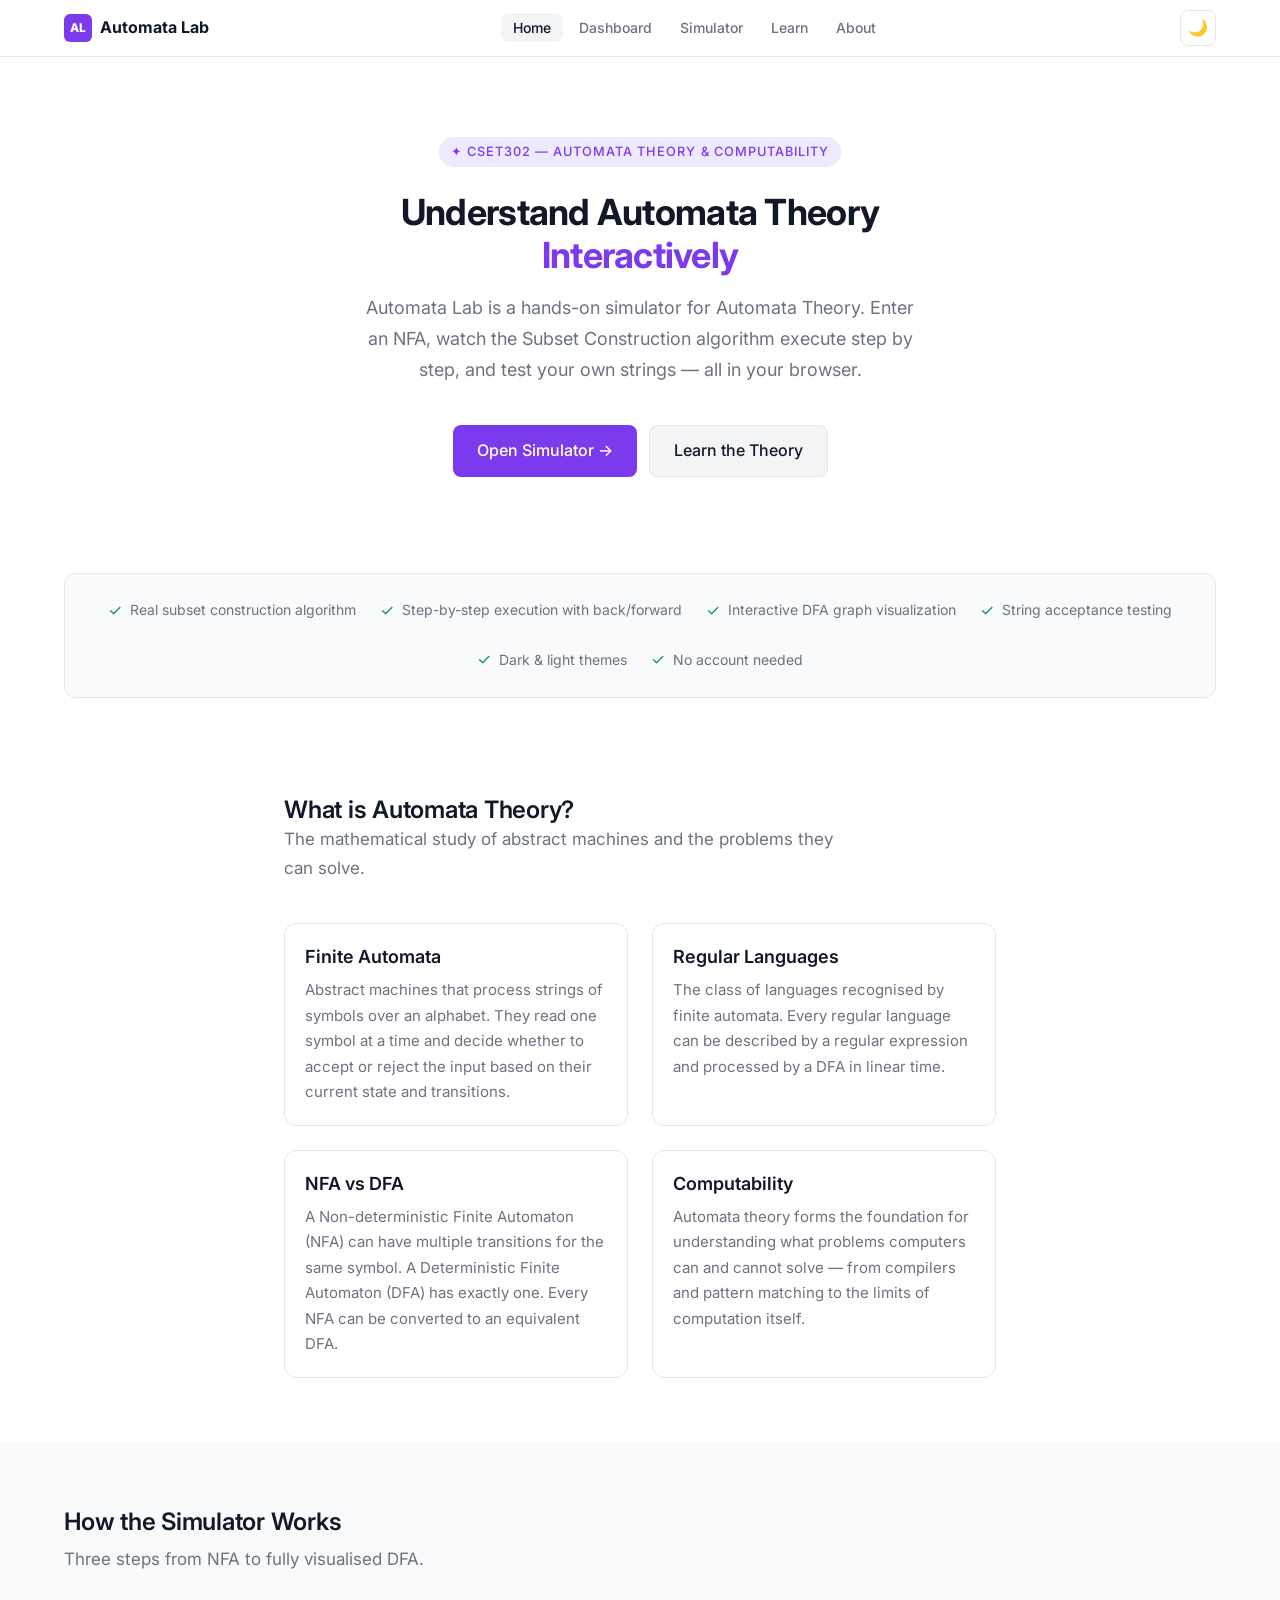
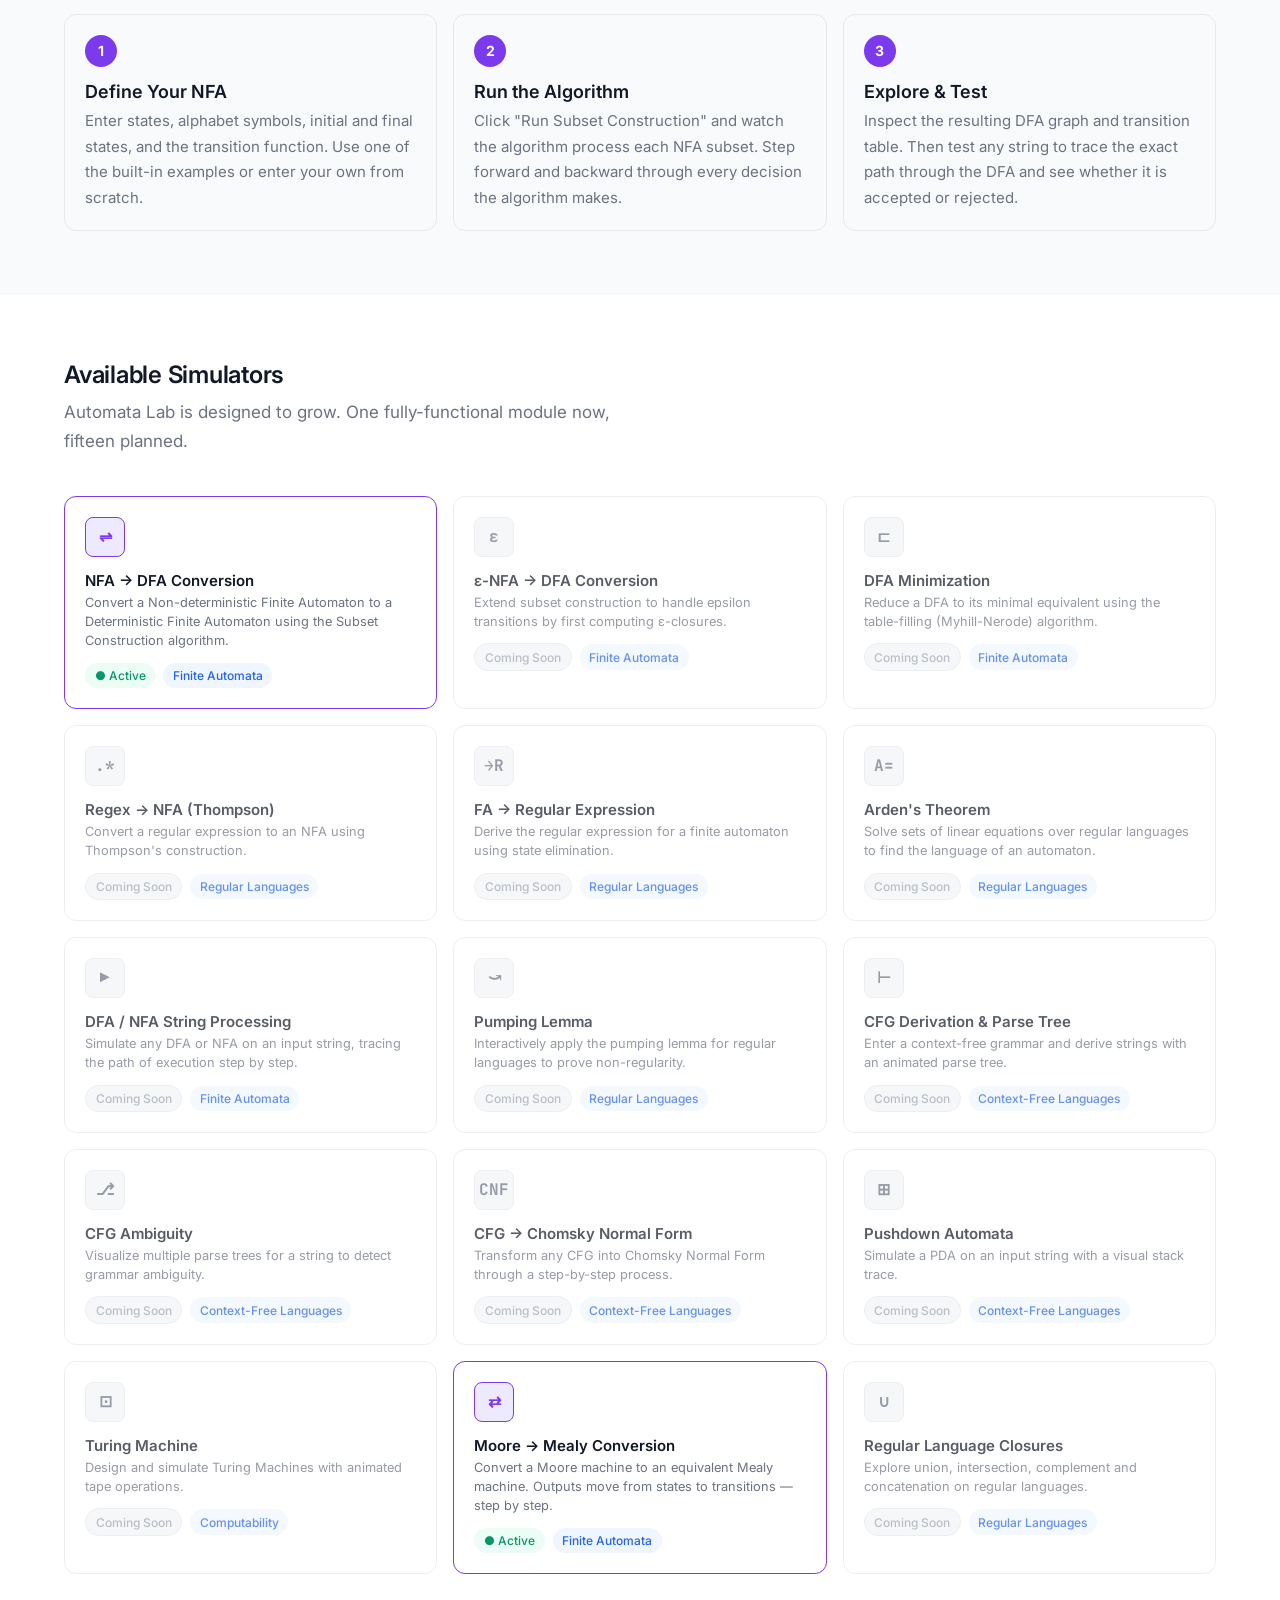
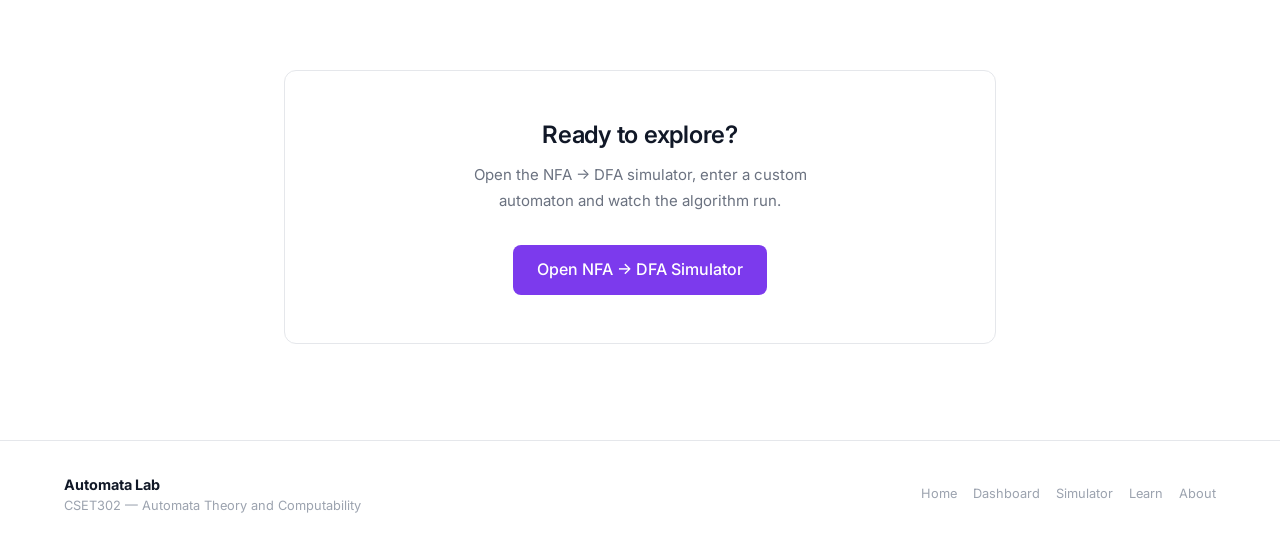
<file: index.html>
<!DOCTYPE html>
<html lang="en">
<head>
  <meta charset="UTF-8" />
  <meta name="viewport" content="width=device-width, initial-scale=1.0" />
  <title>Automata Lab — Interactive Automata Theory Simulator</title>
  <meta name="description" content="An interactive educational platform for learning Automata Theory. Convert NFAs to DFAs, visualize automata, and test strings — step by step." />
  <link rel="preconnect" href="https://fonts.googleapis.com" />
  <link rel="preconnect" href="https://fonts.gstatic.com" crossorigin />
  <link href="https://fonts.googleapis.com/css2?family=Inter:wght@400;500;600;700&family=JetBrains+Mono:wght@400;600&display=swap" rel="stylesheet" />
  <link rel="stylesheet" href="css/style.css" />
  <script src="js/components/layout.js" defer></script>
  <script src="js/data/simulatorRegistry.js"></script>
</head>
<body>

  <!-- Hero -->
  <main>
    <section class="hero">
      <div class="container">
        <div class="hero-kicker" aria-label="University Project">
          ✦ CSET302 — Automata Theory &amp; Computability
        </div>
        <h1>Understand Automata Theory<br/><span style="color:var(--accent)">Interactively</span></h1>
        <p>Automata Lab is a hands-on simulator for Automata Theory. Enter an NFA, watch the Subset Construction algorithm execute step by step, and test your own strings — all in your browser.</p>
        <div class="hero-actions">
          <a href="simulator.html" class="btn btn-primary btn-lg">
            Open Simulator →
          </a>
          <a href="learning.html" class="btn btn-secondary btn-lg">
            Learn the Theory
          </a>
        </div>
      </div>
    </section>

    <!-- Feature strip -->
    <section class="section-sm" aria-label="Key features">
      <div class="container">
        <div class="feature-strip">
          <div class="feature-item"><span class="fi-icon" aria-hidden="true">✓</span> Real subset construction algorithm</div>
          <div class="feature-item"><span class="fi-icon" aria-hidden="true">✓</span> Step-by-step execution with back/forward</div>
          <div class="feature-item"><span class="fi-icon" aria-hidden="true">✓</span> Interactive DFA graph visualization</div>
          <div class="feature-item"><span class="fi-icon" aria-hidden="true">✓</span> String acceptance testing</div>
          <div class="feature-item"><span class="fi-icon" aria-hidden="true">✓</span> Dark &amp; light themes</div>
          <div class="feature-item"><span class="fi-icon" aria-hidden="true">✓</span> No account needed</div>
        </div>
      </div>
    </section>

    <!-- What is Automata Theory -->
    <section class="section" aria-labelledby="what-is-heading">
      <div class="container-sm">
        <h2 id="what-is-heading">What is Automata Theory?</h2>
        <p class="section-subtitle">The mathematical study of abstract machines and the problems they can solve.</p>
        <div class="grid-2" style="gap:1.5rem">
          <div class="card">
            <h3 style="margin-bottom:.5rem">Finite Automata</h3>
            <p>Abstract machines that process strings of symbols over an alphabet. They read one symbol at a time and decide whether to accept or reject the input based on their current state and transitions.</p>
          </div>
          <div class="card">
            <h3 style="margin-bottom:.5rem">Regular Languages</h3>
            <p>The class of languages recognised by finite automata. Every regular language can be described by a regular expression and processed by a DFA in linear time.</p>
          </div>
          <div class="card">
            <h3 style="margin-bottom:.5rem">NFA vs DFA</h3>
            <p>A Non-deterministic Finite Automaton (NFA) can have multiple transitions for the same symbol. A Deterministic Finite Automaton (DFA) has exactly one. Every NFA can be converted to an equivalent DFA.</p>
          </div>
          <div class="card">
            <h3 style="margin-bottom:.5rem">Computability</h3>
            <p>Automata theory forms the foundation for understanding what problems computers can and cannot solve — from compilers and pattern matching to the limits of computation itself.</p>
          </div>
        </div>
      </div>
    </section>

    <!-- How it works -->
    <section class="section" style="background:var(--bg-elevated)" aria-labelledby="how-heading">
      <div class="container">
        <h2 id="how-heading" class="section-title">How the Simulator Works</h2>
        <p class="section-subtitle">Three steps from NFA to fully visualised DFA.</p>
        <div class="steps">
          <div class="step-card animate-in">
            <div class="step-num" aria-hidden="true">1</div>
            <h3>Define Your NFA</h3>
            <p>Enter states, alphabet symbols, initial and final states, and the transition function. Use one of the built-in examples or enter your own from scratch.</p>
          </div>
          <div class="step-card animate-in">
            <div class="step-num" aria-hidden="true">2</div>
            <h3>Run the Algorithm</h3>
            <p>Click "Run Subset Construction" and watch the algorithm process each NFA subset. Step forward and backward through every decision the algorithm makes.</p>
          </div>
          <div class="step-card animate-in">
            <div class="step-num" aria-hidden="true">3</div>
            <h3>Explore &amp; Test</h3>
            <p>Inspect the resulting DFA graph and transition table. Then test any string to trace the exact path through the DFA and see whether it is accepted or rejected.</p>
          </div>
        </div>
      </div>
    </section>

    <!-- Available modules -->
    <section class="section" aria-labelledby="modules-heading">
      <div class="container">
        <h2 id="modules-heading" class="section-title">Available Simulators</h2>
        <p class="section-subtitle">Automata Lab is designed to grow. One fully-functional module now, fifteen planned.</p>
        <div class="grid-auto" id="home-module-grid" role="list">
          <!-- Rendered by JS -->
        </div>
      </div>
    </section>

    <!-- CTA -->
    <section class="section-sm" aria-label="Call to action">
      <div class="container-sm" style="text-align:center">
        <div class="card" style="padding:3rem 2rem">
          <h2 style="margin-bottom:.75rem">Ready to explore?</h2>
          <p style="margin-bottom:2rem;max-width:400px;margin-left:auto;margin-right:auto">Open the NFA → DFA simulator, enter a custom automaton and watch the algorithm run.</p>
          <a href="simulator.html" class="btn btn-primary btn-lg">Open NFA → DFA Simulator</a>
        </div>
      </div>
    </section>
  </main>

  <script>
    // Render module preview grid
    document.addEventListener('DOMContentLoaded', function () {
      const grid = document.getElementById('home-module-grid');
      if (!grid || typeof SIMULATORS === 'undefined') return;

      SIMULATORS.forEach(function (mod) {
        const isActive = mod.status === 'active';
        const div = document.createElement(isActive ? 'a' : 'div');
        if (isActive) div.href = mod.page || 'simulator.html';
        div.className = 'module-card' + (isActive ? ' active-module' : ' coming-soon');
        div.setAttribute('role', 'listitem');
        div.innerHTML = `
          <div class="module-icon" aria-hidden="true">${mod.icon}</div>
          <div>
            <div class="module-title">${mod.title}</div>
            <div class="module-desc">${mod.description}</div>
          </div>
          <div class="module-meta">
            <span class="badge ${isActive ? 'badge-active' : 'badge-soon'}">
              ${isActive ? '● Active' : 'Coming Soon'}
            </span>
            <span class="badge badge-info">${mod.topic}</span>
          </div>
        `;
        grid.appendChild(div);
      });
    });
  </script>
</body>
</html>
</file>
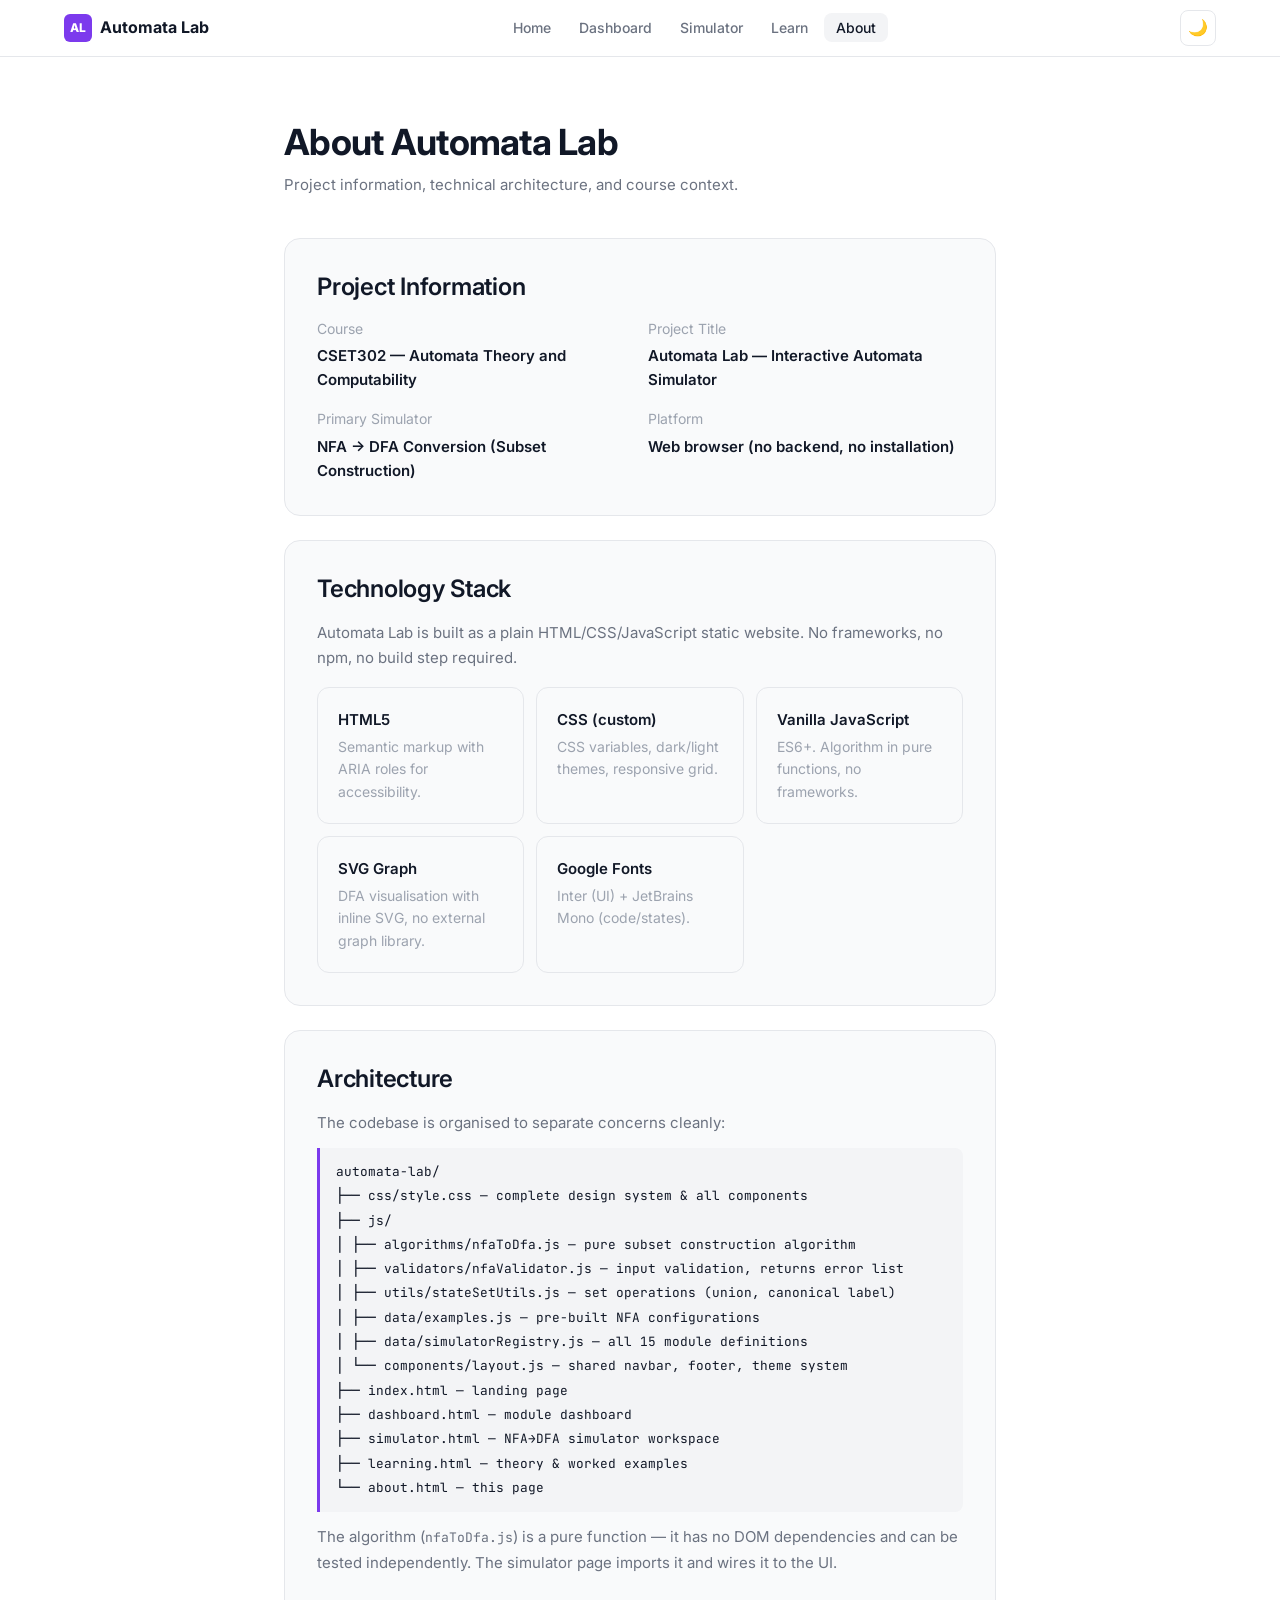
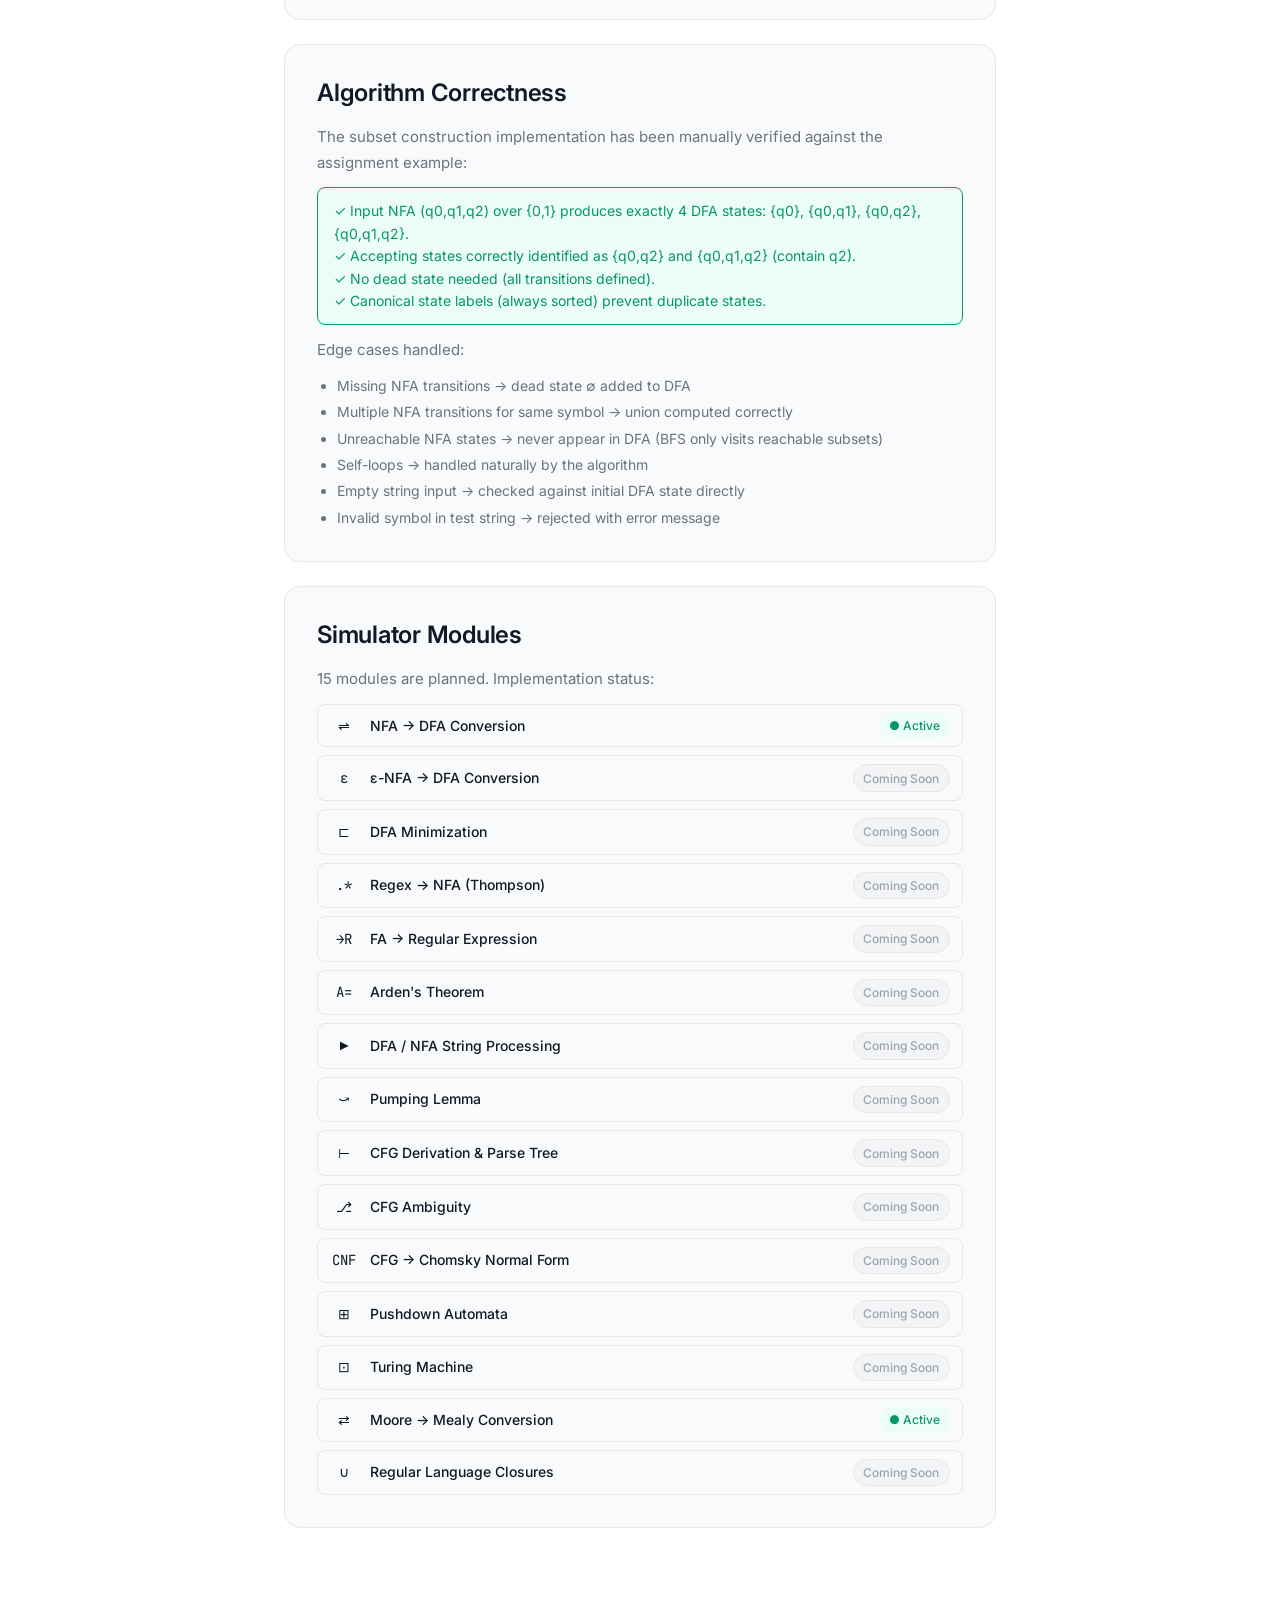
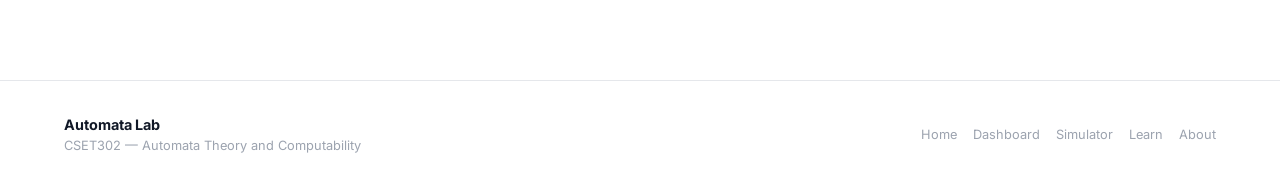
<file: about.html>
<!DOCTYPE html>
<html lang="en">
<head>
  <meta charset="UTF-8" />
  <meta name="viewport" content="width=device-width, initial-scale=1.0" />
  <title>About — Automata Lab</title>
  <link rel="preconnect" href="https://fonts.googleapis.com" />
  <link rel="preconnect" href="https://fonts.gstatic.com" crossorigin />
  <link href="https://fonts.googleapis.com/css2?family=Inter:wght@400;500;600;700&family=JetBrains+Mono:wght@400;600&display=swap" rel="stylesheet" />
  <link rel="stylesheet" href="css/style.css" />
  <script src="js/components/layout.js" defer></script>
  <script src="js/data/simulatorRegistry.js"></script>
</head>
<body>
<main>
<div class="section">
<div class="container-sm">

  <h1 style="margin-bottom:.5rem">About Automata Lab</h1>
  <p style="margin-bottom:2.5rem">Project information, technical architecture, and course context.</p>

  <!-- Project Info -->
  <div class="learn-section">
    <h2>Project Information</h2>
    <div class="grid-2" style="gap:1rem;margin-top:1rem">
      <div>
        <div class="text-muted text-sm" style="margin-bottom:.25rem">Course</div>
        <div style="font-weight:600">CSET302 — Automata Theory and Computability</div>
      </div>
      <div>
        <div class="text-muted text-sm" style="margin-bottom:.25rem">Project Title</div>
        <div style="font-weight:600">Automata Lab — Interactive Automata Simulator</div>
      </div>
      <div>
        <div class="text-muted text-sm" style="margin-bottom:.25rem">Primary Simulator</div>
        <div style="font-weight:600">NFA → DFA Conversion (Subset Construction)</div>
      </div>
      <div>
        <div class="text-muted text-sm" style="margin-bottom:.25rem">Platform</div>
        <div style="font-weight:600">Web browser (no backend, no installation)</div>
      </div>
    </div>
  </div>

  <!-- Technical Stack -->
  <div class="learn-section">
    <h2>Technology Stack</h2>
    <p>Automata Lab is built as a plain HTML/CSS/JavaScript static website. No frameworks, no npm, no build step required.</p>
    <div style="display:grid;grid-template-columns:repeat(auto-fill,minmax(200px,1fr));gap:.75rem;margin-top:1rem">
      <div class="card-elevated">
        <div style="font-weight:600;margin-bottom:.25rem">HTML5</div>
        <div class="text-muted text-sm">Semantic markup with ARIA roles for accessibility.</div>
      </div>
      <div class="card-elevated">
        <div style="font-weight:600;margin-bottom:.25rem">CSS (custom)</div>
        <div class="text-muted text-sm">CSS variables, dark/light themes, responsive grid.</div>
      </div>
      <div class="card-elevated">
        <div style="font-weight:600;margin-bottom:.25rem">Vanilla JavaScript</div>
        <div class="text-muted text-sm">ES6+. Algorithm in pure functions, no frameworks.</div>
      </div>
      <div class="card-elevated">
        <div style="font-weight:600;margin-bottom:.25rem">SVG Graph</div>
        <div class="text-muted text-sm">DFA visualisation with inline SVG, no external graph library.</div>
      </div>
      <div class="card-elevated">
        <div style="font-weight:600;margin-bottom:.25rem">Google Fonts</div>
        <div class="text-muted text-sm">Inter (UI) + JetBrains Mono (code/states).</div>
      </div>
    </div>
  </div>

  <!-- Architecture -->
  <div class="learn-section">
    <h2>Architecture</h2>
    <p>The codebase is organised to separate concerns cleanly:</p>
    <div class="math-def" style="font-size:.8rem;line-height:1.9">
      automata-lab/<br/>
      ├── css/style.css           — complete design system &amp; all components<br/>
      ├── js/<br/>
      │   ├── algorithms/nfaToDfa.js   — pure subset construction algorithm<br/>
      │   ├── validators/nfaValidator.js — input validation, returns error list<br/>
      │   ├── utils/stateSetUtils.js   — set operations (union, canonical label)<br/>
      │   ├── data/examples.js         — pre-built NFA configurations<br/>
      │   ├── data/simulatorRegistry.js — all 15 module definitions<br/>
      │   └── components/layout.js     — shared navbar, footer, theme system<br/>
      ├── index.html      — landing page<br/>
      ├── dashboard.html  — module dashboard<br/>
      ├── simulator.html  — NFA→DFA simulator workspace<br/>
      ├── learning.html   — theory &amp; worked examples<br/>
      └── about.html      — this page
    </div>
    <p style="margin-top:.75rem">The algorithm (<code>nfaToDfa.js</code>) is a pure function — it has no DOM dependencies and can be tested independently. The simulator page imports it and wires it to the UI.</p>
  </div>

  <!-- Algorithm correctness -->
  <div class="learn-section">
    <h2>Algorithm Correctness</h2>
    <p>The subset construction implementation has been manually verified against the assignment example:</p>
    <div class="alert alert-success" style="margin:.75rem 0">
      ✓ Input NFA (q0,q1,q2) over {0,1} produces exactly 4 DFA states: {q0}, {q0,q1}, {q0,q2}, {q0,q1,q2}.<br/>
      ✓ Accepting states correctly identified as {q0,q2} and {q0,q1,q2} (contain q2).<br/>
      ✓ No dead state needed (all transitions defined).<br/>
      ✓ Canonical state labels (always sorted) prevent duplicate states.
    </div>
    <p>Edge cases handled:</p>
    <ul style="margin-left:1.25rem;color:var(--text-secondary);font-size:.875rem;display:flex;flex-direction:column;gap:.25rem">
      <li>Missing NFA transitions → dead state ∅ added to DFA</li>
      <li>Multiple NFA transitions for same symbol → union computed correctly</li>
      <li>Unreachable NFA states → never appear in DFA (BFS only visits reachable subsets)</li>
      <li>Self-loops → handled naturally by the algorithm</li>
      <li>Empty string input → checked against initial DFA state directly</li>
      <li>Invalid symbol in test string → rejected with error message</li>
    </ul>
  </div>

  <!-- Module status -->
  <div class="learn-section">
    <h2>Simulator Modules</h2>
    <p>15 modules are planned. Implementation status:</p>
    <div id="about-modules" style="display:flex;flex-direction:column;gap:.5rem;margin-top:.75rem">
      <!-- rendered by JS -->
    </div>
  </div>

</div>
</div>
</main>

<script>
  document.addEventListener('DOMContentLoaded', function () {
    const container = document.getElementById('about-modules');
    if (!container || typeof SIMULATORS === 'undefined') return;
    SIMULATORS.forEach(function (mod) {
      const row = document.createElement('div');
      row.style.cssText = 'display:flex;align-items:center;gap:.75rem;padding:.5rem .75rem;border-radius:8px;border:1px solid var(--border);font-size:.875rem';
      row.innerHTML = `
        <span style="font-family:var(--font-mono);width:28px;text-align:center">${mod.icon}</span>
        <span style="flex:1;font-weight:500">${mod.title}</span>
        <span class="badge ${mod.status === 'active' ? 'badge-active' : 'badge-soon'}">${mod.status === 'active' ? '● Active' : 'Coming Soon'}</span>
      `;
      container.appendChild(row);
    });
  });
</script>
</body>
</html>
</file>
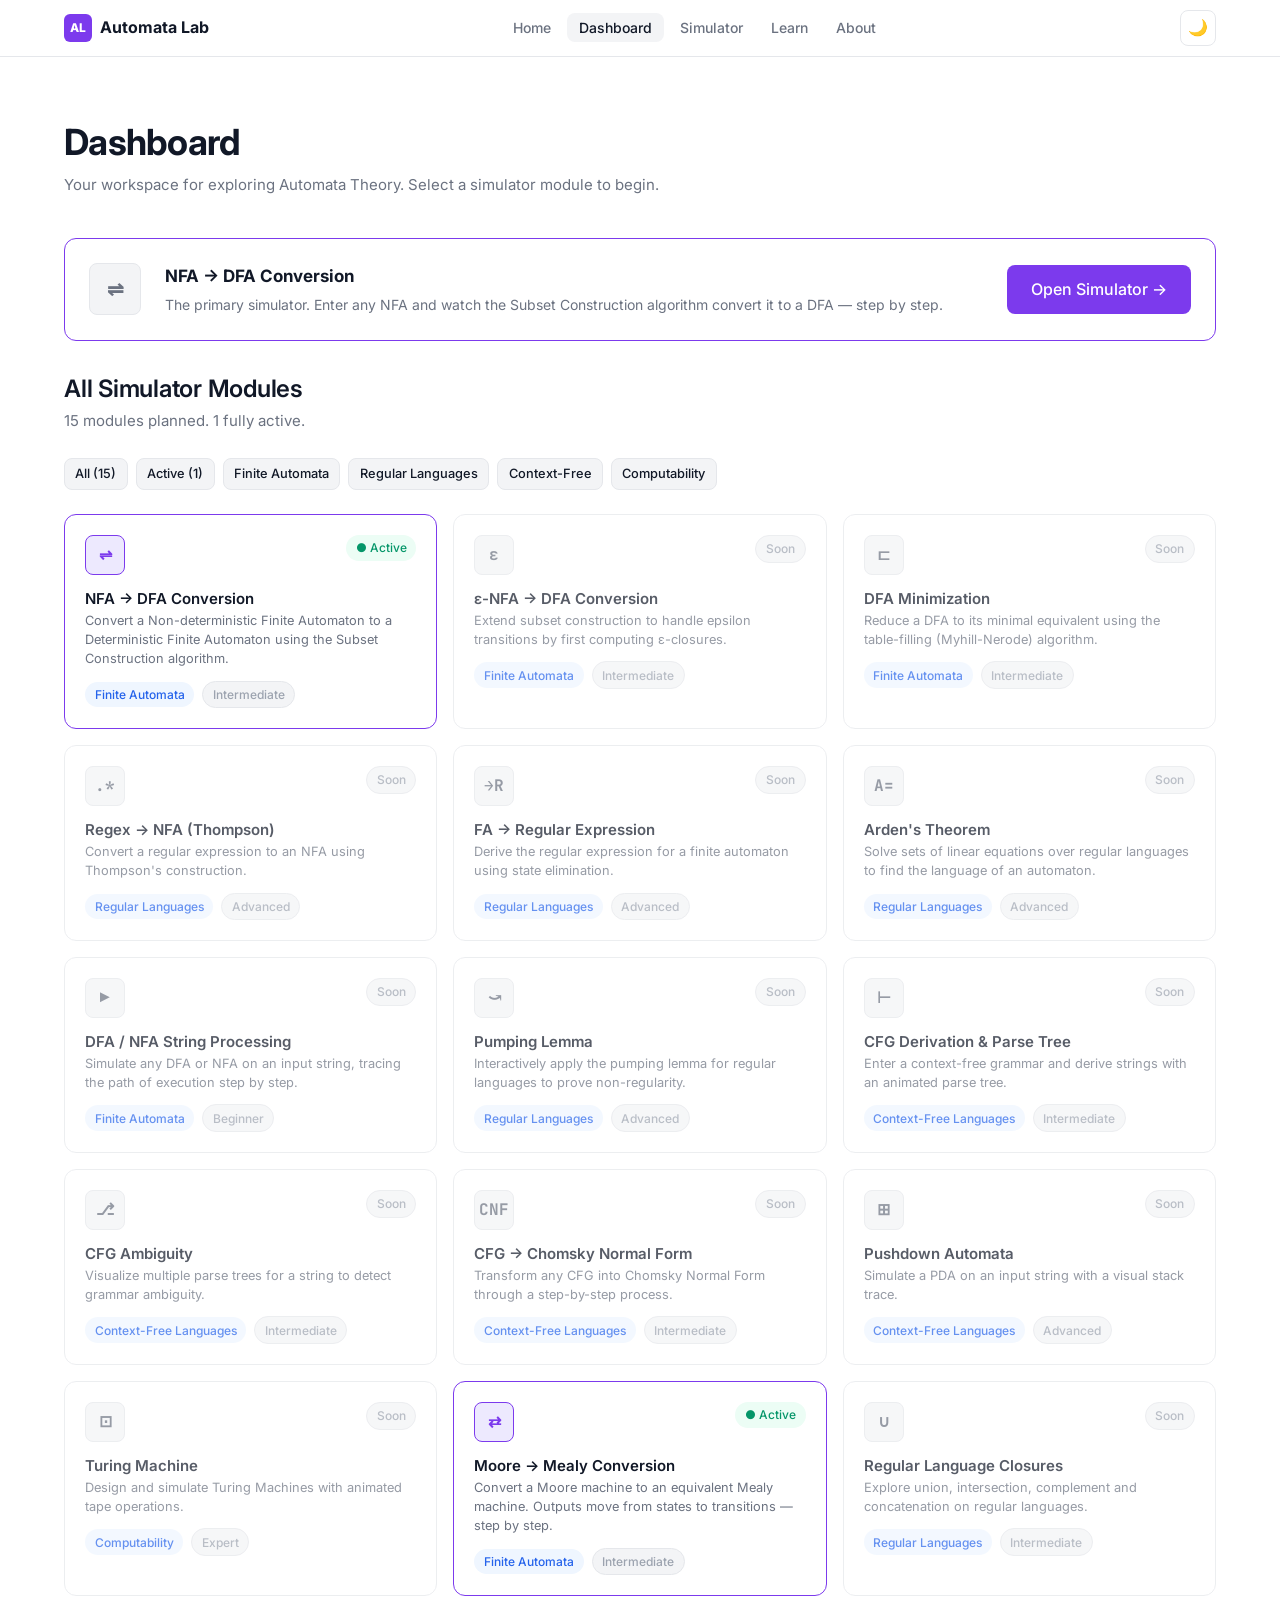
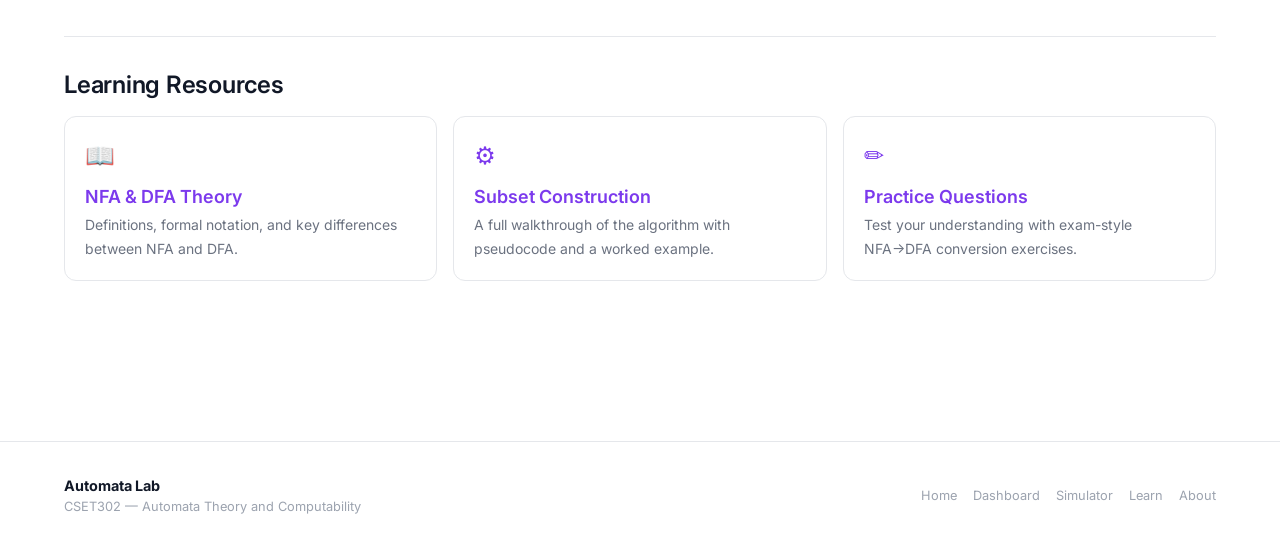
<file: dashboard.html>
<!DOCTYPE html>
<html lang="en">
<head>
  <meta charset="UTF-8" />
  <meta name="viewport" content="width=device-width, initial-scale=1.0" />
  <title>Dashboard — Automata Lab</title>
  <link rel="preconnect" href="https://fonts.googleapis.com" />
  <link rel="preconnect" href="https://fonts.gstatic.com" crossorigin />
  <link href="https://fonts.googleapis.com/css2?family=Inter:wght@400;500;600;700&family=JetBrains+Mono:wght@400;600&display=swap" rel="stylesheet" />
  <link rel="stylesheet" href="css/style.css" />
  <script src="js/components/layout.js" defer></script>
  <script src="js/data/simulatorRegistry.js"></script>
</head>
<body>
  <main>
    <div class="section">
      <div class="container">

        <!-- Welcome -->
        <div style="margin-bottom:2.5rem">
          <h1 style="margin-bottom:.5rem">Dashboard</h1>
          <p>Your workspace for exploring Automata Theory. Select a simulator module to begin.</p>
        </div>

        <!-- Quick access card -->
        <div class="card" style="border-color:var(--accent);padding:1.5rem;margin-bottom:2rem;display:flex;align-items:center;gap:1.5rem;flex-wrap:wrap">
          <div class="module-icon active-module" style="width:52px;height:52px;font-size:1.25rem" aria-hidden="true">⇌</div>
          <div style="flex:1;min-width:200px">
            <div style="font-weight:700;font-size:1.0625rem;margin-bottom:.25rem">NFA → DFA Conversion</div>
            <div style="font-size:.875rem;color:var(--text-secondary)">The primary simulator. Enter any NFA and watch the Subset Construction algorithm convert it to a DFA — step by step.</div>
          </div>
          <a href="simulator.html" class="btn btn-primary btn-lg" style="white-space:nowrap">Open Simulator →</a>
        </div>

        <!-- All modules -->
        <div style="margin-bottom:1rem">
          <h2>All Simulator Modules</h2>
          <p style="margin-top:.25rem;margin-bottom:1.5rem">15 modules planned. 1 fully active.</p>
        </div>

        <!-- Filter row -->
        <div style="display:flex;gap:.5rem;flex-wrap:wrap;margin-bottom:1.5rem">
          <button class="btn btn-secondary btn-sm filter-btn active" data-filter="all">All (15)</button>
          <button class="btn btn-secondary btn-sm filter-btn" data-filter="active">Active (1)</button>
          <button class="btn btn-secondary btn-sm filter-btn" data-filter="Finite Automata">Finite Automata</button>
          <button class="btn btn-secondary btn-sm filter-btn" data-filter="Regular Languages">Regular Languages</button>
          <button class="btn btn-secondary btn-sm filter-btn" data-filter="Context-Free Languages">Context-Free</button>
          <button class="btn btn-secondary btn-sm filter-btn" data-filter="Computability">Computability</button>
        </div>

        <div class="grid-auto" id="dashboard-grid" role="list">
          <!-- rendered by JS -->
        </div>

        <div class="divider" style="margin-top:2.5rem"></div>

        <!-- Learning Resources -->
        <div style="margin-bottom:1rem">
          <h2>Learning Resources</h2>
        </div>
        <div class="grid-3" style="margin-bottom:2rem">
          <a href="learning.html#nfa" class="card" style="text-decoration:none">
            <div style="font-size:1.5rem;margin-bottom:.5rem" aria-hidden="true">📖</div>
            <h3>NFA &amp; DFA Theory</h3>
            <p style="margin-top:.25rem;font-size:.875rem">Definitions, formal notation, and key differences between NFA and DFA.</p>
          </a>
          <a href="learning.html#algorithm" class="card" style="text-decoration:none">
            <div style="font-size:1.5rem;margin-bottom:.5rem" aria-hidden="true">⚙️</div>
            <h3>Subset Construction</h3>
            <p style="margin-top:.25rem;font-size:.875rem">A full walkthrough of the algorithm with pseudocode and a worked example.</p>
          </a>
          <a href="learning.html#practice" class="card" style="text-decoration:none">
            <div style="font-size:1.5rem;margin-bottom:.5rem" aria-hidden="true">✏️</div>
            <h3>Practice Questions</h3>
            <p style="margin-top:.25rem;font-size:.875rem">Test your understanding with exam-style NFA→DFA conversion exercises.</p>
          </a>
        </div>

      </div>
    </div>
  </main>

  <script>
    document.addEventListener('DOMContentLoaded', function () {
      const grid = document.getElementById('dashboard-grid');
      if (!grid || typeof SIMULATORS === 'undefined') return;

      let currentFilter = 'all';

      function renderGrid(filter) {
        grid.innerHTML = '';
        const list = SIMULATORS.filter(function (mod) {
          if (filter === 'all')    return true;
          if (filter === 'active') return mod.status === 'active';
          return mod.topic === filter;
        });
        list.forEach(function (mod) {
          const isActive = mod.status === 'active';
          const el = document.createElement(isActive ? 'a' : 'div');
          if (isActive) el.href = mod.page || 'simulator.html';
          el.className = 'module-card' + (isActive ? ' active-module' : ' coming-soon');
          el.setAttribute('role', 'listitem');
          el.innerHTML = `
            <div style="display:flex;align-items:flex-start;justify-content:space-between;gap:.5rem">
              <div class="module-icon ${isActive ? 'active-module' : ''}" aria-hidden="true">${mod.icon}</div>
              <span class="badge ${isActive ? 'badge-active' : 'badge-soon'}">${isActive ? '● Active' : 'Soon'}</span>
            </div>
            <div>
              <div class="module-title">${mod.title}</div>
              <div class="module-desc">${mod.description}</div>
            </div>
            <div class="module-meta">
              <span class="badge badge-info">${mod.topic}</span>
              <span class="badge badge-soon">${mod.difficulty}</span>
            </div>
          `;
          grid.appendChild(el);
        });
        if (list.length === 0) {
          grid.innerHTML = '<div class="empty-state"><div class="empty-icon">🔍</div><p>No modules match this filter.</p></div>';
        }
      }

      // Filter buttons
      document.querySelectorAll('.filter-btn').forEach(function (btn) {
        btn.addEventListener('click', function () {
          document.querySelectorAll('.filter-btn').forEach(b => b.classList.remove('active'));
          btn.classList.add('active');
          currentFilter = btn.dataset.filter;
          renderGrid(currentFilter);
        });
      });

      renderGrid('all');
    });
  </script>
</body>
</html>
</file>
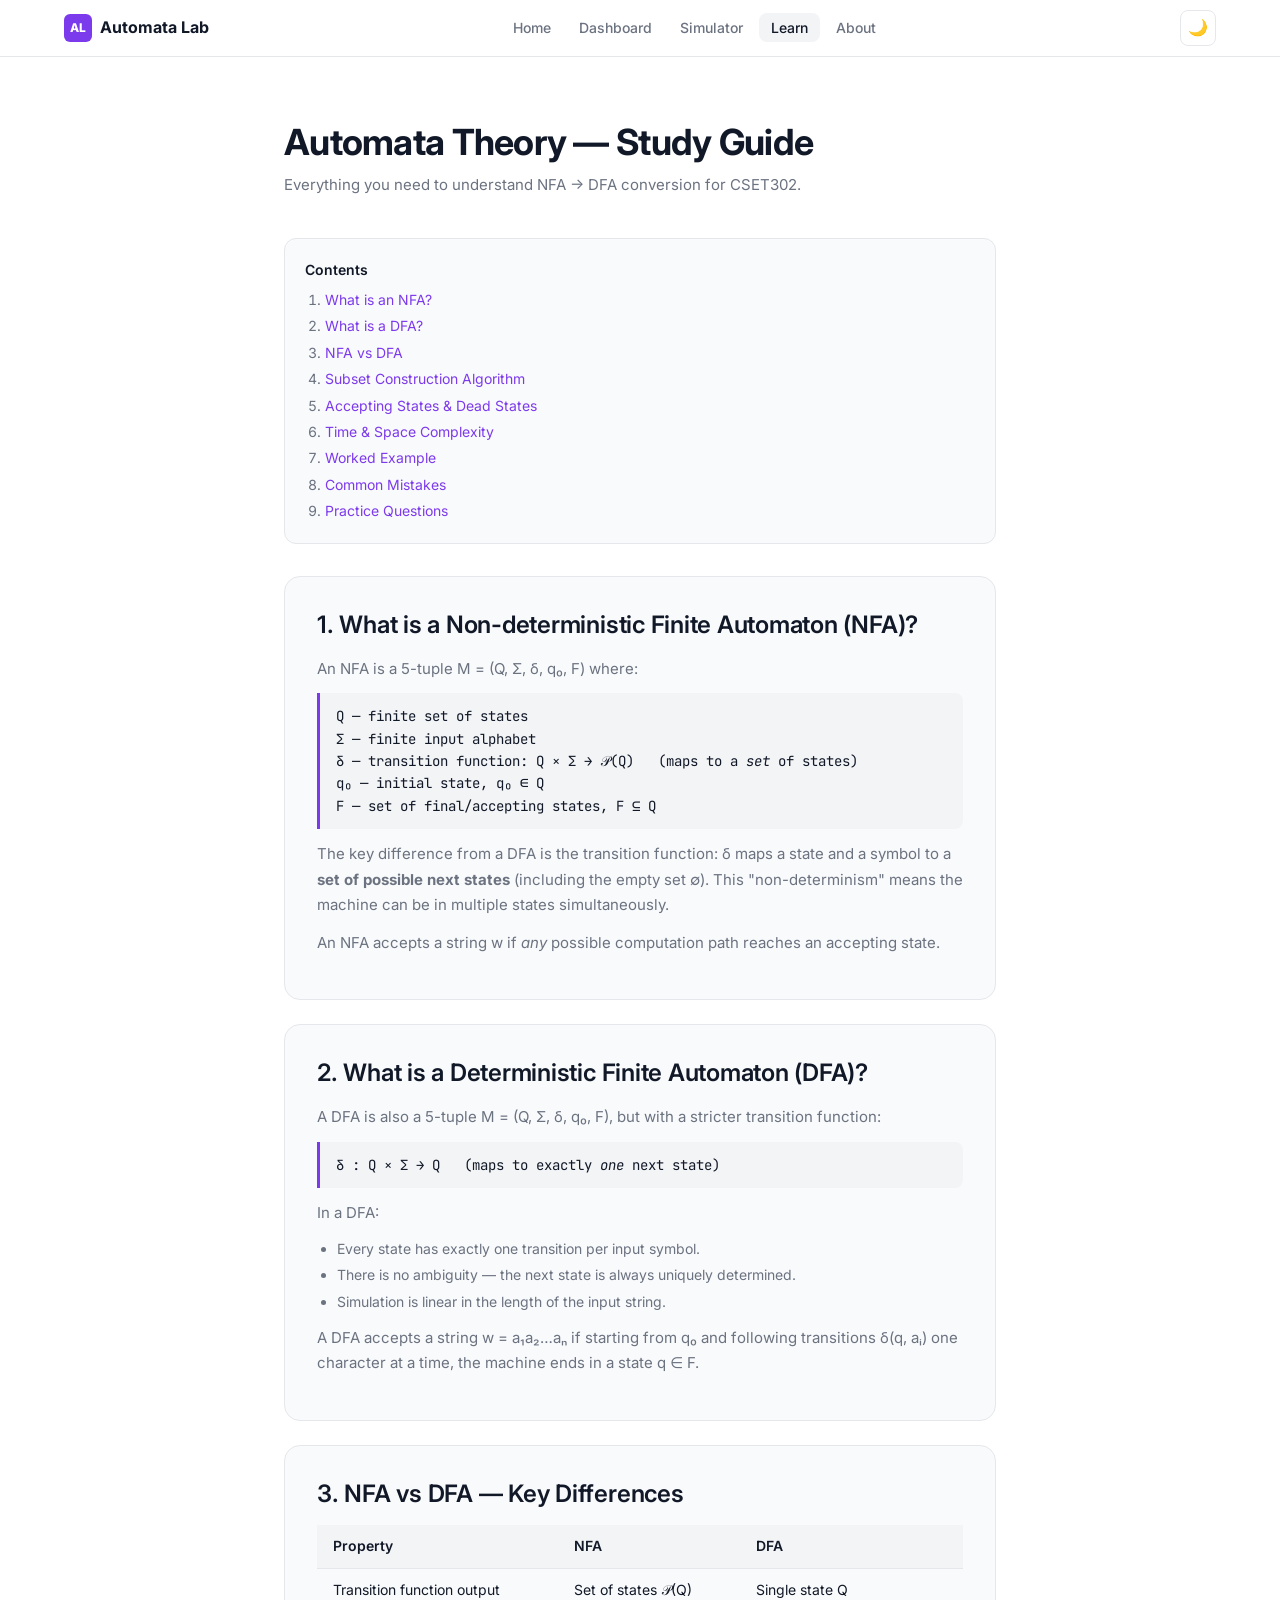
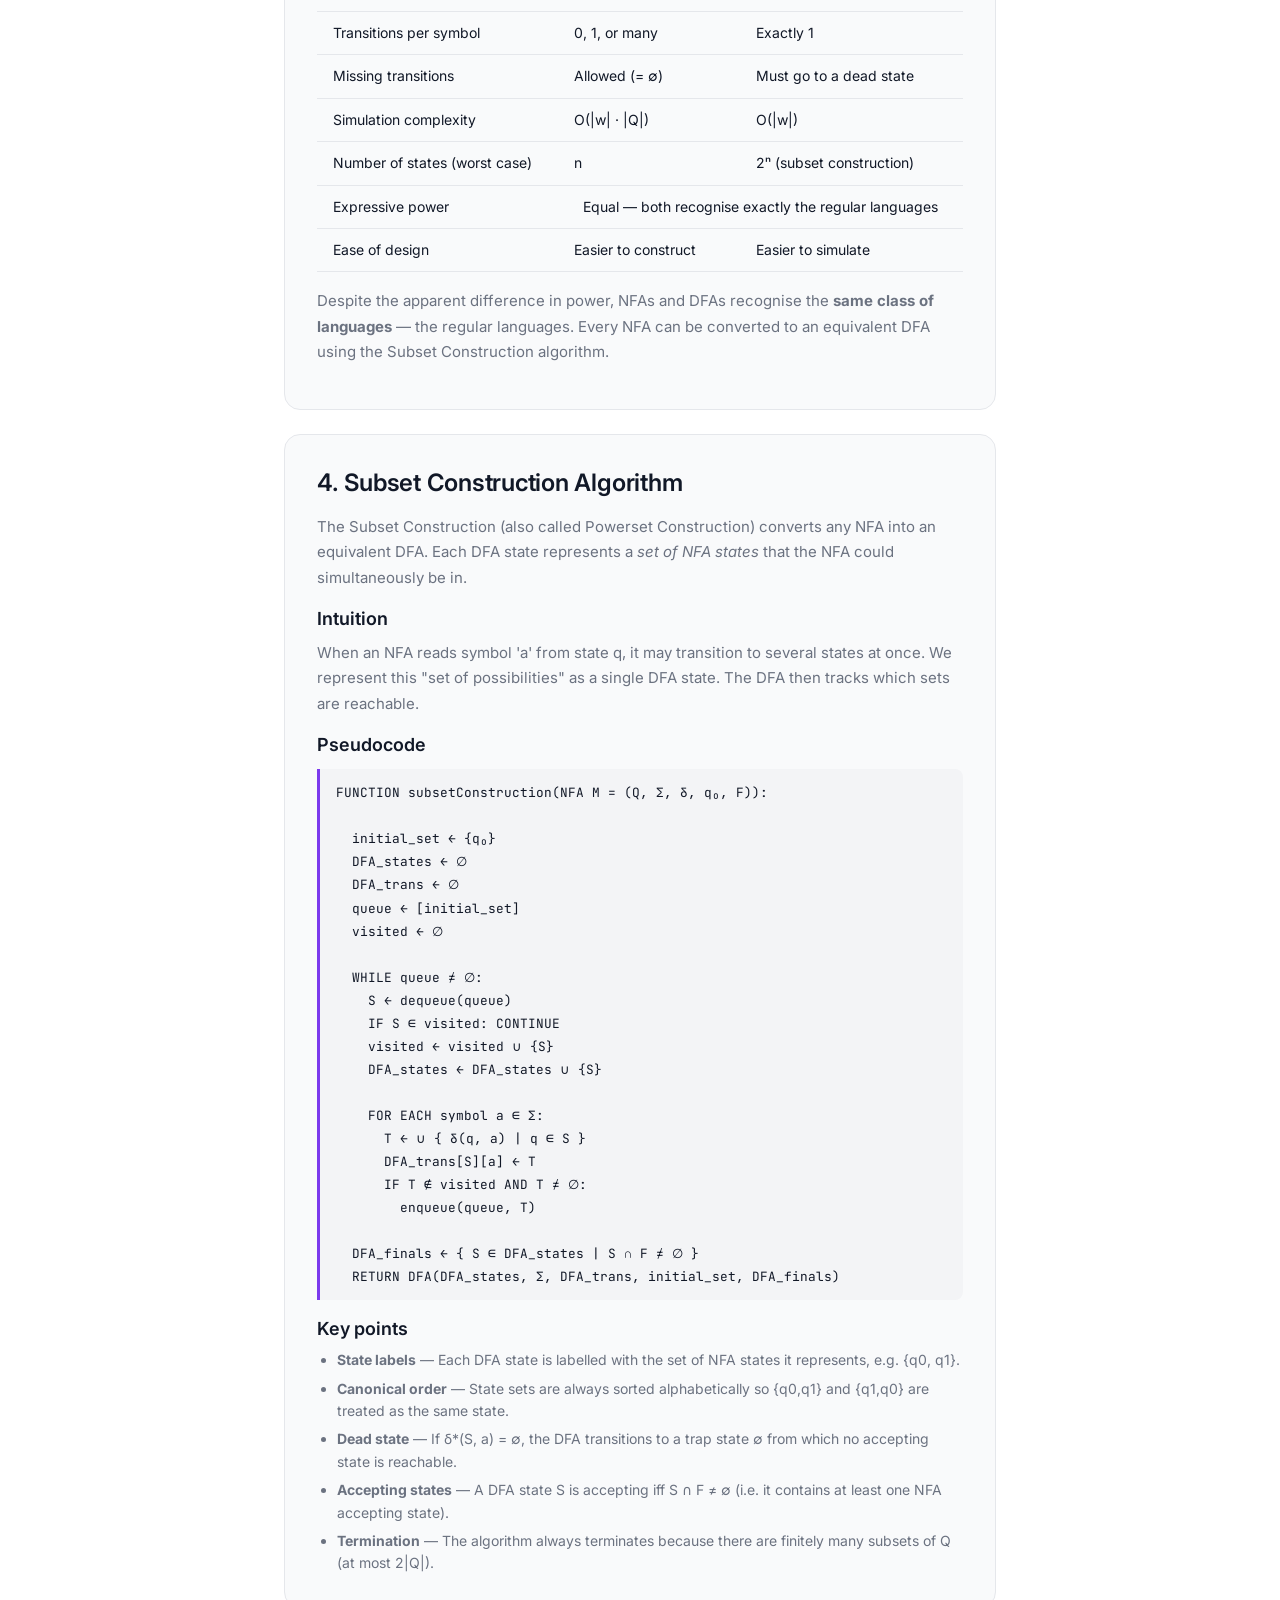
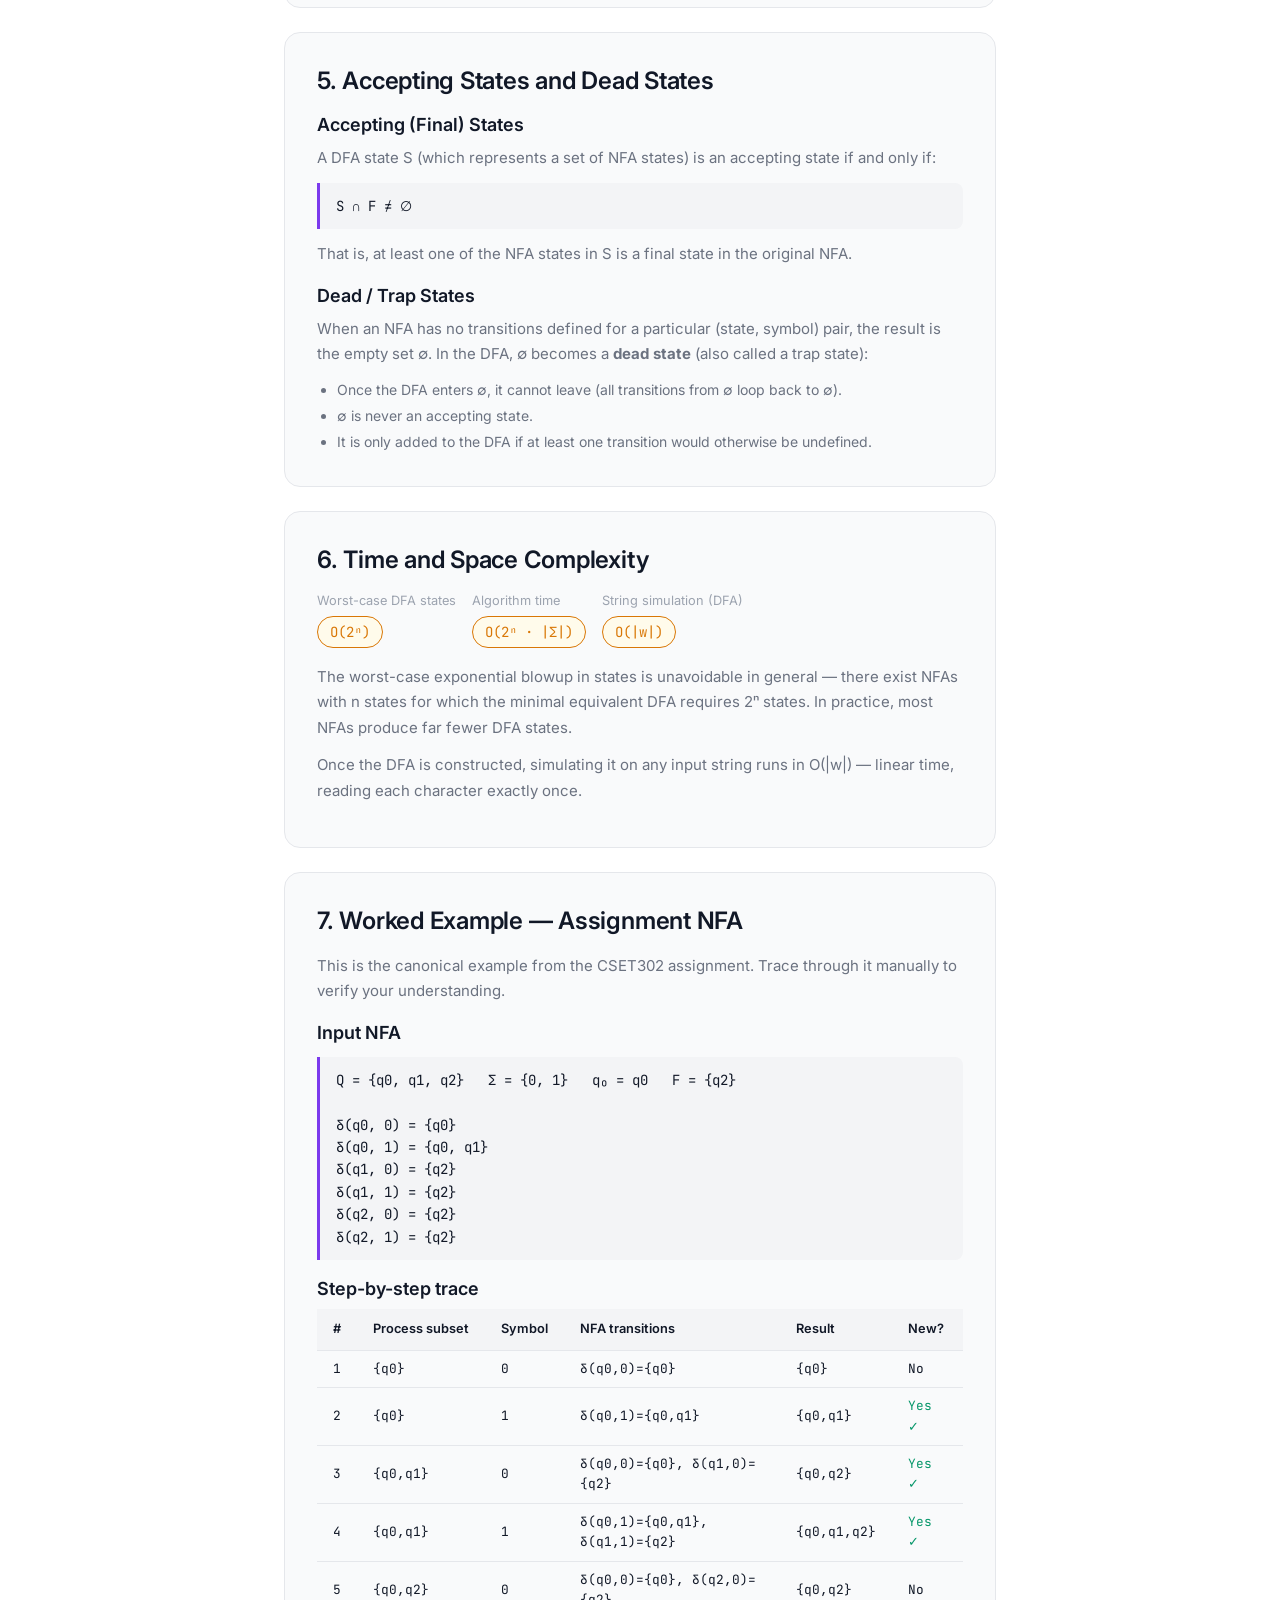
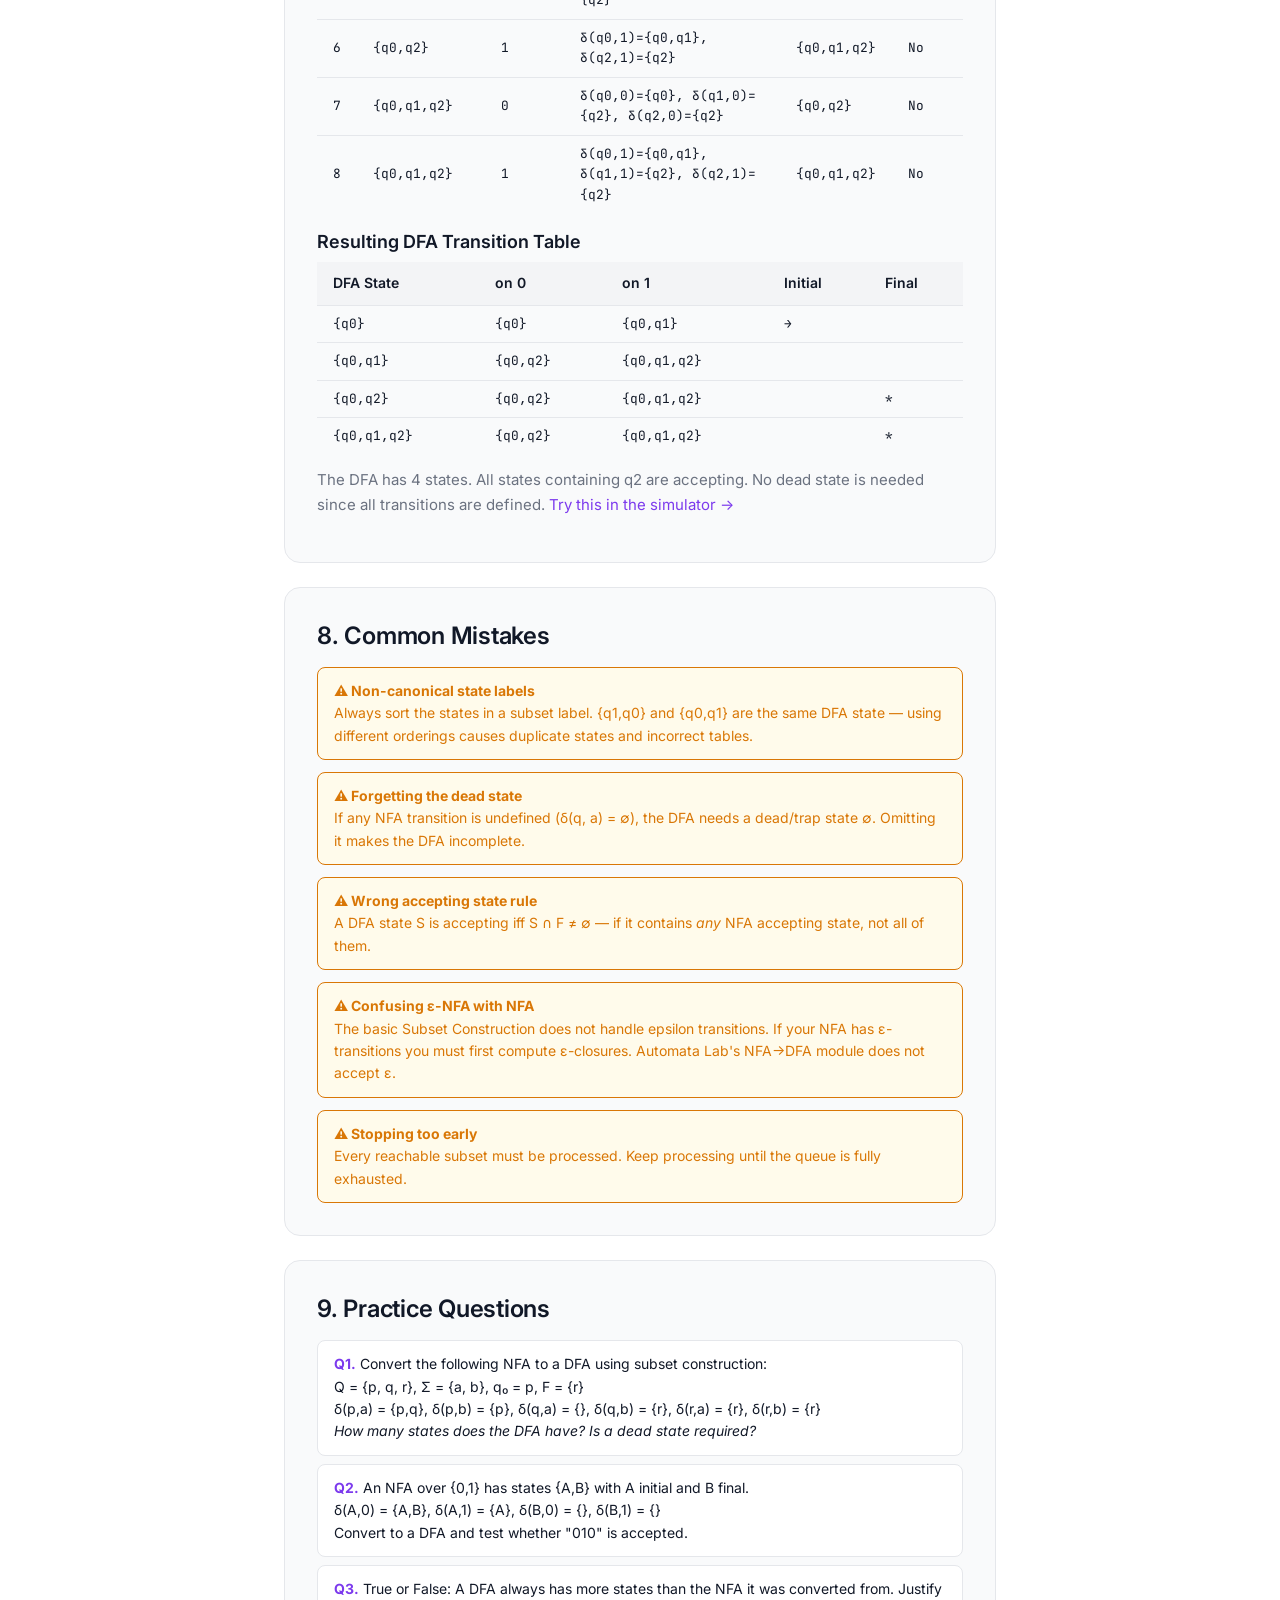
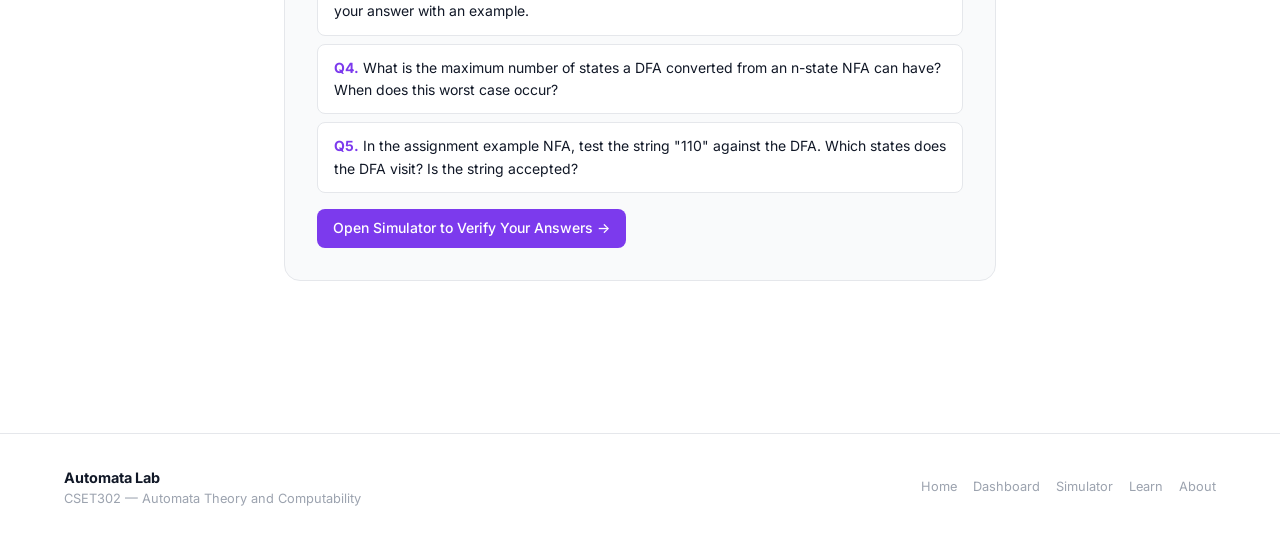
<file: learning.html>
<!DOCTYPE html>
<html lang="en">
<head>
  <meta charset="UTF-8" />
  <meta name="viewport" content="width=device-width, initial-scale=1.0" />
  <title>Learn — Automata Lab</title>
  <link rel="preconnect" href="https://fonts.googleapis.com" />
  <link rel="preconnect" href="https://fonts.gstatic.com" crossorigin />
  <link href="https://fonts.googleapis.com/css2?family=Inter:wght@400;500;600;700&family=JetBrains+Mono:wght@400;600&display=swap" rel="stylesheet" />
  <link rel="stylesheet" href="css/style.css" />
  <script src="js/components/layout.js" defer></script>
</head>
<body>
<main>
<div class="section">
<div class="container-sm">

  <h1 style="margin-bottom:.5rem">Automata Theory — Study Guide</h1>
  <p style="margin-bottom:2.5rem">Everything you need to understand NFA → DFA conversion for CSET302.</p>

  <!-- Table of contents -->
  <nav class="card-elevated" style="margin-bottom:2rem" aria-label="Table of contents">
    <div style="font-weight:600;margin-bottom:.5rem;font-size:.875rem">Contents</div>
    <ol style="margin-left:1.25rem;font-size:.875rem;color:var(--text-secondary);display:flex;flex-direction:column;gap:.25rem">
      <li><a href="#nfa">What is an NFA?</a></li>
      <li><a href="#dfa">What is a DFA?</a></li>
      <li><a href="#comparison">NFA vs DFA</a></li>
      <li><a href="#algorithm">Subset Construction Algorithm</a></li>
      <li><a href="#accepting">Accepting States &amp; Dead States</a></li>
      <li><a href="#complexity">Time &amp; Space Complexity</a></li>
      <li><a href="#worked">Worked Example</a></li>
      <li><a href="#mistakes">Common Mistakes</a></li>
      <li><a href="#practice">Practice Questions</a></li>
    </ol>
  </nav>

  <!-- NFA -->
  <div class="learn-section" id="nfa">
    <h2>1. What is a Non-deterministic Finite Automaton (NFA)?</h2>
    <p>An NFA is a 5-tuple M = (Q, Σ, δ, q₀, F) where:</p>
    <div class="math-def">
      Q  — finite set of states<br/>
      Σ  — finite input alphabet<br/>
      δ  — transition function: Q × Σ → 𝒫(Q) &nbsp; (maps to a <em>set</em> of states)<br/>
      q₀ — initial state, q₀ ∈ Q<br/>
      F  — set of final/accepting states, F ⊆ Q
    </div>
    <p>The key difference from a DFA is the transition function: δ maps a state and a symbol to a <strong>set of possible next states</strong> (including the empty set ∅). This "non-determinism" means the machine can be in multiple states simultaneously.</p>
    <p>An NFA accepts a string w if <em>any</em> possible computation path reaches an accepting state.</p>
  </div>

  <!-- DFA -->
  <div class="learn-section" id="dfa">
    <h2>2. What is a Deterministic Finite Automaton (DFA)?</h2>
    <p>A DFA is also a 5-tuple M = (Q, Σ, δ, q₀, F), but with a stricter transition function:</p>
    <div class="math-def">
      δ : Q × Σ → Q &nbsp; (maps to exactly <em>one</em> next state)
    </div>
    <p>In a DFA:</p>
    <ul style="margin-left:1.25rem;color:var(--text-secondary);font-size:.875rem;display:flex;flex-direction:column;gap:.25rem">
      <li>Every state has exactly one transition per input symbol.</li>
      <li>There is no ambiguity — the next state is always uniquely determined.</li>
      <li>Simulation is linear in the length of the input string.</li>
    </ul>
    <p style="margin-top:.75rem">A DFA accepts a string w = a₁a₂…aₙ if starting from q₀ and following transitions δ(q, aᵢ) one character at a time, the machine ends in a state q ∈ F.</p>
  </div>

  <!-- Comparison -->
  <div class="learn-section" id="comparison">
    <h2>3. NFA vs DFA — Key Differences</h2>
    <div style="overflow-x:auto;margin:1rem 0">
      <table class="comparison-table" aria-label="NFA vs DFA comparison">
        <thead>
          <tr><th>Property</th><th>NFA</th><th>DFA</th></tr>
        </thead>
        <tbody>
          <tr><td>Transition function output</td><td>Set of states 𝒫(Q)</td><td>Single state Q</td></tr>
          <tr><td>Transitions per symbol</td><td>0, 1, or many</td><td>Exactly 1</td></tr>
          <tr><td>Missing transitions</td><td>Allowed (= ∅)</td><td>Must go to a dead state</td></tr>
          <tr><td>Simulation complexity</td><td>O(|w| · |Q|)</td><td>O(|w|)</td></tr>
          <tr><td>Number of states (worst case)</td><td>n</td><td>2ⁿ (subset construction)</td></tr>
          <tr><td>Expressive power</td><td colspan="2" style="text-align:center">Equal — both recognise exactly the regular languages</td></tr>
          <tr><td>Ease of design</td><td>Easier to construct</td><td>Easier to simulate</td></tr>
        </tbody>
      </table>
    </div>
    <p>Despite the apparent difference in power, NFAs and DFAs recognise the <strong>same class of languages</strong> — the regular languages. Every NFA can be converted to an equivalent DFA using the Subset Construction algorithm.</p>
  </div>

  <!-- Algorithm -->
  <div class="learn-section" id="algorithm">
    <h2>4. Subset Construction Algorithm</h2>
    <p>The Subset Construction (also called Powerset Construction) converts any NFA into an equivalent DFA. Each DFA state represents a <em>set of NFA states</em> that the NFA could simultaneously be in.</p>

    <h3 style="margin:1rem 0 .5rem">Intuition</h3>
    <p>When an NFA reads symbol 'a' from state q, it may transition to several states at once. We represent this "set of possibilities" as a single DFA state. The DFA then tracks which sets are reachable.</p>

    <h3 style="margin:1rem 0 .5rem">Pseudocode</h3>
    <div class="math-def" style="font-size:.8rem;line-height:1.8">
      FUNCTION subsetConstruction(NFA M = (Q, Σ, δ, q₀, F)):<br/>
      <br/>
      &nbsp;&nbsp;initial_set ← {q₀}<br/>
      &nbsp;&nbsp;DFA_states  ← ∅<br/>
      &nbsp;&nbsp;DFA_trans   ← ∅<br/>
      &nbsp;&nbsp;queue       ← [initial_set]<br/>
      &nbsp;&nbsp;visited     ← ∅<br/>
      <br/>
      &nbsp;&nbsp;WHILE queue ≠ ∅:<br/>
      &nbsp;&nbsp;&nbsp;&nbsp;S ← dequeue(queue)<br/>
      &nbsp;&nbsp;&nbsp;&nbsp;IF S ∈ visited: CONTINUE<br/>
      &nbsp;&nbsp;&nbsp;&nbsp;visited ← visited ∪ {S}<br/>
      &nbsp;&nbsp;&nbsp;&nbsp;DFA_states ← DFA_states ∪ {S}<br/>
      <br/>
      &nbsp;&nbsp;&nbsp;&nbsp;FOR EACH symbol a ∈ Σ:<br/>
      &nbsp;&nbsp;&nbsp;&nbsp;&nbsp;&nbsp;T ← ∪ { δ(q, a) | q ∈ S }<br/>
      &nbsp;&nbsp;&nbsp;&nbsp;&nbsp;&nbsp;DFA_trans[S][a] ← T<br/>
      &nbsp;&nbsp;&nbsp;&nbsp;&nbsp;&nbsp;IF T ∉ visited AND T ≠ ∅:<br/>
      &nbsp;&nbsp;&nbsp;&nbsp;&nbsp;&nbsp;&nbsp;&nbsp;enqueue(queue, T)<br/>
      <br/>
      &nbsp;&nbsp;DFA_finals ← { S ∈ DFA_states | S ∩ F ≠ ∅ }<br/>
      &nbsp;&nbsp;RETURN DFA(DFA_states, Σ, DFA_trans, initial_set, DFA_finals)
    </div>

    <h3 style="margin:1rem 0 .5rem">Key points</h3>
    <ul style="margin-left:1.25rem;color:var(--text-secondary);font-size:.875rem;display:flex;flex-direction:column;gap:.375rem">
      <li><strong>State labels</strong> — Each DFA state is labelled with the set of NFA states it represents, e.g. {q0, q1}.</li>
      <li><strong>Canonical order</strong> — State sets are always sorted alphabetically so {q0,q1} and {q1,q0} are treated as the same state.</li>
      <li><strong>Dead state</strong> — If δ*(S, a) = ∅, the DFA transitions to a trap state ∅ from which no accepting state is reachable.</li>
      <li><strong>Accepting states</strong> — A DFA state S is accepting iff S ∩ F ≠ ∅ (i.e. it contains at least one NFA accepting state).</li>
      <li><strong>Termination</strong> — The algorithm always terminates because there are finitely many subsets of Q (at most 2|Q|).</li>
    </ul>
  </div>

  <!-- Accepting / dead states -->
  <div class="learn-section" id="accepting">
    <h2>5. Accepting States and Dead States</h2>

    <h3 style="margin-bottom:.5rem">Accepting (Final) States</h3>
    <p>A DFA state S (which represents a set of NFA states) is an accepting state if and only if:</p>
    <div class="math-def">S ∩ F ≠ ∅</div>
    <p>That is, at least one of the NFA states in S is a final state in the original NFA.</p>

    <h3 style="margin:1rem 0 .5rem">Dead / Trap States</h3>
    <p>When an NFA has no transitions defined for a particular (state, symbol) pair, the result is the empty set ∅. In the DFA, ∅ becomes a <strong>dead state</strong> (also called a trap state):</p>
    <ul style="margin-left:1.25rem;color:var(--text-secondary);font-size:.875rem;display:flex;flex-direction:column;gap:.25rem">
      <li>Once the DFA enters ∅, it cannot leave (all transitions from ∅ loop back to ∅).</li>
      <li>∅ is never an accepting state.</li>
      <li>It is only added to the DFA if at least one transition would otherwise be undefined.</li>
    </ul>
  </div>

  <!-- Complexity -->
  <div class="learn-section" id="complexity">
    <h2>6. Time and Space Complexity</h2>
    <div style="display:flex;gap:1rem;flex-wrap:wrap;margin-bottom:1rem">
      <div>
        <div style="font-size:.8rem;color:var(--text-muted);margin-bottom:.25rem">Worst-case DFA states</div>
        <span class="complexity-badge">O(2ⁿ)</span>
      </div>
      <div>
        <div style="font-size:.8rem;color:var(--text-muted);margin-bottom:.25rem">Algorithm time</div>
        <span class="complexity-badge">O(2ⁿ · |Σ|)</span>
      </div>
      <div>
        <div style="font-size:.8rem;color:var(--text-muted);margin-bottom:.25rem">String simulation (DFA)</div>
        <span class="complexity-badge">O(|w|)</span>
      </div>
    </div>
    <p>The worst-case exponential blowup in states is unavoidable in general — there exist NFAs with n states for which the minimal equivalent DFA requires 2ⁿ states. In practice, most NFAs produce far fewer DFA states.</p>
    <p>Once the DFA is constructed, simulating it on any input string runs in O(|w|) — linear time, reading each character exactly once.</p>
  </div>

  <!-- Worked example -->
  <div class="learn-section" id="worked">
    <h2>7. Worked Example — Assignment NFA</h2>
    <p>This is the canonical example from the CSET302 assignment. Trace through it manually to verify your understanding.</p>

    <h3 style="margin:1rem 0 .5rem">Input NFA</h3>
    <div class="math-def">
      Q = {q0, q1, q2} &nbsp; Σ = {0, 1} &nbsp; q₀ = q0 &nbsp; F = {q2}<br/><br/>
      δ(q0, 0) = {q0}<br/>
      δ(q0, 1) = {q0, q1}<br/>
      δ(q1, 0) = {q2}<br/>
      δ(q1, 1) = {q2}<br/>
      δ(q2, 0) = {q2}<br/>
      δ(q2, 1) = {q2}
    </div>

    <h3 style="margin:1rem 0 .5rem">Step-by-step trace</h3>
    <div style="overflow-x:auto">
      <table class="trans-table" style="font-size:.8rem" aria-label="Worked example step trace">
        <thead>
          <tr><th>#</th><th>Process subset</th><th>Symbol</th><th>NFA transitions</th><th>Result</th><th>New?</th></tr>
        </thead>
        <tbody>
          <tr><td>1</td><td class="font-mono">{q0}</td><td class="font-mono">0</td><td class="font-mono">δ(q0,0)={q0}</td><td class="font-mono">{q0}</td><td>No</td></tr>
          <tr><td>2</td><td class="font-mono">{q0}</td><td class="font-mono">1</td><td class="font-mono">δ(q0,1)={q0,q1}</td><td class="font-mono">{q0,q1}</td><td class="text-success">Yes ✓</td></tr>
          <tr><td>3</td><td class="font-mono">{q0,q1}</td><td class="font-mono">0</td><td class="font-mono">δ(q0,0)={q0}, δ(q1,0)={q2}</td><td class="font-mono">{q0,q2}</td><td class="text-success">Yes ✓</td></tr>
          <tr><td>4</td><td class="font-mono">{q0,q1}</td><td class="font-mono">1</td><td class="font-mono">δ(q0,1)={q0,q1}, δ(q1,1)={q2}</td><td class="font-mono">{q0,q1,q2}</td><td class="text-success">Yes ✓</td></tr>
          <tr><td>5</td><td class="font-mono">{q0,q2}</td><td class="font-mono">0</td><td class="font-mono">δ(q0,0)={q0}, δ(q2,0)={q2}</td><td class="font-mono">{q0,q2}</td><td>No</td></tr>
          <tr><td>6</td><td class="font-mono">{q0,q2}</td><td class="font-mono">1</td><td class="font-mono">δ(q0,1)={q0,q1}, δ(q2,1)={q2}</td><td class="font-mono">{q0,q1,q2}</td><td>No</td></tr>
          <tr><td>7</td><td class="font-mono">{q0,q1,q2}</td><td class="font-mono">0</td><td class="font-mono">δ(q0,0)={q0}, δ(q1,0)={q2}, δ(q2,0)={q2}</td><td class="font-mono">{q0,q2}</td><td>No</td></tr>
          <tr><td>8</td><td class="font-mono">{q0,q1,q2}</td><td class="font-mono">1</td><td class="font-mono">δ(q0,1)={q0,q1}, δ(q1,1)={q2}, δ(q2,1)={q2}</td><td class="font-mono">{q0,q1,q2}</td><td>No</td></tr>
        </tbody>
      </table>
    </div>

    <h3 style="margin:1rem 0 .5rem">Resulting DFA Transition Table</h3>
    <div style="overflow-x:auto">
      <table class="trans-table" aria-label="Resulting DFA transition table">
        <thead><tr><th>DFA State</th><th>on 0</th><th>on 1</th><th>Initial</th><th>Final</th></tr></thead>
        <tbody>
          <tr><td class="font-mono">{q0}</td><td class="font-mono">{q0}</td><td class="font-mono">{q0,q1}</td><td>→</td><td></td></tr>
          <tr><td class="font-mono">{q0,q1}</td><td class="font-mono">{q0,q2}</td><td class="font-mono">{q0,q1,q2}</td><td></td><td></td></tr>
          <tr><td class="font-mono">{q0,q2}</td><td class="font-mono">{q0,q2}</td><td class="font-mono">{q0,q1,q2}</td><td></td><td>*</td></tr>
          <tr><td class="font-mono">{q0,q1,q2}</td><td class="font-mono">{q0,q2}</td><td class="font-mono">{q0,q1,q2}</td><td></td><td>*</td></tr>
        </tbody>
      </table>
    </div>
    <p style="margin-top:.75rem">The DFA has 4 states. All states containing q2 are accepting. No dead state is needed since all transitions are defined. <a href="simulator.html">Try this in the simulator →</a></p>
  </div>

  <!-- Common mistakes -->
  <div class="learn-section" id="mistakes">
    <h2>8. Common Mistakes</h2>
    <div style="display:flex;flex-direction:column;gap:.75rem">
      <div class="alert alert-warning">
        <strong>⚠ Non-canonical state labels</strong><br/>
        Always sort the states in a subset label. {q1,q0} and {q0,q1} are the same DFA state — using different orderings causes duplicate states and incorrect tables.
      </div>
      <div class="alert alert-warning">
        <strong>⚠ Forgetting the dead state</strong><br/>
        If any NFA transition is undefined (δ(q, a) = ∅), the DFA needs a dead/trap state ∅. Omitting it makes the DFA incomplete.
      </div>
      <div class="alert alert-warning">
        <strong>⚠ Wrong accepting state rule</strong><br/>
        A DFA state S is accepting iff S ∩ F ≠ ∅ — if it contains <em>any</em> NFA accepting state, not all of them.
      </div>
      <div class="alert alert-warning">
        <strong>⚠ Confusing ε-NFA with NFA</strong><br/>
        The basic Subset Construction does not handle epsilon transitions. If your NFA has ε-transitions you must first compute ε-closures. Automata Lab's NFA→DFA module does not accept ε.
      </div>
      <div class="alert alert-warning">
        <strong>⚠ Stopping too early</strong><br/>
        Every reachable subset must be processed. Keep processing until the queue is fully exhausted.
      </div>
    </div>
  </div>

  <!-- Practice -->
  <div class="learn-section" id="practice">
    <h2>9. Practice Questions</h2>
    <div class="practice-q">
      <strong>Q1.</strong> Convert the following NFA to a DFA using subset construction:<br/>
      Q = {p, q, r}, Σ = {a, b}, q₀ = p, F = {r}<br/>
      δ(p,a) = {p,q}, δ(p,b) = {p}, δ(q,a) = {}, δ(q,b) = {r}, δ(r,a) = {r}, δ(r,b) = {r}<br/>
      <em>How many states does the DFA have? Is a dead state required?</em>
    </div>
    <div class="practice-q">
      <strong>Q2.</strong> An NFA over {0,1} has states {A,B} with A initial and B final.<br/>
      δ(A,0) = {A,B}, δ(A,1) = {A}, δ(B,0) = {}, δ(B,1) = {}<br/>
      Convert to a DFA and test whether "010" is accepted.
    </div>
    <div class="practice-q">
      <strong>Q3.</strong> True or False: A DFA always has more states than the NFA it was converted from. Justify your answer with an example.
    </div>
    <div class="practice-q">
      <strong>Q4.</strong> What is the maximum number of states a DFA converted from an n-state NFA can have? When does this worst case occur?
    </div>
    <div class="practice-q">
      <strong>Q5.</strong> In the assignment example NFA, test the string "110" against the DFA. Which states does the DFA visit? Is the string accepted?
    </div>
    <div style="margin-top:1rem">
      <a href="simulator.html" class="btn btn-primary">Open Simulator to Verify Your Answers →</a>
    </div>
  </div>

</div>
</div>
</main>
</body>
</html>
</file>
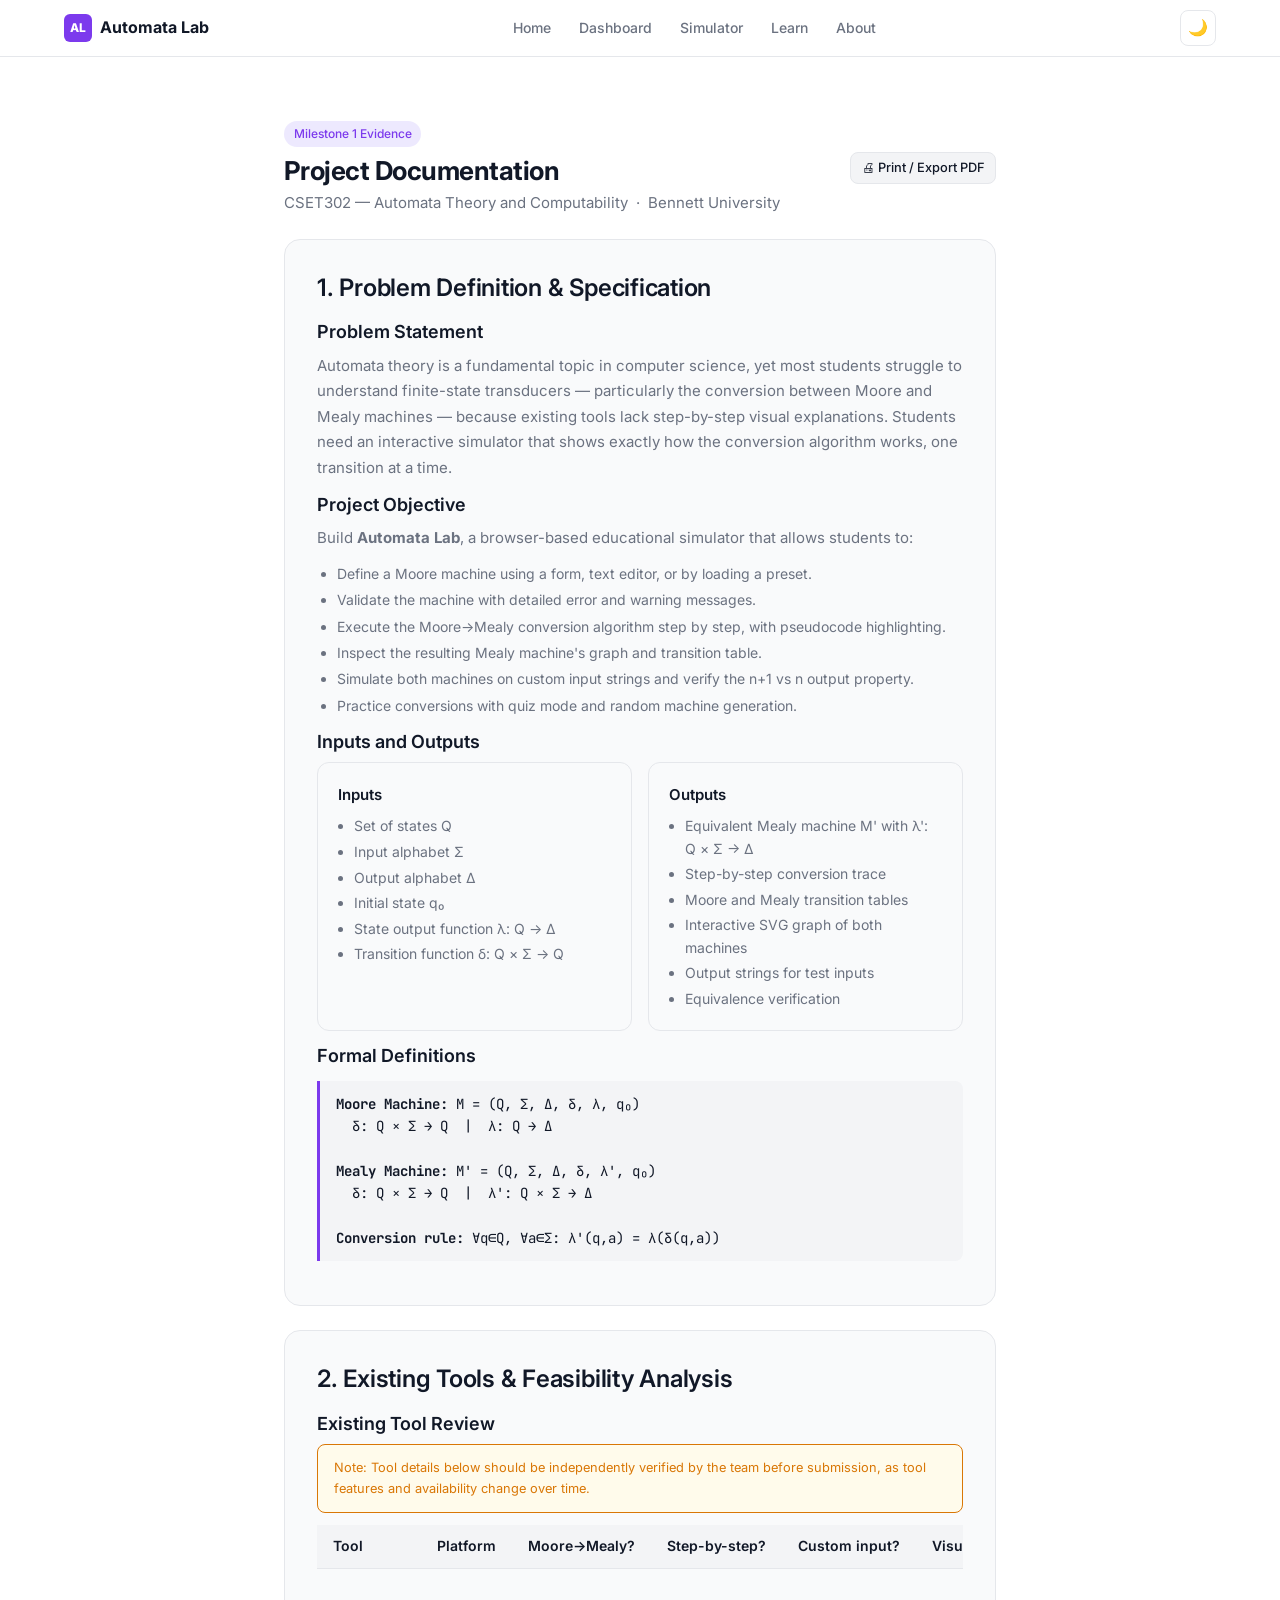
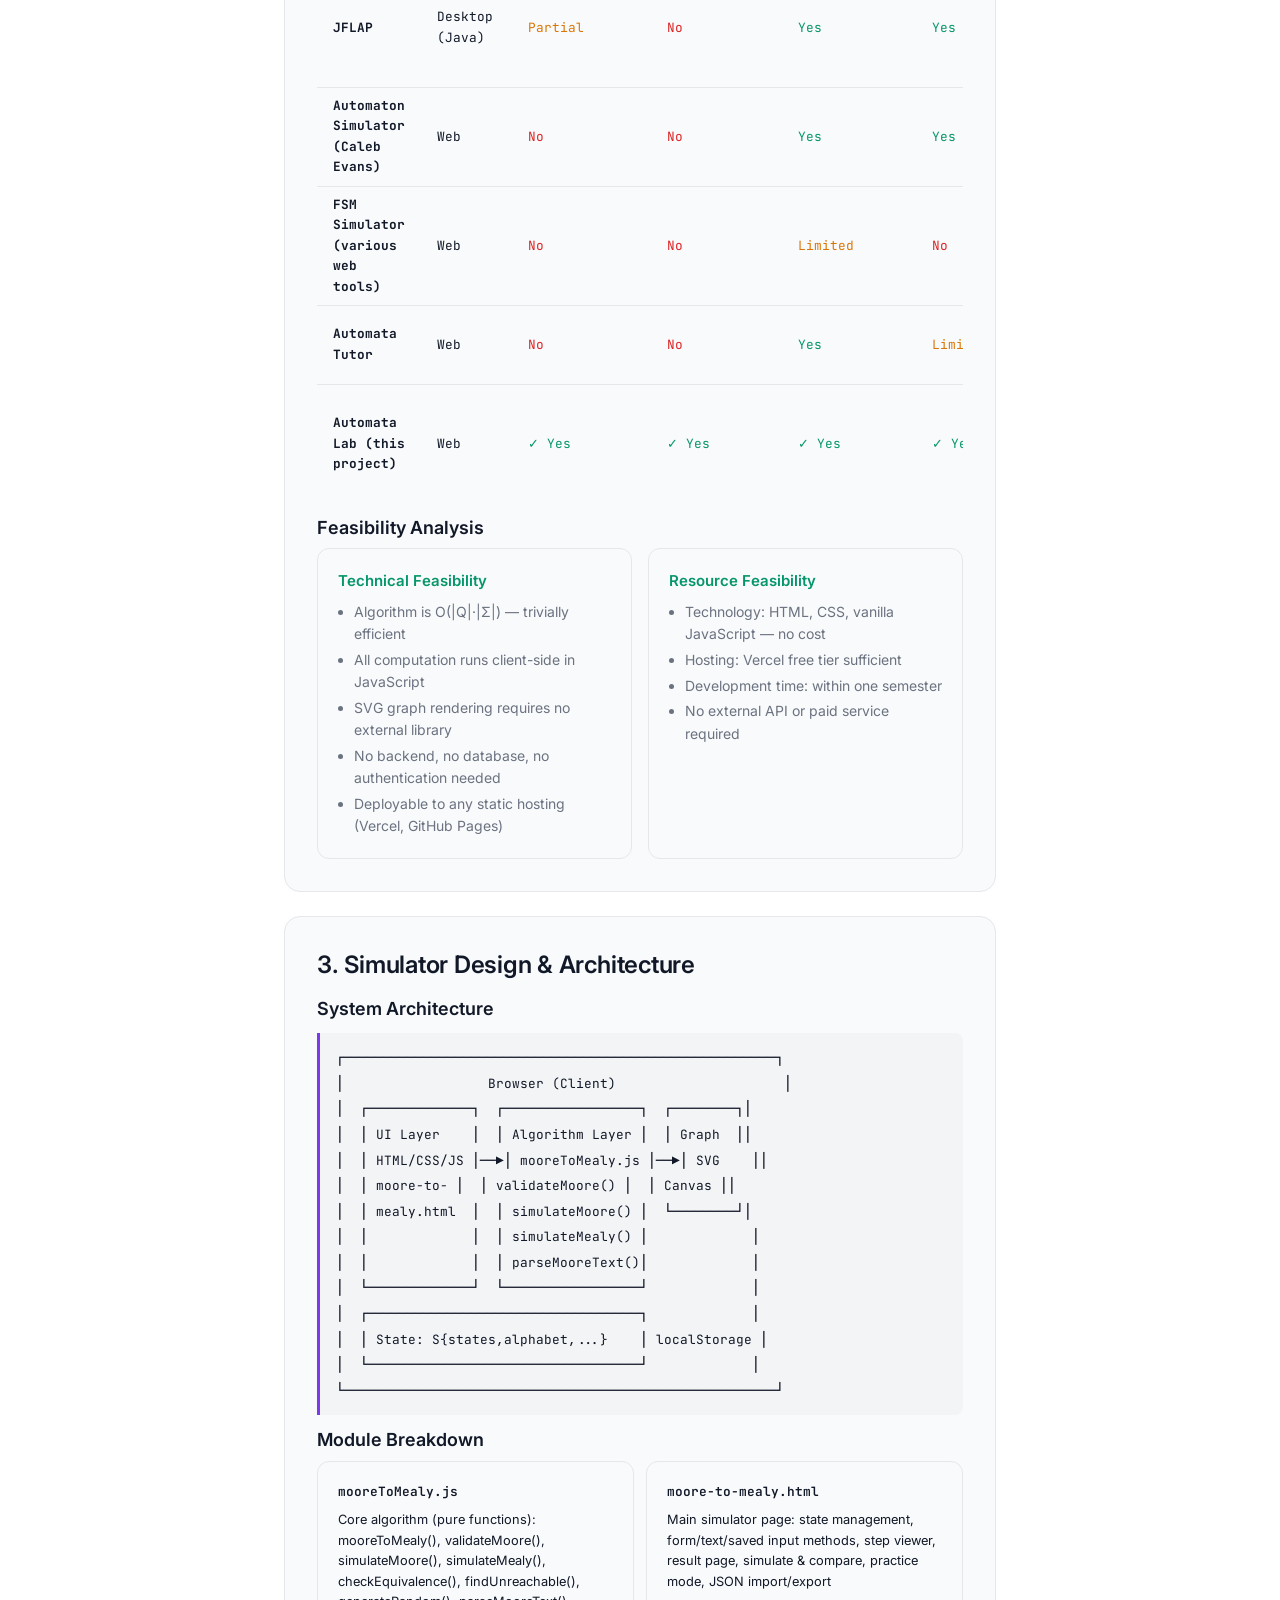
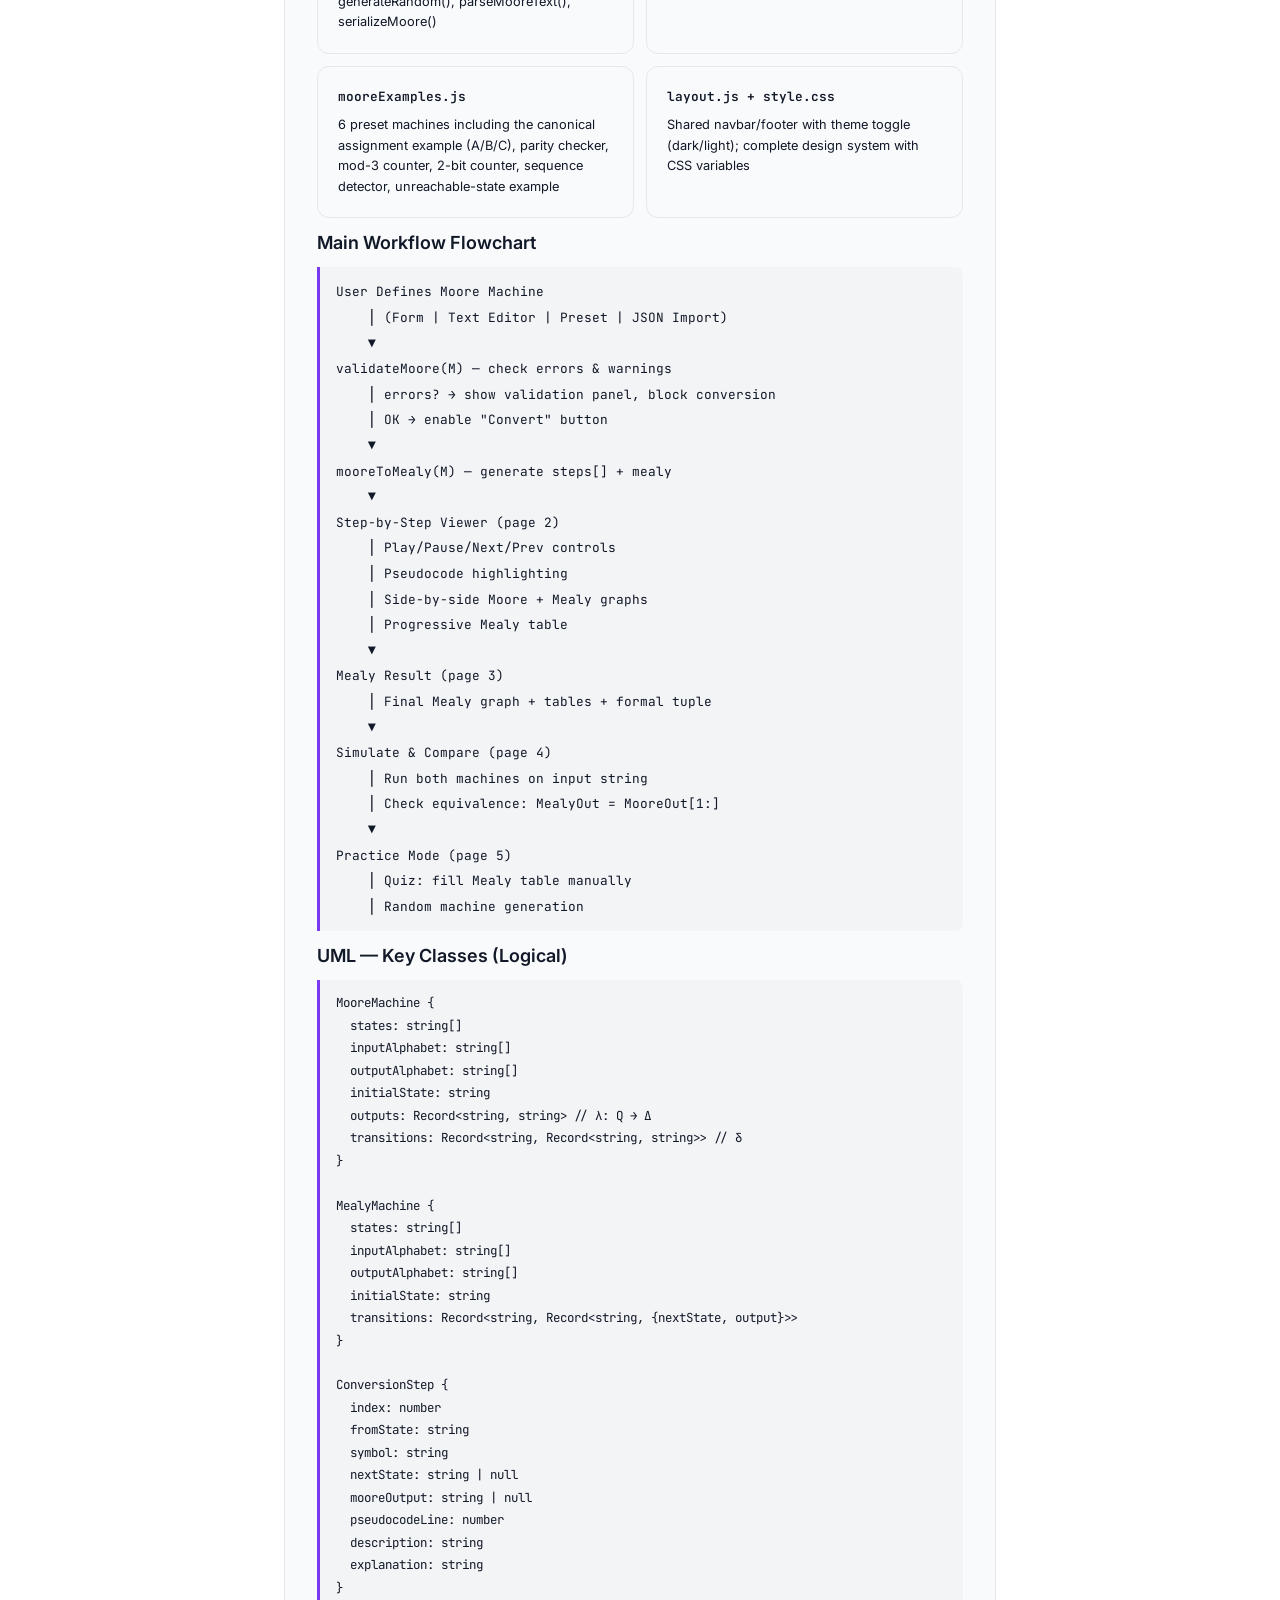
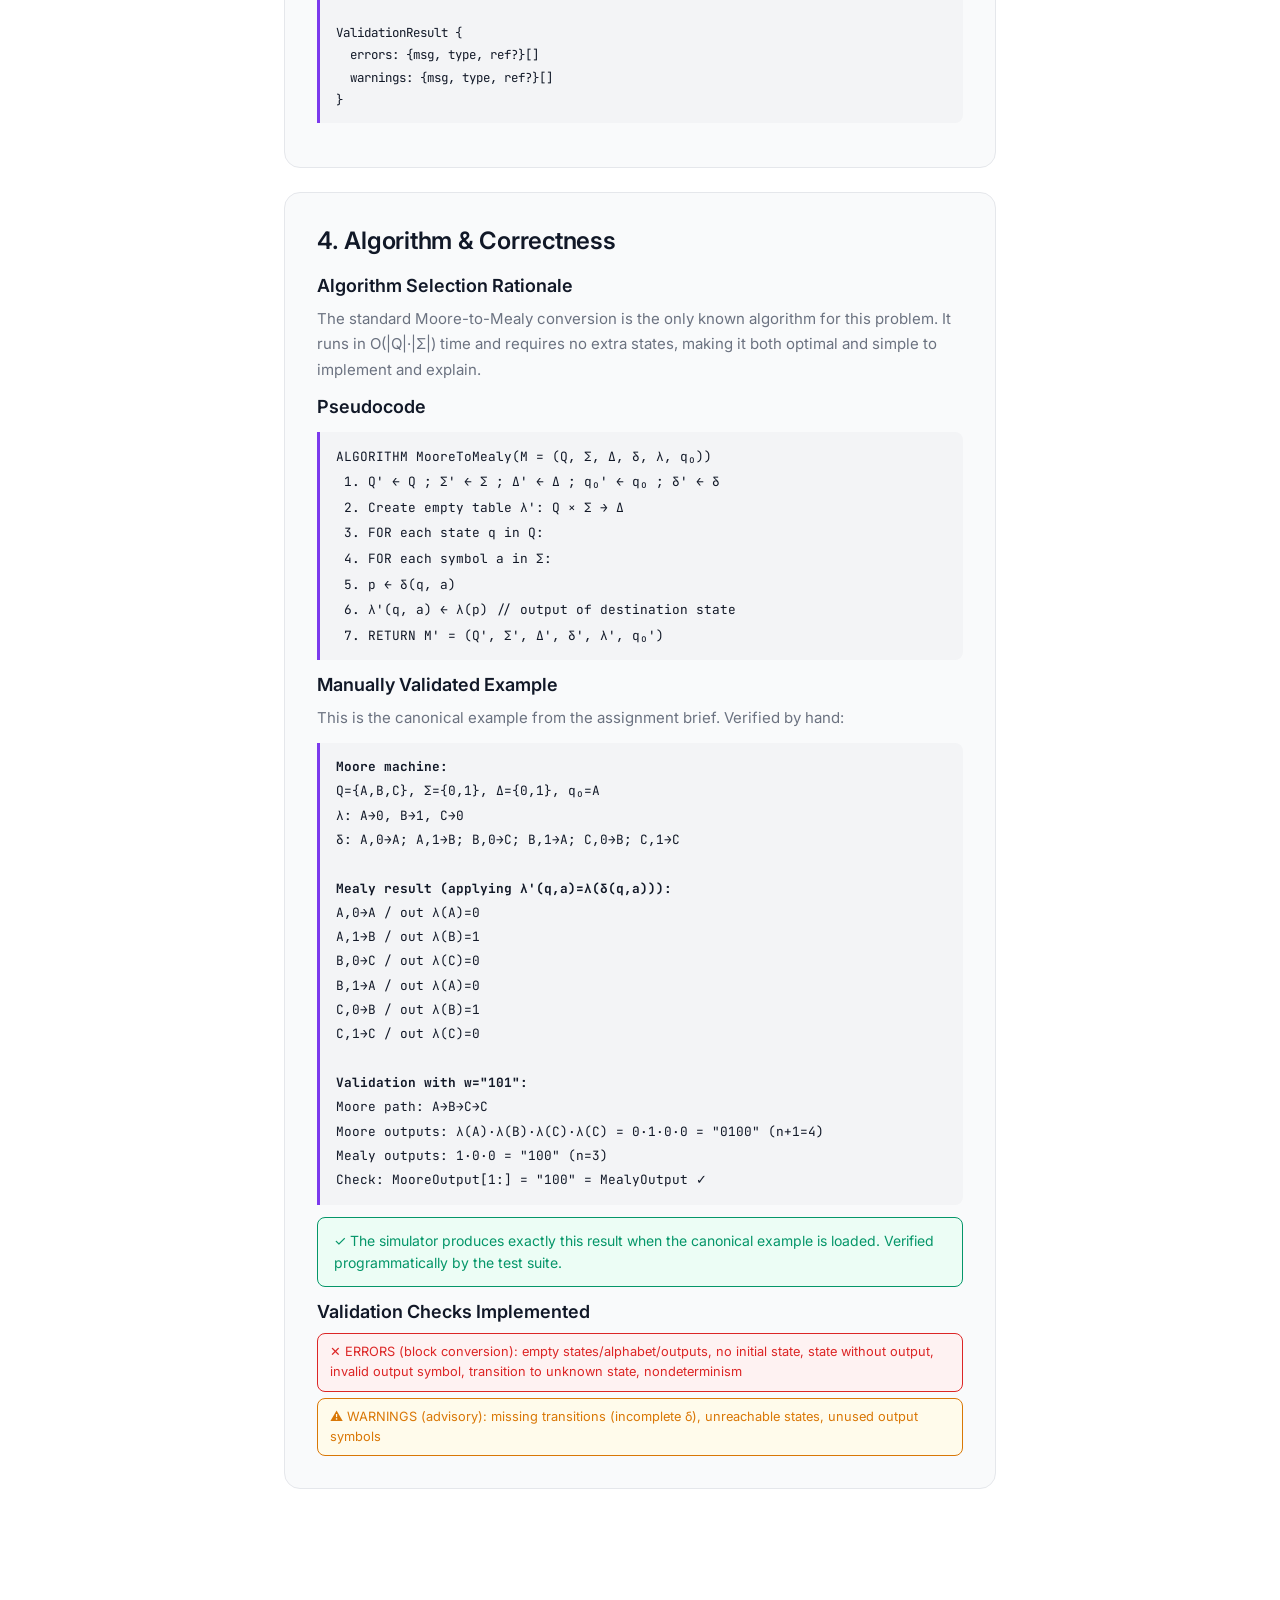
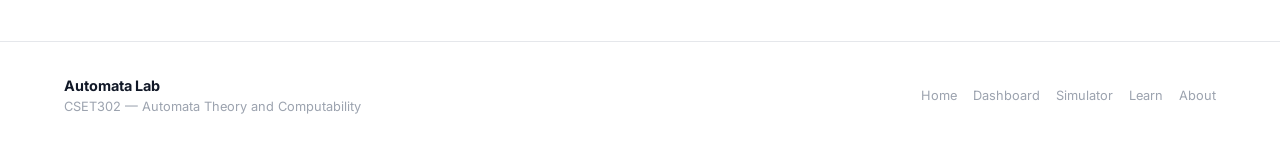
<file: moore-docs.html>
<!DOCTYPE html>
<html lang="en">
<head>
  <meta charset="UTF-8" />
  <meta name="viewport" content="width=device-width, initial-scale=1.0" />
  <title>Milestone 1 Documentation — Automata Lab</title>
  <link rel="preconnect" href="https://fonts.googleapis.com" />
  <link rel="preconnect" href="https://fonts.gstatic.com" crossorigin />
  <link href="https://fonts.googleapis.com/css2?family=Inter:wght@400;500;600;700&family=JetBrains+Mono:wght@400;600&display=swap" rel="stylesheet" />
  <link rel="stylesheet" href="css/style.css" />
  <script src="js/components/layout.js" defer></script>
</head>
<body>
<main>
<div class="section">
<div class="container-sm">

  <div style="display:flex;align-items:center;justify-content:space-between;flex-wrap:wrap;gap:.75rem;margin-bottom:1.5rem">
    <div>
      <span class="badge badge-accent" style="margin-bottom:.5rem">Milestone 1 Evidence</span>
      <h1 style="font-size:1.625rem;margin-bottom:.25rem">Project Documentation</h1>
      <p>CSET302 — Automata Theory and Computability &nbsp;·&nbsp; Bennett University</p>
    </div>
    <button class="btn btn-secondary btn-sm" onclick="window.print()">🖨 Print / Export PDF</button>
  </div>

  <!-- ── 1. Problem Definition ─────────────────────────────── -->
  <div class="learn-section" id="problem">
    <h2>1. Problem Definition &amp; Specification</h2>

    <h3 style="margin-bottom:.5rem">Problem Statement</h3>
    <p>Automata theory is a fundamental topic in computer science, yet most students struggle to understand finite-state transducers — particularly the conversion between Moore and Mealy machines — because existing tools lack step-by-step visual explanations. Students need an interactive simulator that shows exactly how the conversion algorithm works, one transition at a time.</p>

    <h3 style="margin:.75rem 0 .5rem">Project Objective</h3>
    <p>Build <strong>Automata Lab</strong>, a browser-based educational simulator that allows students to:</p>
    <ul style="margin-left:1.25rem;font-size:.875rem;color:var(--text-secondary);display:flex;flex-direction:column;gap:.25rem">
      <li>Define a Moore machine using a form, text editor, or by loading a preset.</li>
      <li>Validate the machine with detailed error and warning messages.</li>
      <li>Execute the Moore→Mealy conversion algorithm step by step, with pseudocode highlighting.</li>
      <li>Inspect the resulting Mealy machine's graph and transition table.</li>
      <li>Simulate both machines on custom input strings and verify the n+1 vs n output property.</li>
      <li>Practice conversions with quiz mode and random machine generation.</li>
    </ul>

    <h3 style="margin:.75rem 0 .5rem">Inputs and Outputs</h3>
    <div class="grid-2" style="gap:1rem">
      <div class="card-elevated">
        <div style="font-weight:600;margin-bottom:.5rem">Inputs</div>
        <ul style="margin-left:1rem;font-size:.875rem;color:var(--text-secondary);display:flex;flex-direction:column;gap:.2rem">
          <li>Set of states Q</li>
          <li>Input alphabet Σ</li>
          <li>Output alphabet Δ</li>
          <li>Initial state q₀</li>
          <li>State output function λ: Q → Δ</li>
          <li>Transition function δ: Q × Σ → Q</li>
        </ul>
      </div>
      <div class="card-elevated">
        <div style="font-weight:600;margin-bottom:.5rem">Outputs</div>
        <ul style="margin-left:1rem;font-size:.875rem;color:var(--text-secondary);display:flex;flex-direction:column;gap:.2rem">
          <li>Equivalent Mealy machine M' with λ': Q × Σ → Δ</li>
          <li>Step-by-step conversion trace</li>
          <li>Moore and Mealy transition tables</li>
          <li>Interactive SVG graph of both machines</li>
          <li>Output strings for test inputs</li>
          <li>Equivalence verification</li>
        </ul>
      </div>
    </div>

    <h3 style="margin:.75rem 0 .5rem">Formal Definitions</h3>
    <div class="math-def">
      <strong>Moore Machine:</strong> M = (Q, Σ, Δ, δ, λ, q₀)<br/>
      &nbsp;&nbsp;δ: Q × Σ → Q &nbsp;|&nbsp; λ: Q → Δ<br/><br/>
      <strong>Mealy Machine:</strong> M' = (Q, Σ, Δ, δ, λ', q₀)<br/>
      &nbsp;&nbsp;δ: Q × Σ → Q &nbsp;|&nbsp; λ': Q × Σ → Δ<br/><br/>
      <strong>Conversion rule:</strong> ∀q∈Q, ∀a∈Σ: λ'(q,a) = λ(δ(q,a))
    </div>
  </div>

  <!-- ── 2. Existing Tools ──────────────────────────────────── -->
  <div class="learn-section" id="existing-tools">
    <h2>2. Existing Tools &amp; Feasibility Analysis</h2>

    <h3 style="margin-bottom:.5rem">Existing Tool Review</h3>
    <p class="alert alert-warning" style="margin-bottom:.75rem;font-size:.8rem">
      Note: Tool details below should be independently verified by the team before submission, as tool features and availability change over time.
    </p>
    <div style="overflow-x:auto">
      <table class="trans-table" aria-label="Existing tools comparison">
        <thead><tr>
          <th>Tool</th><th>Platform</th><th>Moore→Mealy?</th><th>Step-by-step?</th><th>Custom input?</th><th>Visual editor?</th><th>Limitations</th>
        </tr></thead>
        <tbody>
          <tr>
            <td><strong>JFLAP</strong></td><td>Desktop (Java)</td>
            <td style="color:var(--warning)">Partial</td><td style="color:var(--danger)">No</td>
            <td style="color:var(--success)">Yes</td><td style="color:var(--success)">Yes</td>
            <td style="font-size:.8rem">Requires Java; no web access; no step explanation</td>
          </tr>
          <tr>
            <td><strong>Automaton Simulator (Caleb Evans)</strong></td><td>Web</td>
            <td style="color:var(--danger)">No</td><td style="color:var(--danger)">No</td>
            <td style="color:var(--success)">Yes</td><td style="color:var(--success)">Yes</td>
            <td style="font-size:.8rem">Focuses on DFA/NFA; no transducer support</td>
          </tr>
          <tr>
            <td><strong>FSM Simulator (various web tools)</strong></td><td>Web</td>
            <td style="color:var(--danger)">No</td><td style="color:var(--danger)">No</td>
            <td style="color:var(--warning)">Limited</td><td style="color:var(--danger)">No</td>
            <td style="font-size:.8rem">Typically only DFA simulation; no conversion</td>
          </tr>
          <tr>
            <td><strong>Automata Tutor</strong></td><td>Web</td>
            <td style="color:var(--danger)">No</td><td style="color:var(--danger)">No</td>
            <td style="color:var(--success)">Yes</td><td style="color:var(--warning)">Limited</td>
            <td style="font-size:.8rem">Grading tool; no conversion visualization</td>
          </tr>
          <tr>
            <td><strong>Automata Lab (this project)</strong></td><td>Web</td>
            <td style="color:var(--success)">✓ Yes</td><td style="color:var(--success)">✓ Yes</td>
            <td style="color:var(--success)">✓ Yes</td><td style="color:var(--success)">✓ Yes</td>
            <td style="font-size:.8rem;color:var(--success)">Purpose-built for this conversion; no Java needed</td>
          </tr>
        </tbody>
      </table>
    </div>

    <h3 style="margin:.75rem 0 .5rem">Feasibility Analysis</h3>
    <div class="grid-2" style="gap:1rem">
      <div class="card-elevated">
        <div style="font-weight:600;color:var(--success);margin-bottom:.5rem">Technical Feasibility</div>
        <ul style="margin-left:1rem;font-size:.875rem;color:var(--text-secondary);display:flex;flex-direction:column;gap:.2rem">
          <li>Algorithm is O(|Q|·|Σ|) — trivially efficient</li>
          <li>All computation runs client-side in JavaScript</li>
          <li>SVG graph rendering requires no external library</li>
          <li>No backend, no database, no authentication needed</li>
          <li>Deployable to any static hosting (Vercel, GitHub Pages)</li>
        </ul>
      </div>
      <div class="card-elevated">
        <div style="font-weight:600;color:var(--success);margin-bottom:.5rem">Resource Feasibility</div>
        <ul style="margin-left:1rem;font-size:.875rem;color:var(--text-secondary);display:flex;flex-direction:column;gap:.2rem">
          <li>Technology: HTML, CSS, vanilla JavaScript — no cost</li>
          <li>Hosting: Vercel free tier sufficient</li>
          <li>Development time: within one semester</li>
          <li>No external API or paid service required</li>
        </ul>
      </div>
    </div>
  </div>

  <!-- ── 3. Architecture & Design ─────────────────────────── -->
  <div class="learn-section" id="architecture">
    <h2>3. Simulator Design &amp; Architecture</h2>

    <h3 style="margin-bottom:.5rem">System Architecture</h3>
    <div class="math-def" style="font-size:.8rem;line-height:2">
      ┌──────────────────────────────────────────────────────┐<br/>
      │ &nbsp;&nbsp;&nbsp;&nbsp;&nbsp;&nbsp;&nbsp;&nbsp;&nbsp;&nbsp;&nbsp;&nbsp;&nbsp;&nbsp;&nbsp;&nbsp;&nbsp;Browser (Client)&nbsp;&nbsp;&nbsp;&nbsp;&nbsp;&nbsp;&nbsp;&nbsp;&nbsp;&nbsp;&nbsp;&nbsp;&nbsp;&nbsp;&nbsp;&nbsp;&nbsp;&nbsp;&nbsp;&nbsp; │<br/>
      │ &nbsp;┌─────────────┐ &nbsp;┌─────────────────┐ &nbsp;┌────────┐│<br/>
      │ &nbsp;│ UI Layer&nbsp;&nbsp;&nbsp;&nbsp;│ &nbsp;│ Algorithm Layer │ &nbsp;│ Graph&nbsp;&nbsp;││<br/>
      │ &nbsp;│ HTML/CSS/JS │──▶│ mooreToMealy.js │──▶│ SVG&nbsp;&nbsp;&nbsp;&nbsp;││<br/>
      │ &nbsp;│ moore-to-   │ &nbsp;│ validateMoore() │ &nbsp;│ Canvas ││<br/>
      │ &nbsp;│ mealy.html&nbsp;&nbsp;│ &nbsp;│ simulateMoore() │ &nbsp;└────────┘│<br/>
      │ &nbsp;│ &nbsp;&nbsp;&nbsp;&nbsp;&nbsp;&nbsp;&nbsp;&nbsp;&nbsp;&nbsp;&nbsp;&nbsp;│ &nbsp;│ simulateMealy() │&nbsp;&nbsp;&nbsp;&nbsp;&nbsp;&nbsp;&nbsp;&nbsp;&nbsp;&nbsp;&nbsp;&nbsp; │<br/>
      │ &nbsp;│ &nbsp;&nbsp;&nbsp;&nbsp;&nbsp;&nbsp;&nbsp;&nbsp;&nbsp;&nbsp;&nbsp;&nbsp;│ &nbsp;│ parseMooreText()│&nbsp;&nbsp;&nbsp;&nbsp;&nbsp;&nbsp;&nbsp;&nbsp;&nbsp;&nbsp;&nbsp;&nbsp; │<br/>
      │ &nbsp;└─────────────┘ &nbsp;└─────────────────┘&nbsp;&nbsp;&nbsp;&nbsp;&nbsp;&nbsp;&nbsp;&nbsp;&nbsp;&nbsp;&nbsp;&nbsp; │<br/>
      │ &nbsp;┌──────────────────────────────────┐&nbsp;&nbsp;&nbsp;&nbsp;&nbsp;&nbsp;&nbsp;&nbsp;&nbsp;&nbsp;&nbsp;&nbsp; │<br/>
      │ &nbsp;│ State: S{states,alphabet,...}&nbsp;&nbsp;&nbsp;&nbsp;│ localStorage&nbsp;│<br/>
      │ &nbsp;└──────────────────────────────────┘&nbsp;&nbsp;&nbsp;&nbsp;&nbsp;&nbsp;&nbsp;&nbsp;&nbsp;&nbsp;&nbsp;&nbsp; │<br/>
      └──────────────────────────────────────────────────────┘
    </div>

    <h3 style="margin:.75rem 0 .5rem">Module Breakdown</h3>
    <div class="grid-2" style="gap:.75rem">
      <div class="card-elevated" style="font-size:.8rem">
        <div style="font-weight:600;margin-bottom:.5rem;font-family:var(--font-mono)">mooreToMealy.js</div>
        Core algorithm (pure functions): mooreToMealy(), validateMoore(), simulateMoore(), simulateMealy(), checkEquivalence(), findUnreachable(), generateRandom(), parseMooreText(), serializeMoore()
      </div>
      <div class="card-elevated" style="font-size:.8rem">
        <div style="font-weight:600;margin-bottom:.5rem;font-family:var(--font-mono)">moore-to-mealy.html</div>
        Main simulator page: state management, form/text/saved input methods, step viewer, result page, simulate &amp; compare, practice mode, JSON import/export
      </div>
      <div class="card-elevated" style="font-size:.8rem">
        <div style="font-weight:600;margin-bottom:.5rem;font-family:var(--font-mono)">mooreExamples.js</div>
        6 preset machines including the canonical assignment example (A/B/C), parity checker, mod-3 counter, 2-bit counter, sequence detector, unreachable-state example
      </div>
      <div class="card-elevated" style="font-size:.8rem">
        <div style="font-weight:600;margin-bottom:.5rem;font-family:var(--font-mono)">layout.js + style.css</div>
        Shared navbar/footer with theme toggle (dark/light); complete design system with CSS variables
      </div>
    </div>

    <h3 style="margin:.75rem 0 .5rem">Main Workflow Flowchart</h3>
    <div class="math-def" style="font-size:.8rem;line-height:2">
      User Defines Moore Machine<br/>
      &nbsp;&nbsp;&nbsp;&nbsp;│ (Form | Text Editor | Preset | JSON Import)<br/>
      &nbsp;&nbsp;&nbsp;&nbsp;▼<br/>
      validateMoore(M) — check errors &amp; warnings<br/>
      &nbsp;&nbsp;&nbsp;&nbsp;│ errors? → show validation panel, block conversion<br/>
      &nbsp;&nbsp;&nbsp;&nbsp;│ OK → enable "Convert" button<br/>
      &nbsp;&nbsp;&nbsp;&nbsp;▼<br/>
      mooreToMealy(M) — generate steps[] + mealy<br/>
      &nbsp;&nbsp;&nbsp;&nbsp;▼<br/>
      Step-by-Step Viewer (page 2)<br/>
      &nbsp;&nbsp;&nbsp;&nbsp;│ Play/Pause/Next/Prev controls<br/>
      &nbsp;&nbsp;&nbsp;&nbsp;│ Pseudocode highlighting<br/>
      &nbsp;&nbsp;&nbsp;&nbsp;│ Side-by-side Moore + Mealy graphs<br/>
      &nbsp;&nbsp;&nbsp;&nbsp;│ Progressive Mealy table<br/>
      &nbsp;&nbsp;&nbsp;&nbsp;▼<br/>
      Mealy Result (page 3)<br/>
      &nbsp;&nbsp;&nbsp;&nbsp;│ Final Mealy graph + tables + formal tuple<br/>
      &nbsp;&nbsp;&nbsp;&nbsp;▼<br/>
      Simulate &amp; Compare (page 4)<br/>
      &nbsp;&nbsp;&nbsp;&nbsp;│ Run both machines on input string<br/>
      &nbsp;&nbsp;&nbsp;&nbsp;│ Check equivalence: MealyOut = MooreOut[1:]<br/>
      &nbsp;&nbsp;&nbsp;&nbsp;▼<br/>
      Practice Mode (page 5)<br/>
      &nbsp;&nbsp;&nbsp;&nbsp;│ Quiz: fill Mealy table manually<br/>
      &nbsp;&nbsp;&nbsp;&nbsp;│ Random machine generation
    </div>

    <h3 style="margin:.75rem 0 .5rem">UML — Key Classes (Logical)</h3>
    <div class="math-def" style="font-size:.78rem;line-height:1.8">
      MooreMachine {<br/>
      &nbsp;&nbsp;states: string[]<br/>
      &nbsp;&nbsp;inputAlphabet: string[]<br/>
      &nbsp;&nbsp;outputAlphabet: string[]<br/>
      &nbsp;&nbsp;initialState: string<br/>
      &nbsp;&nbsp;outputs: Record&lt;string, string&gt;   // λ: Q → Δ<br/>
      &nbsp;&nbsp;transitions: Record&lt;string, Record&lt;string, string&gt;&gt;  // δ<br/>
      }<br/><br/>
      MealyMachine {<br/>
      &nbsp;&nbsp;states: string[]<br/>
      &nbsp;&nbsp;inputAlphabet: string[]<br/>
      &nbsp;&nbsp;outputAlphabet: string[]<br/>
      &nbsp;&nbsp;initialState: string<br/>
      &nbsp;&nbsp;transitions: Record&lt;string, Record&lt;string, {nextState, output}&gt;&gt;<br/>
      }<br/><br/>
      ConversionStep {<br/>
      &nbsp;&nbsp;index: number<br/>
      &nbsp;&nbsp;fromState: string<br/>
      &nbsp;&nbsp;symbol: string<br/>
      &nbsp;&nbsp;nextState: string | null<br/>
      &nbsp;&nbsp;mooreOutput: string | null<br/>
      &nbsp;&nbsp;pseudocodeLine: number<br/>
      &nbsp;&nbsp;description: string<br/>
      &nbsp;&nbsp;explanation: string<br/>
      }<br/><br/>
      ValidationResult {<br/>
      &nbsp;&nbsp;errors: {msg, type, ref?}[]<br/>
      &nbsp;&nbsp;warnings: {msg, type, ref?}[]<br/>
      }
    </div>
  </div>

  <!-- ── 4. Algorithm & Correctness ─────────────────────────── -->
  <div class="learn-section" id="algorithm-docs">
    <h2>4. Algorithm &amp; Correctness</h2>

    <h3 style="margin-bottom:.5rem">Algorithm Selection Rationale</h3>
    <p>The standard Moore-to-Mealy conversion is the only known algorithm for this problem. It runs in O(|Q|·|Σ|) time and requires no extra states, making it both optimal and simple to implement and explain.</p>

    <h3 style="margin:.75rem 0 .5rem">Pseudocode</h3>
    <div class="math-def" style="font-size:.8rem;line-height:2">
      ALGORITHM MooreToMealy(M = (Q, Σ, Δ, δ, λ, q₀))<br/>
      &nbsp;1. Q' ← Q ;  Σ' ← Σ ;  Δ' ← Δ ;  q₀' ← q₀ ;  δ' ← δ<br/>
      &nbsp;2. Create empty table λ': Q × Σ → Δ<br/>
      &nbsp;3. FOR each state q in Q:<br/>
      &nbsp;4.   FOR each symbol a in Σ:<br/>
      &nbsp;5.     p ← δ(q, a)<br/>
      &nbsp;6.     λ'(q, a) ← λ(p)    // output of destination state<br/>
      &nbsp;7. RETURN M' = (Q', Σ', Δ', δ', λ', q₀')
    </div>

    <h3 style="margin:.75rem 0 .5rem">Manually Validated Example</h3>
    <p>This is the canonical example from the assignment brief. Verified by hand:</p>
    <div class="math-def" style="font-size:.8rem;line-height:1.9">
      <strong>Moore machine:</strong><br/>
      Q={A,B,C}, Σ={0,1}, Δ={0,1}, q₀=A<br/>
      λ: A→0, B→1, C→0<br/>
      δ: A,0→A; A,1→B; B,0→C; B,1→A; C,0→B; C,1→C<br/><br/>
      <strong>Mealy result (applying λ'(q,a)=λ(δ(q,a))):</strong><br/>
      A,0→A / out λ(A)=0<br/>
      A,1→B / out λ(B)=1<br/>
      B,0→C / out λ(C)=0<br/>
      B,1→A / out λ(A)=0<br/>
      C,0→B / out λ(B)=1<br/>
      C,1→C / out λ(C)=0<br/><br/>
      <strong>Validation with w="101":</strong><br/>
      Moore path: A→B→C→C<br/>
      Moore outputs: λ(A)·λ(B)·λ(C)·λ(C) = 0·1·0·0 = "0100" (n+1=4)<br/>
      Mealy outputs: 1·0·0 = "100" (n=3)<br/>
      Check: MooreOutput[1:] = "100" = MealyOutput ✓
    </div>
    <div class="alert alert-success" style="margin-top:.75rem">
      ✓ The simulator produces exactly this result when the canonical example is loaded. Verified programmatically by the test suite.
    </div>

    <h3 style="margin:.75rem 0 .5rem">Validation Checks Implemented</h3>
    <div style="display:flex;flex-direction:column;gap:.375rem">
      <div class="val-item" style="background:var(--danger-bg);border-color:var(--danger);color:var(--danger)">✕ ERRORS (block conversion): empty states/alphabet/outputs, no initial state, state without output, invalid output symbol, transition to unknown state, nondeterminism</div>
      <div class="val-item" style="background:var(--warning-bg);border-color:var(--warning);color:var(--warning)">⚠ WARNINGS (advisory): missing transitions (incomplete δ), unreachable states, unused output symbols</div>
    </div>
  </div>

</div>
</div>
</main>
<style>
  .val-item { display:flex;align-items:flex-start;gap:.5rem;padding:.5rem .75rem;border-radius:var(--radius);font-size:.8rem;border:1px solid; }
  @media print {
    .navbar, footer, .btn { display:none !important; }
    .learn-section { break-inside:avoid; }
  }
</style>
</body>
</html>
</file>
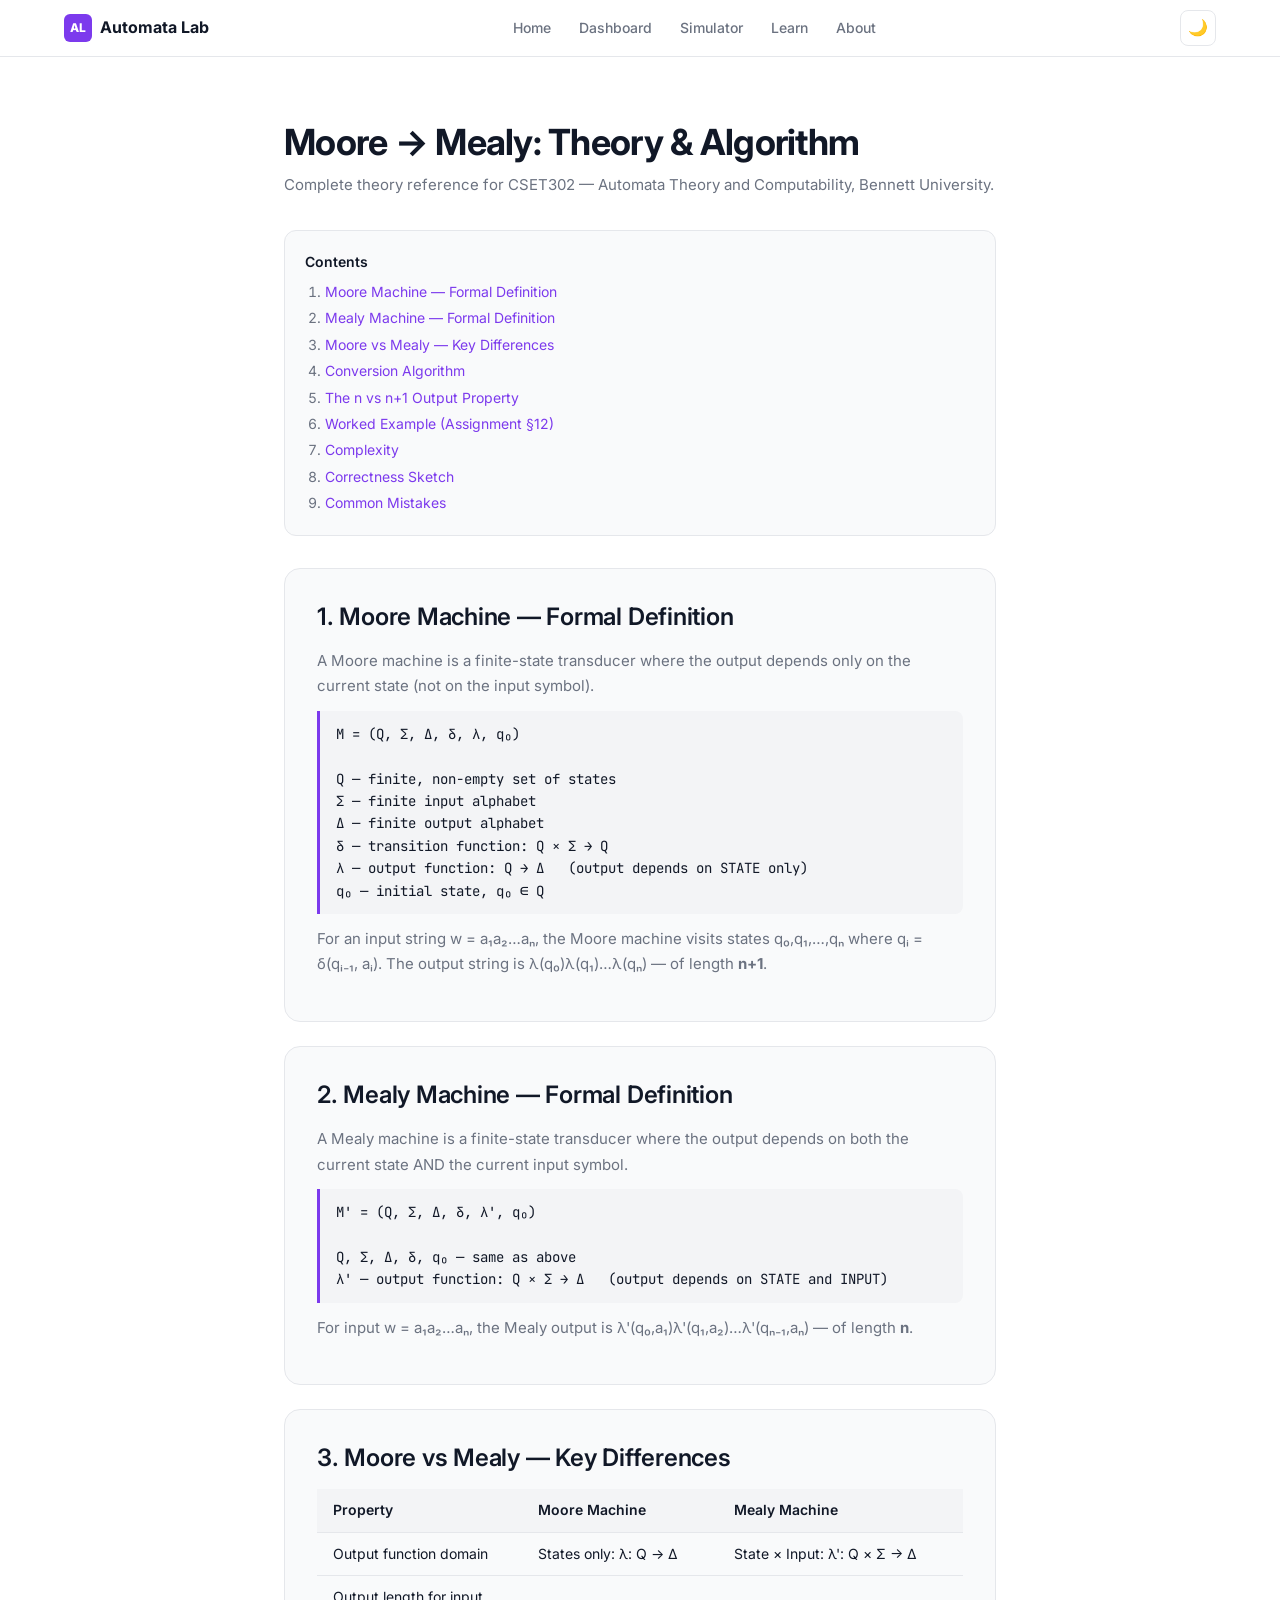
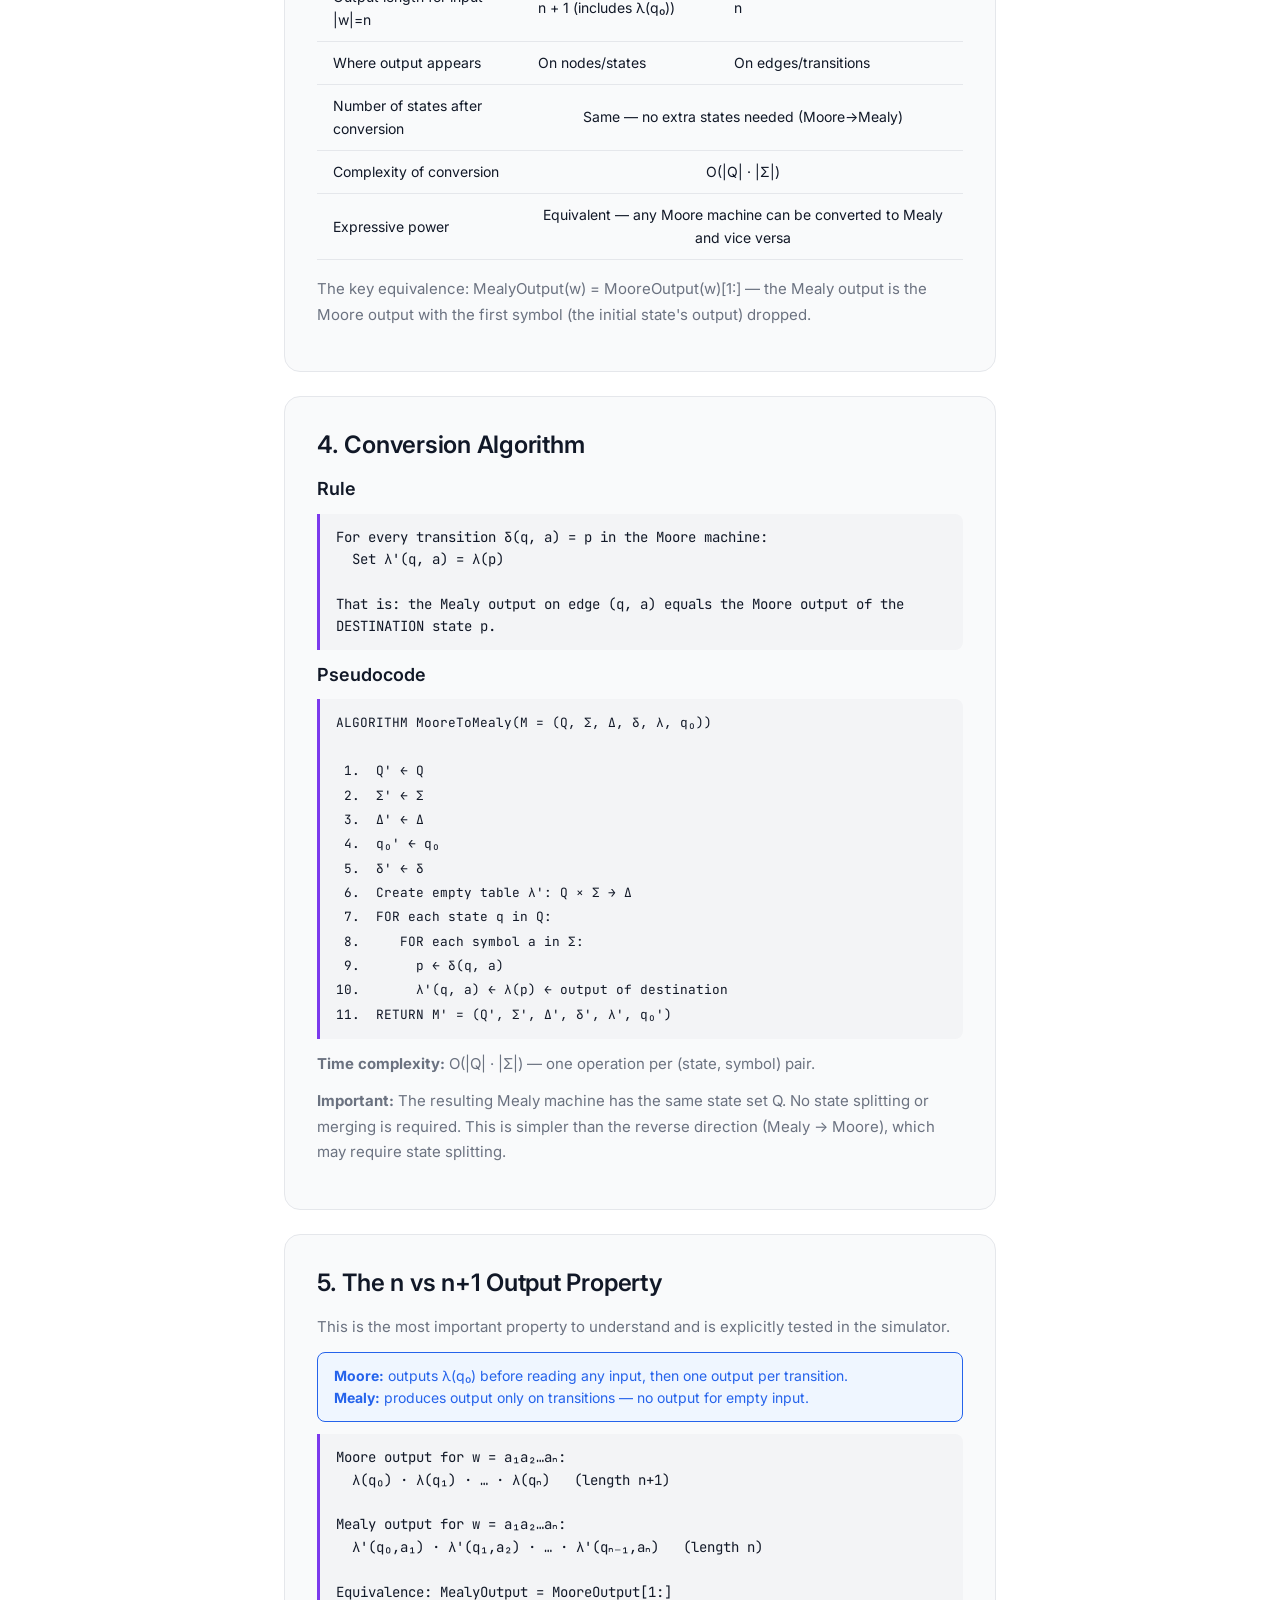
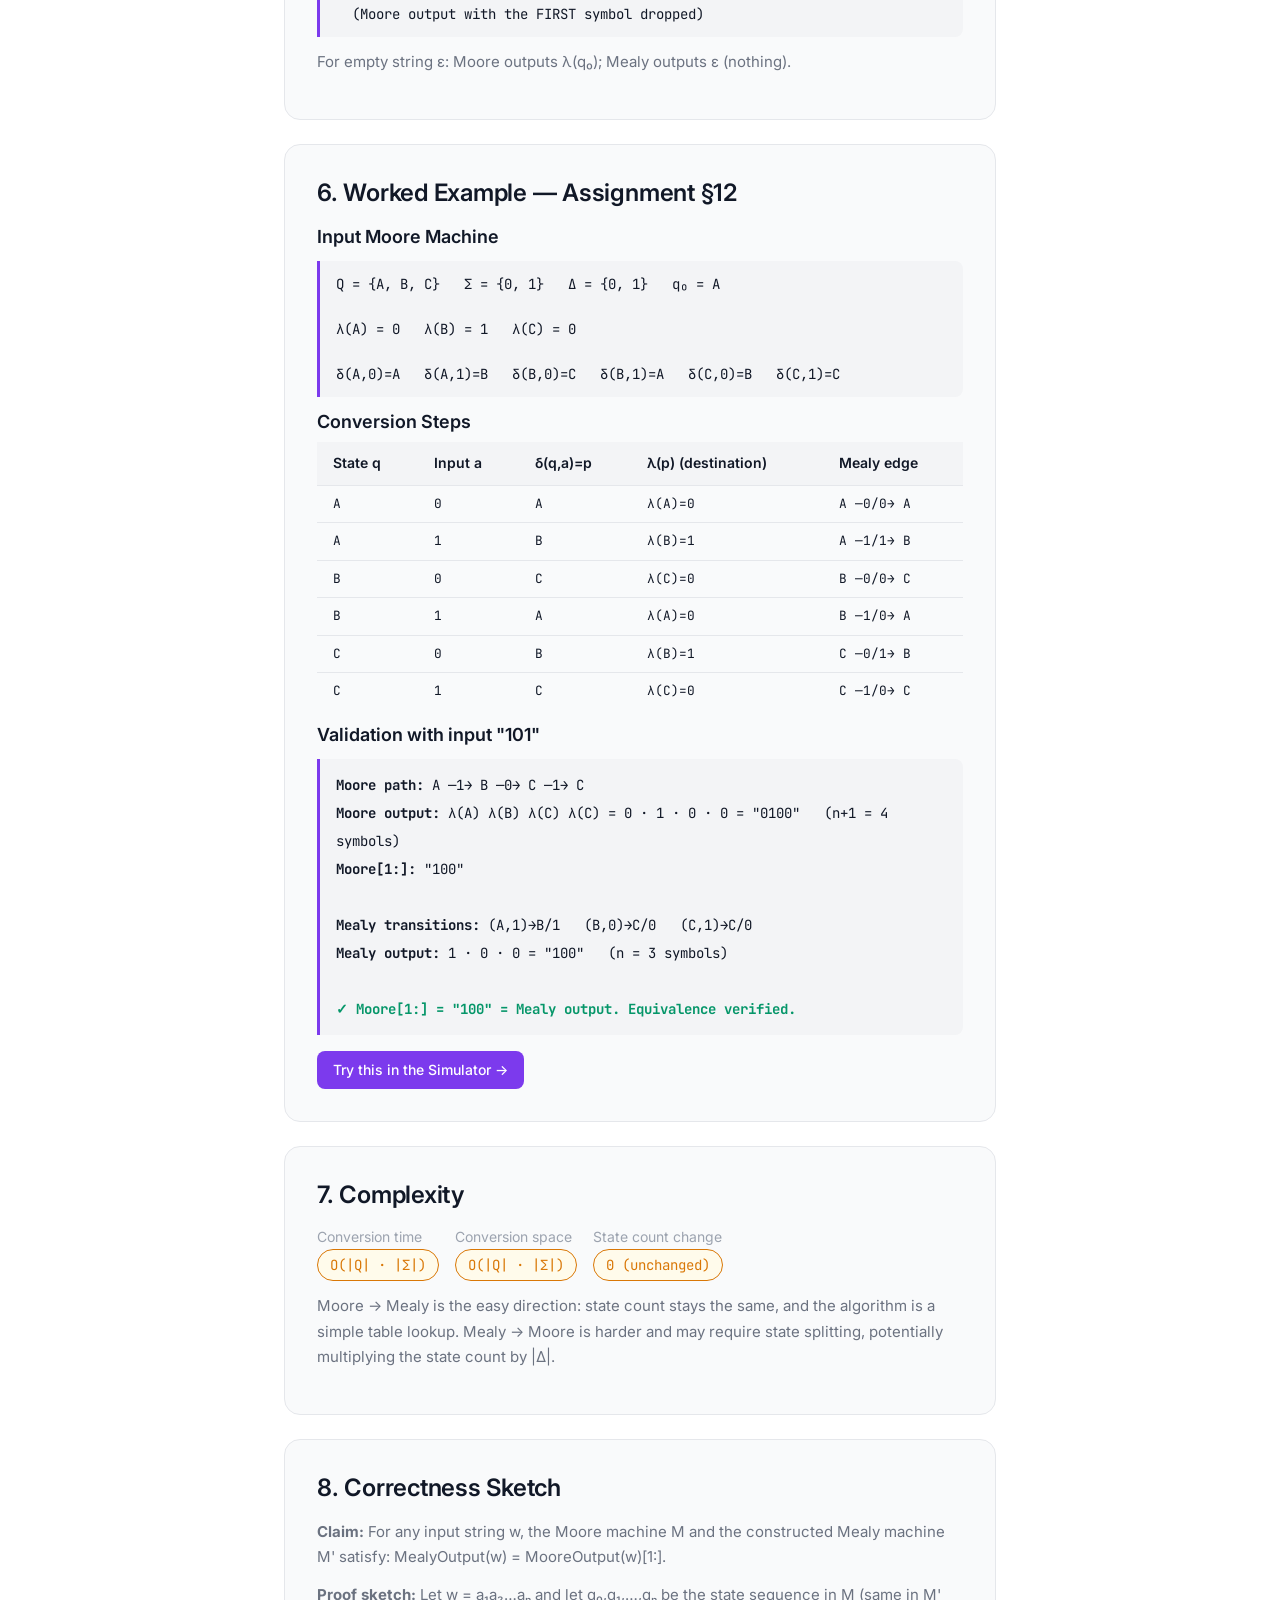
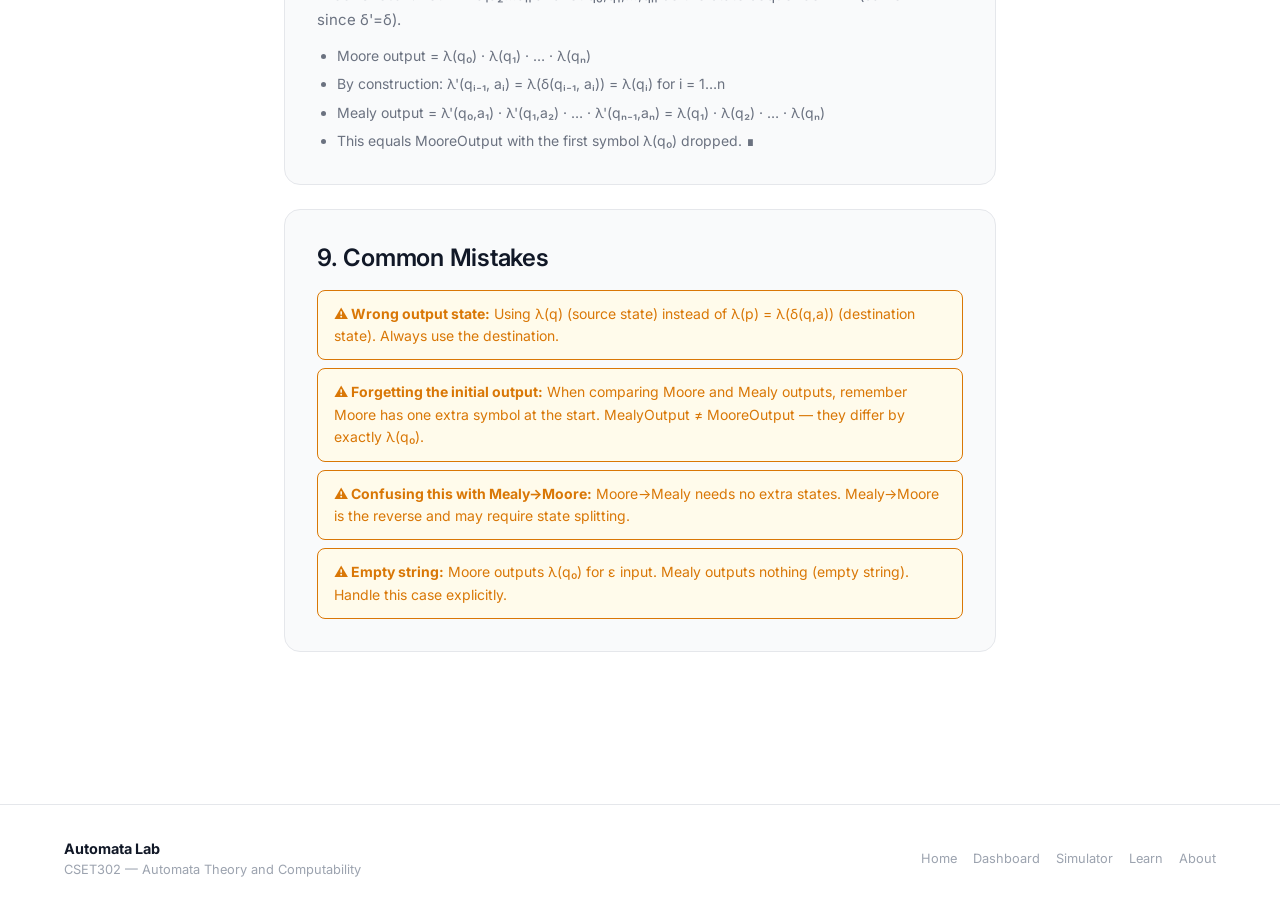
<file: moore-theory.html>
<!DOCTYPE html>
<html lang="en">
<head>
  <meta charset="UTF-8" />
  <meta name="viewport" content="width=device-width, initial-scale=1.0" />
  <title>Moore → Mealy Theory — Automata Lab</title>
  <link rel="preconnect" href="https://fonts.googleapis.com" />
  <link rel="preconnect" href="https://fonts.gstatic.com" crossorigin />
  <link href="https://fonts.googleapis.com/css2?family=Inter:wght@400;500;600;700&family=JetBrains+Mono:wght@400;600&display=swap" rel="stylesheet" />
  <link rel="stylesheet" href="css/style.css" />
  <script src="js/components/layout.js" defer></script>
</head>
<body>
<main>
<div class="section">
<div class="container-sm">

  <h1 style="margin-bottom:.5rem">Moore → Mealy: Theory &amp; Algorithm</h1>
  <p style="margin-bottom:2rem">Complete theory reference for CSET302 — Automata Theory and Computability, Bennett University.</p>

  <!-- TOC -->
  <nav class="card-elevated" style="margin-bottom:2rem" aria-label="Table of contents">
    <div style="font-weight:600;margin-bottom:.5rem;font-size:.875rem">Contents</div>
    <ol style="margin-left:1.25rem;font-size:.875rem;color:var(--text-secondary);display:flex;flex-direction:column;gap:.25rem">
      <li><a href="#moore-def">Moore Machine — Formal Definition</a></li>
      <li><a href="#mealy-def">Mealy Machine — Formal Definition</a></li>
      <li><a href="#comparison">Moore vs Mealy — Key Differences</a></li>
      <li><a href="#conversion">Conversion Algorithm</a></li>
      <li><a href="#output-difference">The n vs n+1 Output Property</a></li>
      <li><a href="#worked">Worked Example (Assignment §12)</a></li>
      <li><a href="#complexity">Complexity</a></li>
      <li><a href="#correctness">Correctness Sketch</a></li>
      <li><a href="#mistakes">Common Mistakes</a></li>
    </ol>
  </nav>

  <!-- Moore definition -->
  <div class="learn-section" id="moore-def">
    <h2>1. Moore Machine — Formal Definition</h2>
    <p>A Moore machine is a finite-state transducer where the output depends only on the current state (not on the input symbol).</p>
    <div class="math-def">
      M = (Q, Σ, Δ, δ, λ, q₀)<br/><br/>
      Q   — finite, non-empty set of states<br/>
      Σ   — finite input alphabet<br/>
      Δ   — finite output alphabet<br/>
      δ   — transition function: Q × Σ → Q<br/>
      λ   — output function: Q → Δ &nbsp; (output depends on STATE only)<br/>
      q₀  — initial state, q₀ ∈ Q
    </div>
    <p>For an input string w = a₁a₂…aₙ, the Moore machine visits states q₀,q₁,…,qₙ where qᵢ = δ(qᵢ₋₁, aᵢ). The output string is λ(q₀)λ(q₁)…λ(qₙ) — of length <strong>n+1</strong>.</p>
  </div>

  <!-- Mealy definition -->
  <div class="learn-section" id="mealy-def">
    <h2>2. Mealy Machine — Formal Definition</h2>
    <p>A Mealy machine is a finite-state transducer where the output depends on both the current state AND the current input symbol.</p>
    <div class="math-def">
      M' = (Q, Σ, Δ, δ, λ', q₀)<br/><br/>
      Q, Σ, Δ, δ, q₀ — same as above<br/>
      λ'  — output function: Q × Σ → Δ &nbsp; (output depends on STATE and INPUT)
    </div>
    <p>For input w = a₁a₂…aₙ, the Mealy output is λ'(q₀,a₁)λ'(q₁,a₂)…λ'(qₙ₋₁,aₙ) — of length <strong>n</strong>.</p>
  </div>

  <!-- Comparison -->
  <div class="learn-section" id="comparison">
    <h2>3. Moore vs Mealy — Key Differences</h2>
    <div style="overflow-x:auto;margin:1rem 0">
      <table class="comparison-table" aria-label="Moore vs Mealy comparison">
        <thead><tr><th>Property</th><th>Moore Machine</th><th>Mealy Machine</th></tr></thead>
        <tbody>
          <tr><td>Output function domain</td><td>States only: λ: Q → Δ</td><td>State × Input: λ': Q × Σ → Δ</td></tr>
          <tr><td>Output length for input |w|=n</td><td>n + 1 (includes λ(q₀))</td><td>n</td></tr>
          <tr><td>Where output appears</td><td>On nodes/states</td><td>On edges/transitions</td></tr>
          <tr><td>Number of states after conversion</td><td colspan="2" style="text-align:center">Same — no extra states needed (Moore→Mealy)</td></tr>
          <tr><td>Complexity of conversion</td><td colspan="2" style="text-align:center">O(|Q| · |Σ|)</td></tr>
          <tr><td>Expressive power</td><td colspan="2" style="text-align:center">Equivalent — any Moore machine can be converted to Mealy and vice versa</td></tr>
        </tbody>
      </table>
    </div>
    <p>The key equivalence: MealyOutput(w) = MooreOutput(w)[1:] — the Mealy output is the Moore output with the first symbol (the initial state's output) dropped.</p>
  </div>

  <!-- Algorithm -->
  <div class="learn-section" id="conversion">
    <h2>4. Conversion Algorithm</h2>
    <h3 style="margin:.75rem 0 .5rem">Rule</h3>
    <div class="math-def">
      For every transition δ(q, a) = p in the Moore machine:<br/>
      &nbsp;&nbsp;Set λ'(q, a) = λ(p)<br/><br/>
      That is: the Mealy output on edge (q, a) equals the Moore output of the DESTINATION state p.
    </div>
    <h3 style="margin:.75rem 0 .5rem">Pseudocode</h3>
    <div class="math-def" style="line-height:1.9;font-size:.8rem">
      ALGORITHM MooreToMealy(M = (Q, Σ, Δ, δ, λ, q₀))<br/><br/>
      &nbsp;1.&nbsp; Q' ← Q<br/>
      &nbsp;2.&nbsp; Σ' ← Σ<br/>
      &nbsp;3.&nbsp; Δ' ← Δ<br/>
      &nbsp;4.&nbsp; q₀' ← q₀<br/>
      &nbsp;5.&nbsp; δ' ← δ<br/>
      &nbsp;6.&nbsp; Create empty table λ': Q × Σ → Δ<br/>
      &nbsp;7.&nbsp; FOR each state q in Q:<br/>
      &nbsp;8.&nbsp;&nbsp;&nbsp;&nbsp; FOR each symbol a in Σ:<br/>
      &nbsp;9.&nbsp;&nbsp;&nbsp;&nbsp;&nbsp;&nbsp; p ← δ(q, a)<br/>
      10.&nbsp;&nbsp;&nbsp;&nbsp;&nbsp;&nbsp; λ'(q, a) ← λ(p)     ← output of destination<br/>
      11.&nbsp; RETURN M' = (Q', Σ', Δ', δ', λ', q₀')
    </div>
    <p style="margin-top:.75rem"><strong>Time complexity:</strong> O(|Q| · |Σ|) — one operation per (state, symbol) pair.</p>
    <p><strong>Important:</strong> The resulting Mealy machine has the same state set Q. No state splitting or merging is required. This is simpler than the reverse direction (Mealy → Moore), which may require state splitting.</p>
  </div>

  <!-- n vs n+1 -->
  <div class="learn-section" id="output-difference">
    <h2>5. The n vs n+1 Output Property</h2>
    <p>This is the most important property to understand and is explicitly tested in the simulator.</p>
    <div class="alert alert-info" style="margin:.75rem 0">
      <strong>Moore:</strong> outputs λ(q₀) before reading any input, then one output per transition.<br/>
      <strong>Mealy:</strong> produces output only on transitions — no output for empty input.
    </div>
    <div class="math-def">
      Moore output for w = a₁a₂…aₙ:<br/>
      &nbsp;&nbsp;λ(q₀) · λ(q₁) · … · λ(qₙ)  &nbsp; (length n+1)<br/><br/>
      Mealy output for w = a₁a₂…aₙ:<br/>
      &nbsp;&nbsp;λ'(q₀,a₁) · λ'(q₁,a₂) · … · λ'(qₙ₋₁,aₙ)  &nbsp; (length n)<br/><br/>
      Equivalence: MealyOutput = MooreOutput[1:]<br/>
      &nbsp;&nbsp;(Moore output with the FIRST symbol dropped)
    </div>
    <p>For empty string ε: Moore outputs λ(q₀); Mealy outputs ε (nothing).</p>
  </div>

  <!-- Worked example -->
  <div class="learn-section" id="worked">
    <h2>6. Worked Example — Assignment §12</h2>
    <h3 style="margin-bottom:.5rem">Input Moore Machine</h3>
    <div class="math-def">
      Q = {A, B, C} &nbsp; Σ = {0, 1} &nbsp; Δ = {0, 1} &nbsp; q₀ = A<br/><br/>
      λ(A) = 0 &nbsp; λ(B) = 1 &nbsp; λ(C) = 0<br/><br/>
      δ(A,0)=A &nbsp; δ(A,1)=B &nbsp; δ(B,0)=C &nbsp; δ(B,1)=A &nbsp; δ(C,0)=B &nbsp; δ(C,1)=C
    </div>

    <h3 style="margin:.75rem 0 .5rem">Conversion Steps</h3>
    <div style="overflow-x:auto">
      <table class="trans-table" aria-label="Conversion steps">
        <thead><tr><th>State q</th><th>Input a</th><th>δ(q,a)=p</th><th>λ(p) (destination)</th><th>Mealy edge</th></tr></thead>
        <tbody>
          <tr><td class="font-mono">A</td><td class="font-mono">0</td><td class="font-mono">A</td><td class="font-mono">λ(A)=0</td><td class="font-mono">A —0/0→ A</td></tr>
          <tr><td class="font-mono">A</td><td class="font-mono">1</td><td class="font-mono">B</td><td class="font-mono">λ(B)=1</td><td class="font-mono">A —1/1→ B</td></tr>
          <tr><td class="font-mono">B</td><td class="font-mono">0</td><td class="font-mono">C</td><td class="font-mono">λ(C)=0</td><td class="font-mono">B —0/0→ C</td></tr>
          <tr><td class="font-mono">B</td><td class="font-mono">1</td><td class="font-mono">A</td><td class="font-mono">λ(A)=0</td><td class="font-mono">B —1/0→ A</td></tr>
          <tr><td class="font-mono">C</td><td class="font-mono">0</td><td class="font-mono">B</td><td class="font-mono">λ(B)=1</td><td class="font-mono">C —0/1→ B</td></tr>
          <tr><td class="font-mono">C</td><td class="font-mono">1</td><td class="font-mono">C</td><td class="font-mono">λ(C)=0</td><td class="font-mono">C —1/0→ C</td></tr>
        </tbody>
      </table>
    </div>

    <h3 style="margin:.75rem 0 .5rem">Validation with input "101"</h3>
    <div class="math-def" style="line-height:2">
      <strong>Moore path:</strong> A —1→ B —0→ C —1→ C<br/>
      <strong>Moore output:</strong> λ(A) λ(B) λ(C) λ(C) = 0 · 1 · 0 · 0 = "0100" &nbsp; (n+1 = 4 symbols)<br/>
      <strong>Moore[1:]:</strong> "100"<br/><br/>
      <strong>Mealy transitions:</strong> (A,1)→B/1  &nbsp;  (B,0)→C/0  &nbsp;  (C,1)→C/0<br/>
      <strong>Mealy output:</strong> 1 · 0 · 0 = "100" &nbsp; (n = 3 symbols)<br/><br/>
      <span style="color:var(--success);font-weight:700">✓ Moore[1:] = "100" = Mealy output. Equivalence verified.</span>
    </div>
    <div style="margin-top:1rem">
      <a href="moore-to-mealy.html" class="btn btn-primary">Try this in the Simulator →</a>
    </div>
  </div>

  <!-- Complexity -->
  <div class="learn-section" id="complexity">
    <h2>7. Complexity</h2>
    <div style="display:flex;gap:1rem;flex-wrap:wrap;margin-bottom:.75rem">
      <div><div class="text-muted text-sm">Conversion time</div><span class="complexity-badge">O(|Q| · |Σ|)</span></div>
      <div><div class="text-muted text-sm">Conversion space</div><span class="complexity-badge">O(|Q| · |Σ|)</span></div>
      <div><div class="text-muted text-sm">State count change</div><span class="complexity-badge">0 (unchanged)</span></div>
    </div>
    <p>Moore → Mealy is the easy direction: state count stays the same, and the algorithm is a simple table lookup. Mealy → Moore is harder and may require state splitting, potentially multiplying the state count by |Δ|.</p>
  </div>

  <!-- Correctness -->
  <div class="learn-section" id="correctness">
    <h2>8. Correctness Sketch</h2>
    <p><strong>Claim:</strong> For any input string w, the Moore machine M and the constructed Mealy machine M' satisfy: MealyOutput(w) = MooreOutput(w)[1:].</p>
    <p><strong>Proof sketch:</strong> Let w = a₁a₂…aₙ and let q₀,q₁,…,qₙ be the state sequence in M (same in M' since δ'=δ).</p>
    <ul style="margin-left:1.25rem;color:var(--text-secondary);font-size:.875rem;display:flex;flex-direction:column;gap:.375rem">
      <li>Moore output = λ(q₀) · λ(q₁) · … · λ(qₙ)</li>
      <li>By construction: λ'(qᵢ₋₁, aᵢ) = λ(δ(qᵢ₋₁, aᵢ)) = λ(qᵢ) for i = 1…n</li>
      <li>Mealy output = λ'(q₀,a₁) · λ'(q₁,a₂) · … · λ'(qₙ₋₁,aₙ) = λ(q₁) · λ(q₂) · … · λ(qₙ)</li>
      <li>This equals MooreOutput with the first symbol λ(q₀) dropped. ∎</li>
    </ul>
  </div>

  <!-- Common mistakes -->
  <div class="learn-section" id="mistakes">
    <h2>9. Common Mistakes</h2>
    <div class="alert alert-warning" style="margin-bottom:.5rem"><strong>⚠ Wrong output state:</strong> Using λ(q) (source state) instead of λ(p) = λ(δ(q,a)) (destination state). Always use the destination.</div>
    <div class="alert alert-warning" style="margin-bottom:.5rem"><strong>⚠ Forgetting the initial output:</strong> When comparing Moore and Mealy outputs, remember Moore has one extra symbol at the start. MealyOutput ≠ MooreOutput — they differ by exactly λ(q₀).</div>
    <div class="alert alert-warning" style="margin-bottom:.5rem"><strong>⚠ Confusing this with Mealy→Moore:</strong> Moore→Mealy needs no extra states. Mealy→Moore is the reverse and may require state splitting.</div>
    <div class="alert alert-warning"><strong>⚠ Empty string:</strong> Moore outputs λ(q₀) for ε input. Mealy outputs nothing (empty string). Handle this case explicitly.</div>
  </div>

</div>
</div>
</main>
</body>
</html>
</file>
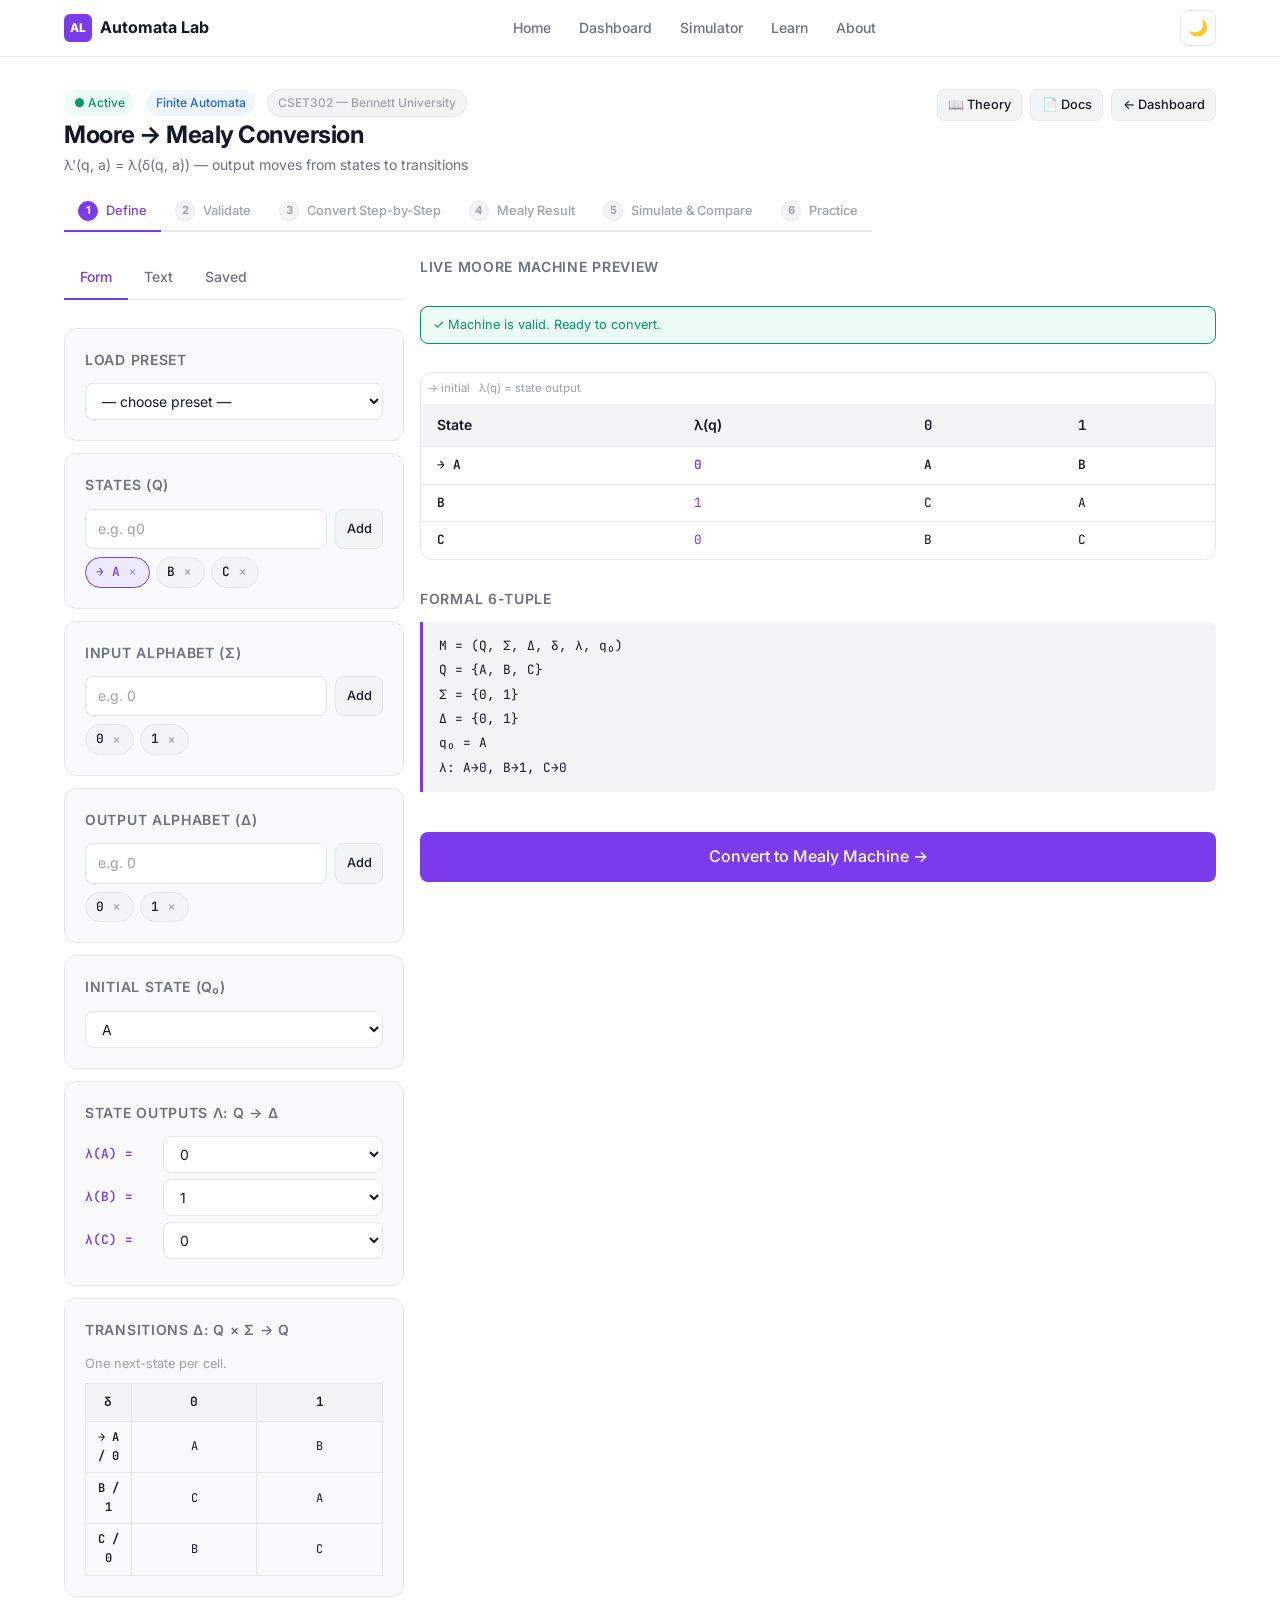
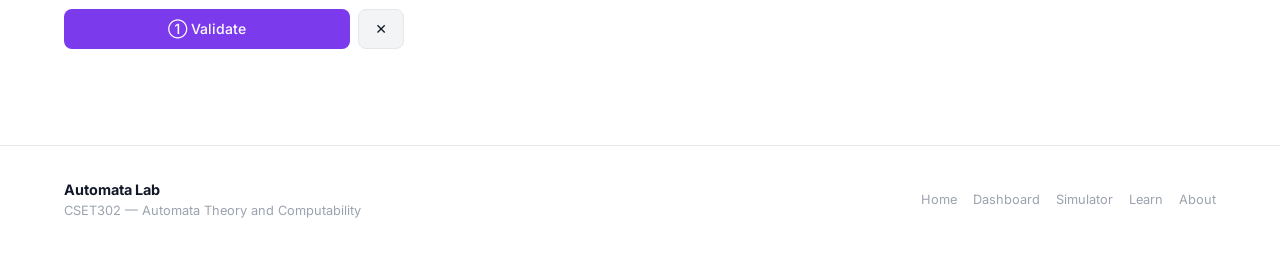
<file: moore-to-mealy.html>
<!DOCTYPE html>
<html lang="en">
<head>
  <meta charset="UTF-8" />
  <meta name="viewport" content="width=device-width, initial-scale=1.0" />
  <title>Moore → Mealy Simulator — Automata Lab</title>
  <link rel="preconnect" href="https://fonts.googleapis.com" />
  <link rel="preconnect" href="https://fonts.gstatic.com" crossorigin />
  <link href="https://fonts.googleapis.com/css2?family=Inter:wght@400;500;600;700&family=JetBrains+Mono:wght@400;600&display=swap" rel="stylesheet" />
  <link rel="stylesheet" href="css/style.css" />
  <style>
    .stepper{display:flex;align-items:center;gap:0;margin-bottom:1.5rem;overflow-x:auto}
    .stepper-step{display:flex;align-items:center;gap:.5rem;padding:.5rem .875rem;font-size:.8rem;font-weight:500;color:var(--text-muted);white-space:nowrap;border-bottom:2px solid var(--border);cursor:pointer;transition:all .15s}
    .stepper-step:hover{color:var(--text);border-color:var(--border-strong)}
    .stepper-step.active{color:var(--accent);border-color:var(--accent)}
    .stepper-step.done{color:var(--success);border-color:var(--success)}
    .stepper-num{width:20px;height:20px;border-radius:50%;font-size:.7rem;font-weight:700;display:flex;align-items:center;justify-content:center;background:var(--bg-subtle);border:1px solid var(--border)}
    .stepper-step.active .stepper-num{background:var(--accent);color:white;border-color:var(--accent)}
    .stepper-step.done .stepper-num{background:var(--success);color:white;border-color:var(--success)}
    .pseudocode{background:var(--bg-subtle);border:1px solid var(--border);border-radius:var(--radius);padding:.75rem 1rem;font-family:var(--font-mono);font-size:.78rem;line-height:1.8}
    .pc-line{padding:.1rem .5rem;border-radius:3px;display:block}
    .pc-line.highlighted{background:var(--node-active);color:var(--text);font-weight:600}
    .dual-graph{display:grid;grid-template-columns:1fr 1fr;gap:1rem}
    @media(max-width:700px){.dual-graph{grid-template-columns:1fr}}
    .graph-panel-title{font-size:.75rem;font-weight:600;text-transform:uppercase;letter-spacing:.05em;color:var(--text-secondary);margin-bottom:.5rem}
    .val-item{display:flex;align-items:flex-start;gap:.5rem;padding:.5rem .75rem;border-radius:var(--radius);font-size:.8rem;border:1px solid transparent}
    .val-error{background:var(--danger-bg);border-color:var(--danger);color:var(--danger)}
    .val-warning{background:var(--warning-bg);border-color:var(--warning);color:var(--warning)}
    .val-ok{background:var(--success-bg);border-color:var(--success);color:var(--success)}
    .output-compare{display:grid;grid-template-columns:1fr 1fr;gap:1rem;margin-top:1rem}
    @media(max-width:600px){.output-compare{grid-template-columns:1fr}}
    .output-box{background:var(--bg-elevated);border:1px solid var(--border);border-radius:var(--radius-lg);padding:1rem;text-align:center}
    .output-string{font-family:var(--font-mono);font-size:1.375rem;font-weight:700;letter-spacing:.1em;margin:.5rem 0}
    .output-highlight-first{color:var(--warning);text-decoration:underline}
    .answer-cell{font-family:var(--font-mono);font-size:.75rem;background:none;border:1px solid var(--border);border-radius:3px;padding:.2rem .4rem;width:80px;text-align:center;color:var(--text);outline:none}
    .answer-cell:focus{border-color:var(--accent)}
    .answer-cell.correct{border-color:var(--success);background:var(--success-bg)}
    .answer-cell.wrong{border-color:var(--danger);background:var(--danger-bg)}
    .text-editor{width:100%;min-height:200px;font-family:var(--font-mono);font-size:.8rem;line-height:1.7;background:var(--bg-subtle);border:1px solid var(--border);border-radius:var(--radius);padding:.75rem 1rem;color:var(--text);resize:vertical;outline:none}
    .text-editor:focus{border-color:var(--accent)}
    .saved-item{display:flex;align-items:center;gap:.625rem;padding:.5rem .75rem;border:1px solid var(--border);border-radius:var(--radius);background:var(--bg-elevated);font-size:.875rem}
    .saved-name{flex:1;font-weight:500}
    .graph-area{height:300px;background:var(--bg-elevated);border:1px solid var(--border);border-radius:var(--radius-lg);position:relative;overflow:hidden}
    .graph-area svg{width:100%;height:100%}
  </style>
  <script src="js/components/layout.js" defer></script>
  <script src="js/data/mooreExamples.js"></script>
  <script src="js/algorithms/mooreToMealy.js"></script>
</head>
<body>
<main>
<div class="section-sm">
<div class="container">

  <!-- Header -->
  <div style="display:flex;align-items:flex-start;justify-content:space-between;gap:1rem;flex-wrap:wrap;margin-bottom:1rem">
    <div>
      <div style="display:flex;align-items:center;gap:.75rem;margin-bottom:.25rem">
        <span class="badge badge-active">● Active</span>
        <span class="badge badge-info">Finite Automata</span>
        <span class="badge badge-soon">CSET302 — Bennett University</span>
      </div>
      <h1 style="font-size:1.5rem;margin-bottom:.25rem">Moore → Mealy Conversion</h1>
      <p style="font-size:.875rem">λ'(q, a) = λ(δ(q, a)) — output moves from states to transitions</p>
    </div>
    <div style="display:flex;gap:.5rem;flex-wrap:wrap">
      <a href="moore-theory.html" class="btn btn-secondary btn-sm">📖 Theory</a>
      <a href="moore-docs.html"   class="btn btn-secondary btn-sm">📄 Docs</a>
      <a href="dashboard.html"    class="btn btn-secondary btn-sm">← Dashboard</a>
    </div>
  </div>

  <!-- Stepper -->
  <nav class="stepper" id="stepper" aria-label="Workflow steps">
    <div class="stepper-step active" data-step="0"><span class="stepper-num">1</span>Define</div>
    <div class="stepper-step"        data-step="1"><span class="stepper-num">2</span>Validate</div>
    <div class="stepper-step"        data-step="2"><span class="stepper-num">3</span>Convert Step-by-Step</div>
    <div class="stepper-step"        data-step="3"><span class="stepper-num">4</span>Mealy Result</div>
    <div class="stepper-step"        data-step="4"><span class="stepper-num">5</span>Simulate &amp; Compare</div>
    <div class="stepper-step"        data-step="5"><span class="stepper-num">6</span>Practice</div>
  </nav>

  <!-- ══ PAGE 0: DEFINE ══════════════════════════════════════ -->
  <div class="page-section" id="page-0">
    <div class="workspace">
      <!-- Left: input -->
      <div class="workspace-panel">
        <div class="tabs" role="tablist" style="margin-bottom:.75rem">
          <button class="tab-btn active" data-tab="tab-form"  role="tab" aria-selected="true">Form</button>
          <button class="tab-btn"        data-tab="tab-text"  role="tab" aria-selected="false">Text</button>
          <button class="tab-btn"        data-tab="tab-saved" role="tab" aria-selected="false">Saved</button>
        </div>

        <!-- Form tab -->
        <div class="tab-pane active" id="tab-form">
          <div class="card-elevated" style="margin-bottom:.75rem">
            <div class="panel-header"><span class="panel-title">Load Preset</span></div>
            <select class="form-select" id="example-select" aria-label="Load preset"><option value="">— choose preset —</option></select>
          </div>
          <div class="card-elevated" style="margin-bottom:.75rem">
            <div class="panel-header"><span class="panel-title">States (Q)</span></div>
            <div style="display:flex;gap:.5rem;margin-bottom:.5rem">
              <input type="text" class="form-input" id="state-input" placeholder="e.g. q0" style="flex:1" />
              <button class="btn btn-secondary btn-sm" id="add-state-btn">Add</button>
            </div>
            <div class="chip-list" id="state-chips"></div>
          </div>
          <div class="card-elevated" style="margin-bottom:.75rem">
            <div class="panel-header"><span class="panel-title">Input Alphabet (Σ)</span></div>
            <div style="display:flex;gap:.5rem;margin-bottom:.5rem">
              <input type="text" class="form-input" id="symbol-input" placeholder="e.g. 0" maxlength="4" style="flex:1" />
              <button class="btn btn-secondary btn-sm" id="add-symbol-btn">Add</button>
            </div>
            <div class="chip-list" id="alphabet-chips"></div>
          </div>
          <div class="card-elevated" style="margin-bottom:.75rem">
            <div class="panel-header"><span class="panel-title">Output Alphabet (Δ)</span></div>
            <div style="display:flex;gap:.5rem;margin-bottom:.5rem">
              <input type="text" class="form-input" id="out-sym-input" placeholder="e.g. 0" maxlength="4" style="flex:1" />
              <button class="btn btn-secondary btn-sm" id="add-out-sym-btn">Add</button>
            </div>
            <div class="chip-list" id="out-alphabet-chips"></div>
          </div>
          <div class="card-elevated" style="margin-bottom:.75rem">
            <div class="panel-header"><span class="panel-title">Initial State (q₀)</span></div>
            <select class="form-select" id="initial-select"><option value="">— select —</option></select>
          </div>
          <div class="card-elevated" style="margin-bottom:.75rem">
            <div class="panel-header"><span class="panel-title">State Outputs λ: Q → Δ</span></div>
            <div id="output-assignments"><span class="text-muted text-sm">Add states and output alphabet first.</span></div>
          </div>
          <div class="card-elevated" style="margin-bottom:.75rem">
            <div class="panel-header"><span class="panel-title">Transitions δ: Q × Σ → Q</span></div>
            <p class="form-hint" style="margin-bottom:.5rem">One next-state per cell.</p>
            <div style="overflow-x:auto"><table class="transition-grid" id="transition-table"></table></div>
          </div>
          <div style="display:flex;gap:.5rem">
            <button class="btn btn-primary" style="flex:1" id="validate-btn">① Validate</button>
            <button class="btn btn-secondary" id="clear-btn" title="Clear">✕</button>
          </div>
        </div>

        <!-- Text tab -->
        <div class="tab-pane" id="tab-text">
          <div style="display:flex;justify-content:space-between;align-items:center;margin-bottom:.5rem">
            <span class="panel-title">Text Editor</span>
            <button class="btn btn-secondary btn-sm" id="gen-text-btn">↑ From Machine</button>
          </div>
          <textarea class="text-editor" id="text-editor" spellcheck="false"># States: A,B,C
# Alphabet: 0,1
# Outputs: 0,1
# Initial: A

States: A,B,C
Alphabet: 0,1
Outputs: 0,1
Initial: A

StateOutputs:
  A -> 0
  B -> 1
  C -> 0

Transitions:
  A,0 -> A
  A,1 -> B
  B,0 -> C
  B,1 -> A
  C,0 -> B
  C,1 -> C</textarea>
          <div id="text-errors" style="margin-top:.5rem"></div>
          <button class="btn btn-primary w-full" id="parse-btn" style="margin-top:.5rem">Parse &amp; Apply</button>
        </div>

        <!-- Saved tab -->
        <div class="tab-pane" id="tab-saved">
          <div style="display:flex;gap:.5rem;margin-bottom:.75rem">
            <input type="text" class="form-input" id="save-name" placeholder="Machine name…" style="flex:1" />
            <button class="btn btn-secondary btn-sm" id="save-btn">Save</button>
          </div>
          <div id="saved-list"></div>
          <div class="divider"></div>
          <div style="display:flex;gap:.5rem;flex-wrap:wrap">
            <button class="btn btn-secondary btn-sm" id="export-json-btn">⬇ Export JSON</button>
            <label class="btn btn-secondary btn-sm" style="cursor:pointer">⬆ Import JSON<input type="file" id="import-json" accept=".json" style="display:none"/></label>
          </div>
        </div>
      </div>

      <!-- Right: preview -->
      <div class="workspace-panel">
        <div class="panel-header"><span class="panel-title">Live Moore Machine Preview</span></div>
        <div id="validation-panel" style="margin-bottom:.75rem">
          <div class="val-item val-ok"><span>✓</span><span>Define a machine to validate.</span></div>
        </div>
        <div id="moore-preview"></div>
        <div id="formal-tuple" style="margin-top:.75rem;display:none">
          <div class="panel-title" style="margin-bottom:.5rem">Formal 6-tuple</div>
          <div class="math-def" id="formal-tuple-text" style="font-size:.8rem;line-height:1.9"></div>
        </div>
        <button class="btn btn-primary btn-lg w-full" id="run-btn" style="margin-top:.75rem" disabled>
          Convert to Mealy Machine →
        </button>
      </div>
    </div>
  </div>

  <!-- ══ PAGE 2: STEP-BY-STEP ════════════════════════════════ -->
  <div class="page-section" id="page-2" style="display:none">
    <div style="display:flex;align-items:center;justify-content:space-between;flex-wrap:wrap;gap:.75rem;margin-bottom:1rem">
      <h2 style="font-size:1.125rem">Step-by-Step Conversion</h2>
      <div style="display:flex;gap:.5rem;align-items:center;flex-wrap:wrap">
        <button class="btn btn-secondary btn-sm" id="step-prev">◀ Prev</button>
        <button class="btn btn-primary  btn-sm" id="step-play">▶ Play</button>
        <button class="btn btn-secondary btn-sm" id="step-next">Next ▶</button>
        <button class="btn btn-ghost    btn-sm" id="step-reset">↺ Reset</button>
        <button class="btn btn-secondary btn-sm" id="skip-btn">Skip to Result →</button>
        <span class="step-counter" id="step-counter">Step 0 / 0</span>
        <select class="speed-select" id="speed-select">
          <option value="1500">Slow</option>
          <option value="700" selected>Normal</option>
          <option value="300">Fast</option>
        </select>
      </div>
    </div>

    <!-- Side-by-side graphs -->
    <div class="dual-graph" style="margin-bottom:1rem">
      <div>
        <div class="graph-panel-title">Moore Machine — source (node labels: state/output)</div>
        <div class="graph-area" id="moore-graph-wrap">
          <svg id="moore-svg" xmlns="http://www.w3.org/2000/svg"></svg>
        </div>
      </div>
      <div>
        <div class="graph-panel-title">Mealy Machine — being built (edge labels: input/output)</div>
        <div class="graph-area" id="mealy-graph-wrap">
          <svg id="mealy-svg" xmlns="http://www.w3.org/2000/svg"></svg>
        </div>
      </div>
    </div>

    <!-- Step detail + pseudocode + progressive table -->
    <div class="grid-2" style="gap:1rem">
      <div>
        <div class="panel-title" style="margin-bottom:.5rem">Current Step</div>
        <div class="step-box" id="step-box" style="min-height:130px">
          <div class="text-muted text-sm">Click ▶ Play or Next ▶ to start.</div>
        </div>
        <div class="panel-title" style="margin:.75rem 0 .5rem">Algorithm Pseudocode</div>
        <div class="pseudocode">
          <span class="pc-line" data-line="1">ALGORITHM MooreToMealy(M)</span>
          <span class="pc-line" data-line="2">  Q'←Q; Σ'←Σ; Δ'←Δ; q₀'←q₀; δ'←δ</span>
          <span class="pc-line" data-line="3">  CREATE empty table λ'</span>
          <span class="pc-line" data-line="4">  FOR each state q in Q:</span>
          <span class="pc-line" data-line="5">    FOR each symbol a in Σ:</span>
          <span class="pc-line" data-line="6">      p ← δ(q, a)</span>
          <span class="pc-line" data-line="7">      λ'(q,a) ← λ(p)  // output of destination</span>
          <span class="pc-line" data-line="8">  RETURN M'</span>
        </div>
      </div>
      <div>
        <div class="panel-title" style="margin-bottom:.5rem">Mealy Table (built progressively)</div>
        <div id="progressive-table">
          <div class="empty-state" style="padding:2rem"><div class="empty-icon">⊞</div><p>Fills as steps progress.</p></div>
        </div>
      </div>
    </div>
  </div>

  <!-- ══ PAGE 3: RESULT ══════════════════════════════════════ -->
  <div class="page-section" id="page-3" style="display:none">
    <h2 style="margin-bottom:1rem">Generated Mealy Machine</h2>
    <div class="grid-2" style="gap:1rem;margin-bottom:1.5rem">
      <div>
        <div class="panel-title" style="margin-bottom:.5rem">Mealy Graph (edge labels: input/output)</div>
        <div class="graph-area" id="result-graph-wrap" style="height:360px">
          <svg id="result-svg" xmlns="http://www.w3.org/2000/svg"></svg>
        </div>
        <div style="display:flex;gap:.5rem;margin-top:.5rem;flex-wrap:wrap">
          <button class="graph-btn" id="rg-in"  title="Zoom in">+</button>
          <button class="graph-btn" id="rg-out" title="Zoom out">−</button>
          <button class="graph-btn" id="rg-fit" title="Fit to screen">⊡</button>
        </div>
        <div style="display:flex;flex-wrap:wrap;gap:.625rem;margin-top:.5rem">
          <div style="display:flex;align-items:center;gap:.375rem;font-size:.75rem;color:var(--text-secondary)"><span style="width:12px;height:12px;border-radius:50%;background:var(--node-initial);border:2px solid var(--accent);display:inline-block"></span>Initial state</div>
          <div style="display:flex;align-items:center;gap:.375rem;font-size:.75rem;color:var(--text-secondary)"><span style="width:12px;height:12px;border-radius:50%;background:var(--node-normal);border:2px solid var(--border-strong);display:inline-block"></span>Normal state</div>
        </div>
      </div>
      <div>
        <div class="panel-title" style="margin-bottom:.5rem">Formal Comparison</div>
        <div id="tuple-compare" class="card-elevated" style="font-size:.8rem;line-height:1.9;font-family:var(--font-mono)">Run conversion first.</div>
      </div>
    </div>
    <div class="grid-2" style="gap:1rem;margin-bottom:1.5rem">
      <div>
        <div class="panel-title" style="margin-bottom:.5rem">Moore Transition Table</div>
        <div id="moore-result-table"></div>
      </div>
      <div>
        <div class="panel-title" style="margin-bottom:.5rem">Mealy Transition Table</div>
        <div id="mealy-result-table"></div>
      </div>
    </div>
    <div style="display:flex;gap:.5rem;flex-wrap:wrap;margin-bottom:1rem">
      <button class="btn btn-secondary btn-sm" id="export-result-btn">⬇ Export JSON</button>
      <button class="btn btn-secondary btn-sm" id="copy-text-btn">📋 Copy as Text</button>
    </div>
    <button class="btn btn-primary btn-lg w-full" id="goto-sim-btn">Simulate &amp; Compare →</button>
  </div>

  <!-- ══ PAGE 4: SIMULATE ════════════════════════════════════ -->
  <div class="page-section" id="page-4" style="display:none">
    <h2 style="margin-bottom:.75rem">Simulate &amp; Compare</h2>
    <div class="alert alert-info" style="margin-bottom:1rem;font-size:.875rem">
      <strong>Key property:</strong> Moore outputs n+1 symbols; Mealy outputs n. <strong>MealyOutput = MooreOutput[1:]</strong>
    </div>
    <div class="card-elevated" style="margin-bottom:1rem">
      <div class="panel-title" style="margin-bottom:.75rem">Test a String</div>
      <div style="display:flex;gap:.5rem;flex-wrap:wrap;margin-bottom:.75rem">
        <input type="text" class="form-input" id="sim-input" placeholder="Enter string over Σ…" style="flex:1;font-family:var(--font-mono)" autocomplete="off" spellcheck="false"/>
        <button class="btn btn-primary" id="sim-btn">▶ Run Both</button>
        <button class="btn btn-secondary btn-sm" id="rand-str-btn" title="Random string">🎲</button>
      </div>
      <div id="sim-result"></div>
    </div>
    <div class="card-elevated">
      <div class="panel-title" style="margin-bottom:.5rem">Batch Tester</div>
      <p class="form-hint" style="margin-bottom:.5rem">One string per line.</p>
      <textarea class="text-editor" id="batch-input" style="min-height:90px" placeholder="0&#10;1&#10;01&#10;10&#10;101"></textarea>
      <div style="display:flex;gap:.5rem;margin-top:.5rem">
        <button class="btn btn-secondary btn-sm" id="batch-btn">Run All</button>
        <button class="btn btn-secondary btn-sm" id="batch-gen-btn">Generate up to length 4</button>
      </div>
      <div id="batch-result" style="margin-top:.75rem"></div>
    </div>
  </div>

  <!-- ══ PAGE 5: PRACTICE ════════════════════════════════════ -->
  <div class="page-section" id="page-5" style="display:none">
    <h2 style="margin-bottom:1rem">Practice Mode</h2>
    <div class="grid-2" style="gap:1rem">
      <div class="card-elevated">
        <div class="panel-title" style="margin-bottom:.75rem">Quiz: Fill in the Mealy Table</div>
        <p class="form-hint" style="margin-bottom:.5rem">Format each cell as <code>nextState/output</code></p>
        <div id="quiz-moore"></div>
        <div id="quiz-table" style="margin:.75rem 0"></div>
        <div style="display:flex;gap:.5rem;flex-wrap:wrap">
          <button class="btn btn-primary btn-sm" id="quiz-check">Check</button>
          <button class="btn btn-secondary btn-sm" id="quiz-hint">Hint</button>
          <button class="btn btn-secondary btn-sm" id="quiz-reveal">Reveal</button>
          <button class="btn btn-ghost btn-sm" id="quiz-new">New Question</button>
        </div>
        <div id="quiz-feedback" style="margin-top:.75rem"></div>
      </div>
      <div class="card-elevated">
        <div class="panel-title" style="margin-bottom:.75rem">Random Machine Generator</div>
        <div style="display:flex;flex-direction:column;gap:.75rem">
          <div class="form-group">
            <label class="form-label">States: <span id="rv-states">3</span></label>
            <input type="range" id="r-states" min="2" max="8" value="3" class="w-full"/>
          </div>
          <div class="form-group">
            <label class="form-label">Alphabet size: <span id="rv-alpha">2</span></label>
            <input type="range" id="r-alpha" min="1" max="3" value="2" class="w-full"/>
          </div>
          <div class="form-group">
            <label class="form-label">Output alphabet size: <span id="rv-out">2</span></label>
            <input type="range" id="r-out" min="2" max="4" value="2" class="w-full"/>
          </div>
          <button class="btn btn-primary" id="rand-gen-btn">🎲 Generate &amp; Load</button>
        </div>
      </div>
    </div>
  </div>

</div>
</div>
</main>

<script>
/* ================================================================
   Automata Lab — Moore → Mealy Simulator
   Single inline script. All core logic in mooreToMealy.js.
================================================================ */
(function(){
'use strict';

/* ── SVG GRAPH ENGINE ─────────────────────────────────────────
   Self-contained. Renders any automata machine into a given
   <svg> element. No external dependencies.
─────────────────────────────────────────────────────────────── */
var NS = 'http://www.w3.org/2000/svg';

function svgEl(tag, attrs) {
  var e = document.createElementNS(NS, tag);
  if (attrs) Object.keys(attrs).forEach(function(k){ e.setAttribute(k, attrs[k]); });
  return e;
}

function addMarker(defs, id, color) {
  var m = svgEl('marker', {id:id, markerWidth:'10', markerHeight:'7', refX:'9', refY:'3.5', orient:'auto'});
  m.appendChild(svgEl('polygon', {points:'0 0,10 3.5,0 7', fill:color}));
  defs.appendChild(m);
}

/** Compute circular layout */
function circleLayout(states, W, H) {
  var pos = {}, n = states.length;
  if (!n) return pos;
  var cx = W/2, cy = H/2, R = n===1 ? 0 : Math.min(cx,cy)*0.60;
  states.forEach(function(s,i){
    var a = (2*Math.PI*i/n) - Math.PI/2;
    pos[s] = { x: n===1?cx : cx+R*Math.cos(a), y: n===1?cy : cy+R*Math.sin(a) };
  });
  return pos;
}

/**
 * Draw an automata graph into an SVG element.
 * @param {SVGSVGElement} svg
 * @param {Object} machine  {states, inputAlphabet, transitions, initialState}
 * @param {Object} [opts]   {
 *   nodeLabel(s): string — label for node s  [default: s]
 *   edgeLabel(from,sym,trans): string — label for edge  [default: sym]
 *   activeState: string — highlighted yellow node
 *   activeEdge: {from,to} — highlighted orange edge
 *   newEdge: {from,to} — highlighted green edge (newly added)
 *   drawnEdges: Set of "from→to" keys — only draw these edges (null=draw all)
 *   offsetX, offsetY, scale — for pan/zoom
 * }
 */
function drawGraph(svg, machine, opts) {
  opts = opts || {};
  // Clear
  while (svg.firstChild) svg.removeChild(svg.firstChild);

  var rect = svg.getBoundingClientRect();
  var W = rect.width  || 460;
  var H = rect.height || 280;

  // Defs
  var defs = svgEl('defs');
  addMarker(defs, 'ar',    'var(--text-secondary)');
  addMarker(defs, 'ar-act','var(--warning)');
  addMarker(defs, 'ar-new','var(--success)');
  svg.appendChild(defs);

  var root = svgEl('g');
  if (opts.offsetX || opts.offsetY || opts.scale) {
    var ox = opts.offsetX||0, oy = opts.offsetY||0, sc = opts.scale||1;
    root.setAttribute('transform','translate('+ox+','+oy+') scale('+sc+')');
  }
  svg.appendChild(root);

  var states = machine.states || [];
  var alphabet = machine.inputAlphabet || [];
  var transitions = machine.transitions || {};
  var pos = circleLayout(states, W, H);
  var R = 28;

  // Build edge map: merge parallel edges into combined label strings
  var edgeMap = {}; // "from→to" → {from,to,labels[],selfLoop}
  states.forEach(function(from){
    alphabet.forEach(function(sym){
      var t = transitions[from] && transitions[from][sym];
      if (!t) return;
      var to = (typeof t === 'object') ? t.nextState : t;
      if (!to) return;

      // Filter: if drawnEdges set given, skip edges not in it
      if (opts.drawnEdges) {
        var outVal = (typeof t === 'object') ? t.output : '';
        var has = opts.drawnEdges.has(from+'→'+to+'→'+sym+'/'+outVal)
               || opts.drawnEdges.has(from+'→'+to+'→'+sym);
        if (!has) return;
      }

      var label = opts.edgeLabel ? opts.edgeLabel(from,sym,t) : ((typeof t==='object')?(sym+'/'+t.output):sym);
      var key = from+'→'+to;
      if (!edgeMap[key]) edgeMap[key]={from:from,to:to,labels:[],selfLoop:from===to};
      edgeMap[key].labels.push(label);
    });
  });

  // Draw edges
  Object.keys(edgeMap).forEach(function(key){
    var edge = edgeMap[key];
    var fp = pos[edge.from], tp = pos[edge.to];
    if (!fp||!tp) return;

    var isAct = opts.activeEdge && opts.activeEdge.from===edge.from && opts.activeEdge.to===edge.to;
    var isNew = opts.newEdge    && opts.newEdge.from===edge.from    && opts.newEdge.to===edge.to;
    var color  = isAct?'var(--warning)':isNew?'var(--success)':'var(--text-secondary)';
    var markId = isAct?'ar-act':isNew?'ar-new':'ar';
    var sw     = (isAct||isNew)?'2.5':'1.8';
    var lbl    = edge.labels.join(', ');

    var g = svgEl('g');

    if (edge.selfLoop) {
      var cx=fp.x, cy=fp.y-R, ddx=22, ddy=34;
      var path = svgEl('path',{
        d:'M'+(cx-ddx/2)+' '+cy+' C'+(cx-ddx*1.5)+' '+(cy-ddy*2)+' '+(cx+ddx*1.5)+' '+(cy-ddy*2)+' '+(cx+ddx/2)+' '+cy,
        fill:'none',stroke:color,'stroke-width':sw,'marker-end':'url(#'+markId+')'
      });
      var tw = svgEl('text',{'text-anchor':'middle',fill:'var(--text)','font-family':'var(--font-mono)','font-size':'11',x:String(cx),y:String(cy-ddy*1.35)});
      tw.textContent = lbl;
      g.appendChild(path); g.appendChild(tw);

    } else {
      var hasRev = !!edgeMap[edge.to+'→'+edge.from];
      var dx=tp.x-fp.x, dy=tp.y-fp.y, len=Math.sqrt(dx*dx+dy*dy)||1;
      var sx=fp.x+(dx/len)*(R+2), sy=fp.y+(dy/len)*(R+2);
      var ex=tp.x-(dx/len)*(R+5), ey=tp.y-(dy/len)*(R+5);
      var ox2=hasRev?(-dy*0.22):0, oy2=hasRev?(dx*0.22):0;
      var cpx=(sx+ex)/2+ox2, cpy=(sy+ey)/2+oy2;

      var path2 = svgEl('path',{
        d:'M'+sx+' '+sy+' Q'+cpx+' '+cpy+' '+ex+' '+ey,
        fill:'none',stroke:color,'stroke-width':sw,'marker-end':'url(#'+markId+')'
      });
      g.appendChild(path2);

      var lw = Math.max(lbl.length*6.5+8, 22);
      var bg = svgEl('rect',{x:String(cpx-lw/2),y:String(cpy-8),width:String(lw),height:'14',rx:'3',fill:'var(--bg)'});
      var tw2 = svgEl('text',{'text-anchor':'middle',fill:'var(--text)','font-family':'var(--font-mono)','font-size':'10',x:String(cpx),y:String(cpy+1)});
      tw2.textContent = lbl;
      g.appendChild(bg); g.appendChild(tw2);
    }
    root.appendChild(g);
  });

  // Draw nodes
  states.forEach(function(s){
    var p = pos[s]; if (!p) return;
    var isInit = s===machine.initialState;
    var isAct  = opts.activeState===s;

    var fill   = isAct?'var(--node-active)':isInit?'var(--node-initial)':'var(--node-normal)';
    var stroke = isAct?'var(--warning)':isInit?'var(--accent)':'var(--border-strong)';
    var sw2    = isAct?'3':'2';

    var g = svgEl('g',{transform:'translate('+p.x+','+p.y+')'});
    g.appendChild(svgEl('circle',{r:String(R),fill:fill,stroke:stroke,'stroke-width':sw2}));

    if (isInit) {
      g.appendChild(svgEl('line',{x1:String(-(R+26)),y1:'0',x2:String(-(R+3)),y2:'0',stroke:'var(--accent)','stroke-width':'2','marker-end':'url(#ar)'}));
    }

    var lbl2 = opts.nodeLabel ? opts.nodeLabel(s) : s;
    if (lbl2.length > 10) lbl2 = lbl2.slice(0,9)+'…';
    var fs = lbl2.length > 6 ? '9' : '11';
    var tw3 = svgEl('text',{'text-anchor':'middle','dominant-baseline':'middle',fill:'var(--text)','font-family':'var(--font-mono)','font-size':fs});
    tw3.textContent = lbl2;
    g.appendChild(tw3);
    root.appendChild(g);
  });
}

/* ── APP STATE ────────────────────────────────────────────── */
var S = {
  states:[], inputAlphabet:[], outputAlphabet:[],
  initialState:'', outputs:{}, transitions:{},
  mealy:null, mooreSrc:null, steps:[], currentStep:-1,
  isPlaying:false, speed:700, playTimer:null,
  rgScale:1, rgOffX:0, rgOffY:0,
  quizMoore:null, quizMealy:null
};

function $(id){ return document.getElementById(id); }

/* ── PAGES ────────────────────────────────────────────────── */
function showPage(n) {
  document.querySelectorAll('.page-section').forEach(function(el,i){
    el.style.display = i===n?'':'none';
  });
  document.querySelectorAll('.stepper-step').forEach(function(el,i){
    el.classList.toggle('active',i===n);
    el.classList.toggle('done',i<n);
  });
}

document.querySelectorAll('.stepper-step').forEach(function(btn){
  btn.addEventListener('click',function(){
    var n = parseInt(btn.dataset.step);
    if (n===0){showPage(0);return;}
    if (n>=2&&!S.mealy){alert('Run the conversion first.');return;}
    showPage(n);
    if (n===3) renderResultPage();
    if (n===5) renderPracticePage();
  });
});

/* ── TABS ─────────────────────────────────────────────────── */
document.querySelectorAll('.tab-btn').forEach(function(btn){
  btn.addEventListener('click',function(){
    var tablist = btn.closest('[role="tablist"]');
    if (!tablist) return;
    tablist.querySelectorAll('.tab-btn').forEach(function(b){
      b.classList.remove('active'); b.setAttribute('aria-selected','false');
    });
    btn.classList.add('active'); btn.setAttribute('aria-selected','true');
    var tid = btn.dataset.tab; if (!tid) return;
    var pane = $(tid); if (!pane) return;
    pane.parentElement.querySelectorAll('.tab-pane').forEach(function(p){ p.classList.remove('active'); });
    pane.classList.add('active');
  });
});

/* ── PRESETS ──────────────────────────────────────────────── */
MOORE_EXAMPLES.forEach(function(ex){
  var o=document.createElement('option'); o.value=ex.id; o.textContent=ex.title;
  $('example-select').appendChild(o);
});
$('example-select').addEventListener('change',function(){
  var ex=MOORE_EXAMPLES.find(function(e){return e.id===this.value;},this);
  if(ex) loadMachine(ex);
});

function loadMachine(m){
  clearAll(true);
  m.states.forEach(function(s){S.states.push(s);S.transitions[s]={};});
  m.inputAlphabet.forEach(function(sym){
    S.inputAlphabet.push(sym);
    S.states.forEach(function(st){S.transitions[st][sym]='';});
  });
  m.outputAlphabet.forEach(function(sym){S.outputAlphabet.push(sym);});
  S.initialState=m.initialState||'';
  S.outputs=Object.assign({},m.outputs);
  m.states.forEach(function(st){
    m.inputAlphabet.forEach(function(sym){
      S.transitions[st][sym]=(m.transitions[st]&&m.transitions[st][sym])||'';
    });
  });
  refreshAll(); runValidation();
}
loadMachine(MOORE_EXAMPLES[0]);

/* ── STATES ───────────────────────────────────────────────── */
$('state-input').addEventListener('keydown',function(e){if(e.key==='Enter')$('add-state-btn').click();});
$('add-state-btn').addEventListener('click',function(){
  var v=$('state-input').value.trim();
  if(!v||S.states.includes(v))return;
  S.states.push(v); S.transitions[v]={};
  S.inputAlphabet.forEach(function(sym){S.transitions[v][sym]='';});
  $('state-input').value=''; $('state-input').focus();
  refreshAll(); runValidation();
});
function removeState(name){
  S.states=S.states.filter(function(s){return s!==name;});
  delete S.transitions[name]; delete S.outputs[name];
  if(S.initialState===name) S.initialState='';
  refreshAll(); runValidation();
}

/* ── INPUT ALPHABET ───────────────────────────────────────── */
$('symbol-input').addEventListener('keydown',function(e){if(e.key==='Enter')$('add-symbol-btn').click();});
$('add-symbol-btn').addEventListener('click',function(){
  var v=$('symbol-input').value.trim();
  if(!v||S.inputAlphabet.includes(v))return;
  S.inputAlphabet.push(v);
  S.states.forEach(function(st){if(!S.transitions[st])S.transitions[st]={};S.transitions[st][v]='';});
  $('symbol-input').value=''; $('symbol-input').focus();
  refreshAll(); runValidation();
});
function removeSymbol(sym){
  S.inputAlphabet=S.inputAlphabet.filter(function(s){return s!==sym;});
  S.states.forEach(function(st){if(S.transitions[st])delete S.transitions[st][sym];});
  refreshAll(); runValidation();
}

/* ── OUTPUT ALPHABET ──────────────────────────────────────── */
$('out-sym-input').addEventListener('keydown',function(e){if(e.key==='Enter')$('add-out-sym-btn').click();});
$('add-out-sym-btn').addEventListener('click',function(){
  var v=$('out-sym-input').value.trim();
  if(!v||S.outputAlphabet.includes(v))return;
  S.outputAlphabet.push(v);
  $('out-sym-input').value=''; $('out-sym-input').focus();
  refreshAll(); runValidation();
});
function removeOutSym(sym){
  S.outputAlphabet=S.outputAlphabet.filter(function(s){return s!==sym;});
  Object.keys(S.outputs).forEach(function(k){if(S.outputs[k]===sym)S.outputs[k]='';});
  refreshAll(); runValidation();
}

/* ── REFRESH ALL ──────────────────────────────────────────── */
function refreshAll(){
  renderChips('state-chips',S.states,removeState,
    function(s){return 'chip'+(s===S.initialState?' chip-initial':'');},
    function(s){return (s===S.initialState?'→ ':'')+s;});
  renderChips('alphabet-chips',S.inputAlphabet,removeSymbol);
  renderChips('out-alphabet-chips',S.outputAlphabet,removeOutSym);
  refreshInitialSelect();
  refreshOutputAssignments();
  refreshTransitionTable();
  renderMoorePreview();
  renderFormalTuple();
}

function renderChips(cid,items,onRemove,classFn,labelFn){
  var c=$(cid); c.innerHTML='';
  if(!items.length){c.innerHTML='<span class="text-muted text-sm">None yet.</span>';return;}
  items.forEach(function(item){
    var chip=document.createElement('span');
    chip.className=classFn?classFn(item):'chip';
    chip.innerHTML=(labelFn?labelFn(item):item)+
      '<button class="chip-remove" aria-label="Remove '+item+'" data-v="'+item+'">✕</button>';
    c.appendChild(chip);
  });
  c.querySelectorAll('.chip-remove').forEach(function(b){b.addEventListener('click',function(){onRemove(b.dataset.v);});});
}

function refreshInitialSelect(){
  var sel=$('initial-select');
  sel.innerHTML='<option value="">— select —</option>';
  S.states.forEach(function(s){
    var o=document.createElement('option');o.value=s;o.textContent=s;
    if(s===S.initialState)o.selected=true;sel.appendChild(o);
  });
}
$('initial-select').addEventListener('change',function(){S.initialState=this.value;refreshAll();runValidation();});

function refreshOutputAssignments(){
  var el=$('output-assignments');el.innerHTML='';
  if(!S.states.length||!S.outputAlphabet.length){
    el.innerHTML='<span class="text-muted text-sm">Add states and output alphabet first.</span>';return;
  }
  S.states.forEach(function(s){
    var row=document.createElement('div');row.style.cssText='display:flex;align-items:center;gap:.5rem;margin-bottom:.375rem';
    var lbl=document.createElement('span');lbl.style.cssText='font-family:var(--font-mono);font-size:.8rem;min-width:70px;font-weight:600;color:var(--accent)';lbl.textContent='λ('+s+') =';
    var sel=document.createElement('select');sel.className='form-select';sel.style.flex='1';sel.setAttribute('aria-label','Output for '+s);
    var blank=document.createElement('option');blank.value='';blank.textContent='—';sel.appendChild(blank);
    S.outputAlphabet.forEach(function(sym){var o=document.createElement('option');o.value=sym;o.textContent=sym;if(S.outputs[s]===sym)o.selected=true;sel.appendChild(o);});
    sel.addEventListener('change',function(){S.outputs[s]=this.value;renderMoorePreview();runValidation();});
    row.appendChild(lbl);row.appendChild(sel);el.appendChild(row);
  });
}

function refreshTransitionTable(){
  var t=$('transition-table');t.innerHTML='';
  if(!S.states.length||!S.inputAlphabet.length){
    t.innerHTML='<tr><td style="color:var(--text-muted);font-size:.8rem;padding:.75rem">Add states and input alphabet first.</td></tr>';return;
  }
  var h='<thead><tr><th style="text-align:center">δ</th>';
  S.inputAlphabet.forEach(function(sym){h+='<th>'+sym+'</th>';});
  h+='</tr></thead><tbody></tbody>';
  t.innerHTML=h;
  var tbody=t.querySelector('tbody');
  S.states.forEach(function(s){
    var tr=document.createElement('tr');
    var tdS=document.createElement('td');tdS.className='row-state';
    tdS.textContent=(s===S.initialState?'→ ':'')+s+(S.outputs[s]?' / '+S.outputs[s]:'');
    tr.appendChild(tdS);
    S.inputAlphabet.forEach(function(sym){
      var td=document.createElement('td');
      var inp=document.createElement('input');inp.type='text';inp.placeholder='—';
      inp.setAttribute('aria-label','δ('+s+','+sym+')');
      inp.style.cssText='width:100%;min-width:50px;background:none;border:none;outline:none;font-family:var(--font-mono);font-size:.75rem;color:var(--text);text-align:center;padding:.2rem';
      inp.value=(S.transitions[s]&&S.transitions[s][sym])||'';
      inp.addEventListener('input',function(){if(!S.transitions[s])S.transitions[s]={};S.transitions[s][sym]=this.value.trim();runValidation();});
      inp.addEventListener('focus',function(e){e.target.style.background='var(--accent-light)';});
      inp.addEventListener('blur',function(e){e.target.style.background='';});
      td.appendChild(inp);tr.appendChild(td);
    });
    tbody.appendChild(tr);
  });
}

function renderMoorePreview(){
  var w=$('moore-preview');
  if(!S.states.length){w.innerHTML='<div class="empty-state"><div class="empty-icon">⊞</div><p>Define states, alphabet and transitions.</p></div>';return;}
  var h='<div class="table-wrap"><table class="trans-table"><caption style="text-align:left;padding:.375rem;font-size:.72rem;color:var(--text-muted)">→ initial &nbsp; λ(q) = state output</caption><thead><tr><th>State</th><th>λ(q)</th>';
  S.inputAlphabet.forEach(function(sym){h+='<th class="font-mono">'+sym+'</th>';});
  h+='</tr></thead><tbody>';
  S.states.forEach(function(s){
    var isI=s===S.initialState;
    h+='<tr'+(isI?' style="font-weight:600"':'')+'><td class="state-cell font-mono">'+(isI?'→ ':'')+s+'</td>';
    h+='<td class="font-mono" style="color:var(--accent)">'+(S.outputs[s]||'—')+'</td>';
    S.inputAlphabet.forEach(function(sym){
      var v=S.transitions[s]&&S.transitions[s][sym];
      h+='<td class="font-mono"'+(v?'':' style="color:var(--warning)"')+'>'+(v||'∅')+'</td>';
    });
    h+='</tr>';
  });
  h+='</tbody></table></div>';
  w.innerHTML=h;
}

function renderFormalTuple(){
  var el=$('formal-tuple'),txt=$('formal-tuple-text');
  if(!S.states.length){el.style.display='none';return;}
  el.style.display='block';
  txt.innerHTML='M = (Q, Σ, Δ, δ, λ, q₀)<br/>Q = {'+S.states.join(', ')+'}<br/>Σ = {'+S.inputAlphabet.join(', ')+'}<br/>Δ = {'+S.outputAlphabet.join(', ')+'}<br/>q₀ = '+(S.initialState||'(not set)')+'<br/>λ: '+S.states.map(function(s){return s+'→'+(S.outputs[s]||'?');}).join(', ');
}

/* ── VALIDATION ───────────────────────────────────────────── */
$('validate-btn').addEventListener('click',runValidation);
function runValidation(){
  var moore=buildMooreObj();
  var res=validateMoore(moore);
  var panel=$('validation-panel');panel.innerHTML='';
  if(!res.errors.length&&!res.warnings.length){
    panel.innerHTML='<div class="val-item val-ok">✓ Machine is valid. Ready to convert.</div>';
  } else {
    res.errors.forEach(function(e){var d=document.createElement('div');d.className='val-item val-error';d.innerHTML='<span>✕</span><span>'+e.msg+'</span>';panel.appendChild(d);});
    res.warnings.forEach(function(w){var d=document.createElement('div');d.className='val-item val-warning';d.innerHTML='<span>⚠</span><span>'+w.msg+'</span>';panel.appendChild(d);});
  }
  $('run-btn').disabled=res.errors.length>0;
  return res.errors.length===0;
}
function buildMooreObj(){
  return {states:[].concat(S.states),inputAlphabet:[].concat(S.inputAlphabet),outputAlphabet:[].concat(S.outputAlphabet),
    initialState:S.initialState,outputs:Object.assign({},S.outputs),transitions:JSON.parse(JSON.stringify(S.transitions))};
}

/* ── CONVERT ──────────────────────────────────────────────── */
$('run-btn').addEventListener('click',function(){
  if(!runValidation())return;
  var moore=buildMooreObj();
  var result;
  try{result=mooreToMealy(moore);}catch(e){alert('Error: '+e.message);return;}
  S.mealy=result.mealy; S.steps=result.steps; S.mooreSrc=moore;
  S.currentStep=-1; clearInterval(S.playTimer); S.isPlaying=false;
  showPage(2);
  requestAnimationFrame(function(){ updateStepView(); });
});

/* ── STEP VIEW ────────────────────────────────────────────── */
function updateStepView(){
  var idx=S.currentStep;
  var counter=$('step-counter');
  if(counter) counter.textContent='Step '+(idx<0?0:idx+1)+' / '+S.steps.length;
  updateStepBox();
  updatePseudocode();
  updateProgressiveTable();
  drawBothGraphs();
}

function drawBothGraphs(){
  if(!S.mooreSrc) return;
  var step = S.currentStep>=0 ? S.steps[S.currentStep] : null;

  // Moore graph — show active state and active edge
  var mooreSVG=$('moore-svg');
  drawGraph(mooreSVG, S.mooreSrc, {
    nodeLabel: function(s){ return s+'/'+(S.mooreSrc.outputs[s]||'?'); },
    edgeLabel: function(from,sym){ return sym; },
    activeState: step ? step.fromState : null,
    activeEdge:  step&&step.nextState ? {from:step.fromState,to:step.nextState} : null
  });

  // Mealy graph — only built edges so far
  var built=new Set();
  var newEdge=null;
  if(S.currentStep>=0){
    for(var i=0;i<=S.currentStep;i++){
      var st=S.steps[i];
      if(st.nextState) built.add(st.fromState+'→'+st.nextState+'→'+st.symbol+'/'+st.mooreOutput);
    }
    if(step&&step.nextState) newEdge={from:step.fromState,to:step.nextState};
  }
  var mealySVG=$('mealy-svg');
  drawGraph(mealySVG, S.mealy, {
    edgeLabel: function(from,sym,t){ return t?(sym+'/'+t.output):sym; },
    drawnEdges: S.currentStep>=0 ? built : new Set(),
    newEdge: newEdge
  });
}

function updateStepBox(){
  var el=$('step-box');if(!el)return;
  var idx=S.currentStep;
  if(idx<0){el.innerHTML='<div class="text-muted text-sm">Click ▶ Play or Next ▶ to start stepping.</div>';return;}
  var step=S.steps[idx];
  var skipped=!step.nextState;
  el.innerHTML='<div class="step-label">Step '+(idx+1)+' of '+S.steps.length+'</div>'+
    '<div class="step-detail"><span class="step-detail-key">State q:</span><span class="step-detail-val font-mono">'+step.fromState+'</span></div>'+
    '<div class="step-detail"><span class="step-detail-key">Symbol a:</span><span class="step-detail-val font-mono">"'+step.symbol+'"</span></div>'+
    (skipped
      ? '<div class="step-detail"><span style="color:var(--warning)">No transition — skipped.</span></div>'
      : '<div class="step-detail"><span class="step-detail-key">p = δ(q,a):</span><span class="step-detail-val font-mono">'+step.nextState+'</span></div>'+
        '<div class="step-detail"><span class="step-detail-key">λ(p) =</span><span class="step-detail-val font-mono" style="color:var(--accent)">"'+step.mooreOutput+'"</span></div>'+
        '<div class="step-detail"><span class="step-detail-key">Mealy edge:</span><span class="step-detail-val font-mono">'+step.fromState+' —'+step.symbol+'/'+step.mooreOutput+'→ '+step.nextState+'</span></div>')+
    '<div style="margin-top:.5rem;font-size:.8rem;color:var(--text-secondary);line-height:1.6">'+step.explanation+'</div>';
}

function updatePseudocode(){
  var idx=S.currentStep;
  var line=idx>=0?S.steps[idx].pseudocodeLine:-1;
  document.querySelectorAll('.pc-line').forEach(function(el){
    el.classList.toggle('highlighted',parseInt(el.dataset.line)===line);
  });
}

function updateProgressiveTable(){
  var w=$('progressive-table');if(!w||!S.mooreSrc)return;
  var moore=S.mooreSrc, idx=S.currentStep;
  var done=new Set(), curStep=null;
  if(idx>=0){for(var i=0;i<=idx;i++){var st=S.steps[i];if(st.nextState)done.add(st.fromState+'__'+st.symbol);}curStep=S.steps[idx];}
  var h='<div class="table-wrap"><table class="trans-table" style="font-size:.8rem"><thead><tr><th>State</th>';
  moore.inputAlphabet.forEach(function(sym){h+='<th>'+sym+'</th>';});
  h+='</tr></thead><tbody>';
  moore.states.forEach(function(s){
    h+='<tr><td class="state-cell font-mono">'+(s===moore.initialState?'→ ':'')+s+'</td>';
    moore.inputAlphabet.forEach(function(sym){
      var key=s+'__'+sym;
      var isCur=curStep&&curStep.fromState===s&&curStep.symbol===sym&&curStep.nextState;
      var isDone=done.has(key);
      if(isCur){
        h+='<td class="font-mono" style="background:var(--node-active);font-weight:700">'+curStep.nextState+' / <span style="color:var(--accent)">'+curStep.mooreOutput+'</span></td>';
      } else if(isDone){
        var t=S.mealy&&S.mealy.transitions[s]&&S.mealy.transitions[s][sym];
        h+='<td class="font-mono">'+(t?t.nextState+' / <span style="color:var(--accent)">'+t.output+'</span>':'—')+'</td>';
      } else {
        h+='<td style="color:var(--text-muted);font-size:.75rem">?</td>';
      }
    });
    h+='</tr>';
  });
  h+='</tbody></table></div>';
  w.innerHTML=h;
}

// Step controls
$('step-prev').addEventListener('click',function(){if(S.currentStep>0){S.currentStep--;updateStepView();}else if(S.currentStep===0){S.currentStep=-1;updateStepView();}});
$('step-next').addEventListener('click',function(){if(S.currentStep<S.steps.length-1){S.currentStep++;updateStepView();}else stopPlay();});
$('step-reset').addEventListener('click',function(){stopPlay();S.currentStep=-1;updateStepView();});
$('step-play').addEventListener('click',function(){S.isPlaying?stopPlay():startPlay();});
$('skip-btn').addEventListener('click',function(){stopPlay();showPage(3);renderResultPage();});
$('speed-select').addEventListener('change',function(){S.speed=parseInt(this.value);if(S.isPlaying){clearInterval(S.playTimer);startPlay();}});

function startPlay(){
  S.isPlaying=true;$('step-play').textContent='⏸ Pause';
  S.playTimer=setInterval(function(){
    if(S.currentStep>=S.steps.length-1){stopPlay();return;}
    S.currentStep++;updateStepView();
  },S.speed);
}
function stopPlay(){
  S.isPlaying=false;clearInterval(S.playTimer);
  var pb=$('step-play');if(pb)pb.textContent='▶ Play';
}

/* ── RESULT PAGE ──────────────────────────────────────────── */
function renderResultPage(){
  if(!S.mealy||!S.mooreSrc)return;
  var moore=S.mooreSrc, mealy=S.mealy;

  // Full Mealy graph with pan/zoom
  var svg=$('result-svg');
  drawGraph(svg, mealy, {
    edgeLabel:function(from,sym,t){return t?(sym+'/'+t.output):sym;},
    offsetX:S.rgOffX, offsetY:S.rgOffY, scale:S.rgScale
  });

  // Formal tuple comparison
  var tc=$('tuple-compare');
  if(tc) tc.innerHTML=
    '<span style="color:var(--success);font-weight:700">Moore M:</span><br/>'+
    'Q={'+moore.states.join(', ')+'}<br/>Σ={'+moore.inputAlphabet.join(', ')+'}<br/>Δ={'+moore.outputAlphabet.join(', ')+'}<br/>q₀='+moore.initialState+'<br/>'+
    'λ: '+moore.states.map(function(s){return s+'→'+(moore.outputs[s]||'?');}).join(', ')+'<br/><br/>'+
    '<span style="color:var(--accent);font-weight:700">Mealy M\':</span><br/>'+
    'Q\'=Q ✓ &nbsp; Σ\'=Σ ✓ &nbsp; Δ\'=Δ ✓ &nbsp; q₀\'=q₀ ✓<br/>λ\': Q×Σ→Δ (output on transitions, not states)';

  var mtbl=$('moore-result-table');if(mtbl)mtbl.innerHTML=mooreTblHTML(moore);
  var mtbl2=$('mealy-result-table');if(mtbl2)mtbl2.innerHTML=mealyTblHTML(mealy);

  // Graph controls
  $('rg-in').onclick=function(){S.rgScale=Math.min(S.rgScale+0.2,3);renderResultPage();};
  $('rg-out').onclick=function(){S.rgScale=Math.max(S.rgScale-0.2,0.3);renderResultPage();};
  $('rg-fit').onclick=function(){S.rgScale=1;S.rgOffX=0;S.rgOffY=0;renderResultPage();};
  var drag=false,lx2=0,ly2=0;
  svg.onmousedown=function(e){drag=true;lx2=e.clientX;ly2=e.clientY;};
  svg.onmousemove=function(e){if(!drag)return;S.rgOffX+=e.clientX-lx2;S.rgOffY+=e.clientY-ly2;lx2=e.clientX;ly2=e.clientY;renderResultPage();};
  svg.onmouseup=svg.onmouseleave=function(){drag=false;};
}

function mooreTblHTML(moore){
  var h='<div class="table-wrap"><table class="trans-table"><caption style="text-align:left;padding:.4rem;font-size:.72rem;color:var(--text-muted)">Moore: λ(q) on state</caption><thead><tr><th>State</th><th>λ(q)</th>';
  moore.inputAlphabet.forEach(function(sym){h+='<th>'+sym+'</th>';});
  h+='</tr></thead><tbody>';
  moore.states.forEach(function(s){
    h+='<tr><td class="state-cell font-mono">'+(s===moore.initialState?'→ ':'')+s+'</td><td class="font-mono" style="color:var(--accent)">'+(moore.outputs[s]||'—')+'</td>';
    moore.inputAlphabet.forEach(function(sym){h+='<td class="font-mono">'+(moore.transitions[s]&&moore.transitions[s][sym]||'∅')+'</td>';});
    h+='</tr>';
  });
  return h+'</tbody></table></div>';
}

function mealyTblHTML(mealy){
  var h='<div class="table-wrap"><table class="trans-table"><caption style="text-align:left;padding:.4rem;font-size:.72rem;color:var(--text-muted)">Mealy: λ\'(q,a) on transition</caption><thead><tr><th>State</th>';
  mealy.inputAlphabet.forEach(function(sym){h+='<th>'+sym+'</th>';});
  h+='</tr></thead><tbody>';
  mealy.states.forEach(function(s){
    h+='<tr><td class="state-cell font-mono">'+(s===mealy.initialState?'→ ':'')+s+'</td>';
    mealy.inputAlphabet.forEach(function(sym){
      var t=mealy.transitions[s]&&mealy.transitions[s][sym];
      h+=t?'<td class="font-mono"><strong>'+t.nextState+'</strong> <span style="color:var(--accent)">/ '+t.output+'</span></td>':'<td class="font-mono cell-dead">—</td>';
    });
    h+='</tr>';
  });
  return h+'</tbody></table></div>';
}

$('goto-sim-btn').addEventListener('click',function(){showPage(4);});
$('export-result-btn').addEventListener('click',exportJSON);
$('copy-text-btn').addEventListener('click',function(){
  if(!S.mooreSrc)return;
  navigator.clipboard.writeText(serializeMoore(S.mooreSrc)).then(function(){alert('Copied!');});
});
function exportJSON(){
  if(!S.mooreSrc||!S.mealy)return;
  var data=JSON.stringify({moore:S.mooreSrc,mealy:S.mealy},null,2);
  var a=document.createElement('a');a.href=URL.createObjectURL(new Blob([data],{type:'application/json'}));a.download='moore-mealy.json';a.click();
}

/* ── SIMULATE PAGE ────────────────────────────────────────── */
$('sim-btn').addEventListener('click',function(){runSim($('sim-input').value);});
$('sim-input').addEventListener('keydown',function(e){if(e.key==='Enter')$('sim-btn').click();});
$('rand-str-btn').addEventListener('click',function(){
  if(!S.mooreSrc)return;
  var a=S.mooreSrc.inputAlphabet,len=Math.floor(Math.random()*5)+2,s='';
  for(var i=0;i<len;i++)s+=a[Math.floor(Math.random()*a.length)];
  $('sim-input').value=s;runSim(s);
});

function runSim(input){
  if(!S.mooreSrc||!S.mealy){alert('Convert first.');return;}
  var mr=simulateMoore(S.mooreSrc,input), ler=simulateMealy(S.mealy,input), eq=checkEquivalence(S.mooreSrc,S.mealy,input);
  var el=$('sim-result');if(!el)return;
  var h='<div class="output-compare"><div class="output-box"><div class="panel-title">Moore (n+1='+mr.outputString.length+' symbols)</div><div class="output-string">';
  if(mr.outputString){h+='<span class="output-highlight-first" title="λ(q₀), dropped by Mealy">'+mr.outputString[0]+'</span>'+mr.outputString.slice(1);}else h+='ε';
  h+='</div><div class="text-muted text-sm">Underlined = λ(q₀)</div></div>';
  h+='<div class="output-box"><div class="panel-title">Mealy (n='+ler.outputString.length+' symbols)</div><div class="output-string" style="color:var(--accent)">'+(ler.outputString||'ε')+'</div></div></div>';
  if(!mr.error&&!ler.error){
    var ok=eq.equivalent;
    h+='<div class="alert '+(ok?'alert-success':'alert-error')+'" style="margin-top:.75rem">'+(ok?'✓':'✗')+' Moore[1:]="'+eq.mooreDropped+'" '+(ok?'=':'≠')+' Mealy="'+eq.mealyOut+'"'+(ok?' ✓':' — mismatch')+'</div>';
  }
  if(mr.error)h+='<div class="alert alert-error" style="margin-top:.5rem">Moore: '+mr.error+'</div>';
  if(ler.error)h+='<div class="alert alert-error" style="margin-top:.5rem">Mealy: '+ler.error+'</div>';
  if(!mr.error&&!ler.error&&input){
    h+='<div class="grid-2" style="gap:1rem;margin-top:1rem">';
    h+='<div><div class="panel-title" style="margin-bottom:.5rem">Moore Trace</div><div class="table-wrap"><table class="trans-table" style="font-size:.8rem"><thead><tr><th>#</th><th>In</th><th>State</th><th>Out</th></tr></thead><tbody>';
    h+='<tr><td>0</td><td>—</td><td class="font-mono">'+S.mooreSrc.initialState+'</td><td class="font-mono" style="color:var(--accent)">'+(S.mooreSrc.outputs[S.mooreSrc.initialState]||'?')+'</td></tr>';
    mr.trace.forEach(function(t){h+='<tr><td>'+t.step+'</td><td class="font-mono">'+t.char+'</td><td class="font-mono">'+t.toState+'</td><td class="font-mono" style="color:var(--accent)">'+t.output+'</td></tr>';});
    h+='</tbody></table></div></div>';
    h+='<div><div class="panel-title" style="margin-bottom:.5rem">Mealy Trace</div><div class="table-wrap"><table class="trans-table" style="font-size:.8rem"><thead><tr><th>#</th><th>In</th><th>From→To</th><th>Out</th></tr></thead><tbody>';
    ler.trace.forEach(function(t){h+='<tr><td>'+t.step+'</td><td class="font-mono">'+t.char+'</td><td class="font-mono">'+t.fromState+'→'+t.toState+'</td><td class="font-mono" style="color:var(--accent)">'+t.output+'</td></tr>';});
    h+='</tbody></table></div></div></div>';
  }
  el.innerHTML=h;
}

$('batch-btn').addEventListener('click',function(){
  if(!S.mooreSrc||!S.mealy){alert('Convert first.');return;}
  var lines=$('batch-input').value.split('\n').map(function(l){return l.trim();}).filter(Boolean);
  runBatch(lines);
});
$('batch-gen-btn').addEventListener('click',function(){
  if(!S.mooreSrc){alert('Define a machine first.');return;}
  var alpha=S.mooreSrc.inputAlphabet,strings=[''];
  for(var len=1;len<=4;len++){
    (function gen(prefix,rem){
      if(!rem){strings.push(prefix);return;}
      alpha.forEach(function(a){gen(prefix+a,rem-1);});
    })('',len);
  }
  $('batch-input').value=strings.join('\n');
});
function runBatch(lines){
  var el=$('batch-result');if(!el)return;
  var p=0,f=0,er=0;
  var h='<div class="table-wrap"><table class="trans-table" style="font-size:.8rem"><thead><tr><th>Input</th><th>Moore</th><th>Mealy</th><th>Moore[1:]</th><th>Equiv?</th></tr></thead><tbody>';
  lines.forEach(function(input){
    var eq=checkEquivalence(S.mooreSrc,S.mealy,input);
    if(eq.error){er++;h+='<tr><td class="font-mono">'+(input||'ε')+'</td><td colspan="4" style="color:var(--danger)">'+eq.error+'</td></tr>';return;}
    if(eq.equivalent)p++;else f++;
    var ok=eq.equivalent;
    h+='<tr'+(ok?'':' style="background:var(--danger-bg)"')+'><td class="font-mono">'+(input||'ε')+'</td><td class="font-mono">'+eq.mooreOut+'</td><td class="font-mono">'+eq.mealyOut+'</td><td class="font-mono">'+eq.mooreDropped+'</td><td style="color:'+(ok?'var(--success)':'var(--danger)')+';font-weight:600">'+(ok?'✓ Yes':'✗ No')+'</td></tr>';
  });
  h+='</tbody></table></div><div style="margin-top:.5rem;font-size:.8rem;display:flex;gap:1rem"><span style="color:var(--success)">✓ '+p+' equiv</span>'+(f?'<span style="color:var(--danger)">✗ '+f+' mismatch</span>':'')+(er?'<span style="color:var(--warning)">⚠ '+er+' error</span>':'')+'</div>';
  el.innerHTML=h;
}

/* ── PRACTICE ─────────────────────────────────────────────── */
function renderPracticePage(){generateQuiz();setupRand();}

function generateQuiz(m){
  m=m||MOORE_EXAMPLES[Math.floor(Math.random()*MOORE_EXAMPLES.length)];
  S.quizMoore=m;
  var r=mooreToMealy({states:m.states,inputAlphabet:m.inputAlphabet,outputAlphabet:m.outputAlphabet,initialState:m.initialState,outputs:m.outputs,transitions:JSON.parse(JSON.stringify(m.transitions))});
  S.quizMealy=r.mealy;
  var d=$('quiz-moore');if(d)d.innerHTML=mooreTblHTML(m);
  var w=$('quiz-table');if(!w)return;
  var h='<div style="overflow-x:auto"><table class="trans-table" style="font-size:.8rem"><thead><tr><th>State</th>';
  m.inputAlphabet.forEach(function(sym){h+='<th>on '+sym+'</th>';});
  h+='</tr></thead><tbody>';
  m.states.forEach(function(s){
    h+='<tr><td class="state-cell font-mono">'+(s===m.initialState?'→ ':'')+s+'</td>';
    m.inputAlphabet.forEach(function(sym){h+='<td><input class="answer-cell" data-state="'+s+'" data-sym="'+sym+'" placeholder="next/out" /></td>';});
    h+='</tr>';
  });
  h+='</tbody></table></div><p class="form-hint" style="margin-top:.5rem">e.g. <code>B/1</code></p>';
  w.innerHTML=h;$('quiz-feedback').innerHTML='';
}

$('quiz-check').addEventListener('click',function(){
  if(!S.quizMealy)return;
  var c=0,tot=0;
  document.querySelectorAll('.answer-cell').forEach(function(inp){
    var s=inp.dataset.state,sym=inp.dataset.sym,val=inp.value.trim();tot++;
    var exp=S.quizMealy.transitions[s]&&S.quizMealy.transitions[s][sym];
    if(!exp){inp.classList.add('correct');c++;return;}
    var parts=val.split('/');
    var ok=parts.length===2&&parts[0].trim()===exp.nextState&&parts[1].trim()===exp.output;
    inp.classList.toggle('correct',ok);inp.classList.toggle('wrong',!ok);if(ok)c++;
  });
  $('quiz-feedback').innerHTML=c===tot?'<div class="alert alert-success">🎉 All correct!</div>':'<div class="alert alert-error">✗ '+(tot-c)+' wrong.</div>';
});
$('quiz-hint').addEventListener('click',function(){
  if(!S.quizMealy)return;
  var cell=document.querySelector('.answer-cell:not(.correct)');if(!cell)return;
  var t=S.quizMealy.transitions[cell.dataset.state]&&S.quizMealy.transitions[cell.dataset.state][cell.dataset.sym];
  $('quiz-feedback').innerHTML='<div class="alert alert-info">Hint: destination of δ('+cell.dataset.state+','+cell.dataset.sym+') is '+(t?t.nextState:'?')+', λ('+(t?t.nextState:'?')+')='+(t?t.output:'?')+'</div>';
});
$('quiz-reveal').addEventListener('click',function(){
  document.querySelectorAll('.answer-cell').forEach(function(inp){
    var t=S.quizMealy&&S.quizMealy.transitions[inp.dataset.state]&&S.quizMealy.transitions[inp.dataset.state][inp.dataset.sym];
    if(t){inp.value=t.nextState+'/'+t.output;inp.classList.add('correct');inp.classList.remove('wrong');}
  });
  $('quiz-feedback').innerHTML='<div class="alert alert-warning">Solution revealed.</div>';
});
$('quiz-new').addEventListener('click',function(){generateQuiz(MOORE_EXAMPLES[Math.floor(Math.random()*MOORE_EXAMPLES.length)]);});

function setupRand(){
  var sEl=$('r-states'),aEl=$('r-alpha'),oEl=$('r-out');if(!sEl)return;
  sEl.oninput=function(){$('rv-states').textContent=sEl.value;};
  aEl.oninput=function(){$('rv-alpha').textContent=aEl.value;};
  oEl.oninput=function(){$('rv-out').textContent=oEl.value;};
  $('rand-gen-btn').addEventListener('click',function(){
    var m=generateRandom({states:parseInt(sEl.value),alphabetSize:parseInt(aEl.value),outputSize:parseInt(oEl.value)});
    loadMachine(m);showPage(0);alert('Random '+m.states.length+'-state machine loaded. Click Convert to Mealy Machine.');
  });
}

/* ── TEXT EDITOR ──────────────────────────────────────────── */
$('parse-btn').addEventListener('click',function(){
  var text=$('text-editor').value;
  var res=parseMooreText(text);
  var errEl=$('text-errors');errEl.innerHTML='';
  if(res.errors.length){res.errors.forEach(function(e){errEl.innerHTML+='<div class="alert alert-error" style="margin-bottom:.25rem">Line '+e.line+': '+e.msg+'</div>';});return;}
  loadMachine(res.machine);alert('Machine loaded. Switch to Form tab to verify.');
});
$('gen-text-btn').addEventListener('click',function(){$('text-editor').value=serializeMoore(buildMooreObj());});

/* ── SAVE / LOAD ──────────────────────────────────────────── */
var SKEY='automata-lab-saved';
function getSaved(){try{return JSON.parse(localStorage.getItem(SKEY)||'[]');}catch{return[];}}
function setSaved(a){localStorage.setItem(SKEY,JSON.stringify(a));}

$('save-btn').addEventListener('click',function(){
  var name=$('save-name').value.trim();if(!name){alert('Enter a name.');return;}
  if(!S.states.length){alert('Define a machine first.');return;}
  var saved=getSaved(),idx=saved.findIndex(function(m){return m.name===name;});
  var entry={name:name,machine:buildMooreObj(),savedAt:Date.now()};
  if(idx>=0)saved[idx]=entry;else saved.push(entry);
  setSaved(saved);$('save-name').value='';renderSavedList();
});
function renderSavedList(){
  var el=$('saved-list');if(!el)return;
  var saved=getSaved();
  if(!saved.length){el.innerHTML='<div class="empty-state" style="padding:1.5rem"><div class="empty-icon">💾</div><p>No saved machines.</p></div>';return;}
  el.innerHTML='';
  saved.forEach(function(entry,i){
    var row=document.createElement('div');row.className='saved-item';
    row.innerHTML='<span class="saved-name">'+entry.name+'</span><button class="btn btn-secondary btn-sm" data-i="'+i+'">Load</button><button class="btn btn-danger btn-sm" data-del="'+i+'">✕</button>';
    row.querySelector('[data-i]').addEventListener('click',function(){loadMachine(getSaved()[i].machine);});
    row.querySelector('[data-del]').addEventListener('click',function(){var s=getSaved();s.splice(i,1);setSaved(s);renderSavedList();});
    el.appendChild(row);
  });
}
renderSavedList();

$('export-json-btn').addEventListener('click',function(){
  var a=document.createElement('a');
  a.href=URL.createObjectURL(new Blob([JSON.stringify({moore:buildMooreObj()},null,2)],{type:'application/json'}));
  a.download='moore-machine.json';a.click();
});
$('import-json').addEventListener('change',function(){
  var file=this.files[0];if(!file)return;
  var reader=new FileReader();
  reader.onload=function(e){try{var d=JSON.parse(e.target.result);loadMachine(d.moore||d);}catch{alert('Invalid JSON.');}};
  reader.readAsText(file);this.value='';
});

/* ── CLEAR ────────────────────────────────────────────────── */
$('clear-btn').addEventListener('click',function(){if(confirm('Clear all?'))clearAll();});
function clearAll(silent){
  Object.assign(S,{states:[],inputAlphabet:[],outputAlphabet:[],initialState:'',outputs:{},transitions:{},mealy:null,mooreSrc:null,steps:[],currentStep:-1,isPlaying:false});
  clearInterval(S.playTimer);
  if($('example-select'))$('example-select').value='';
  if($('validation-panel'))$('validation-panel').innerHTML='<div class="val-item val-ok">Define a machine to validate.</div>';
  if($('run-btn'))$('run-btn').disabled=true;
  refreshAll();
}

/* ── INIT ─────────────────────────────────────────────────── */
runValidation();
showPage(0);

})();
</script>
</body>
</html>
</file>
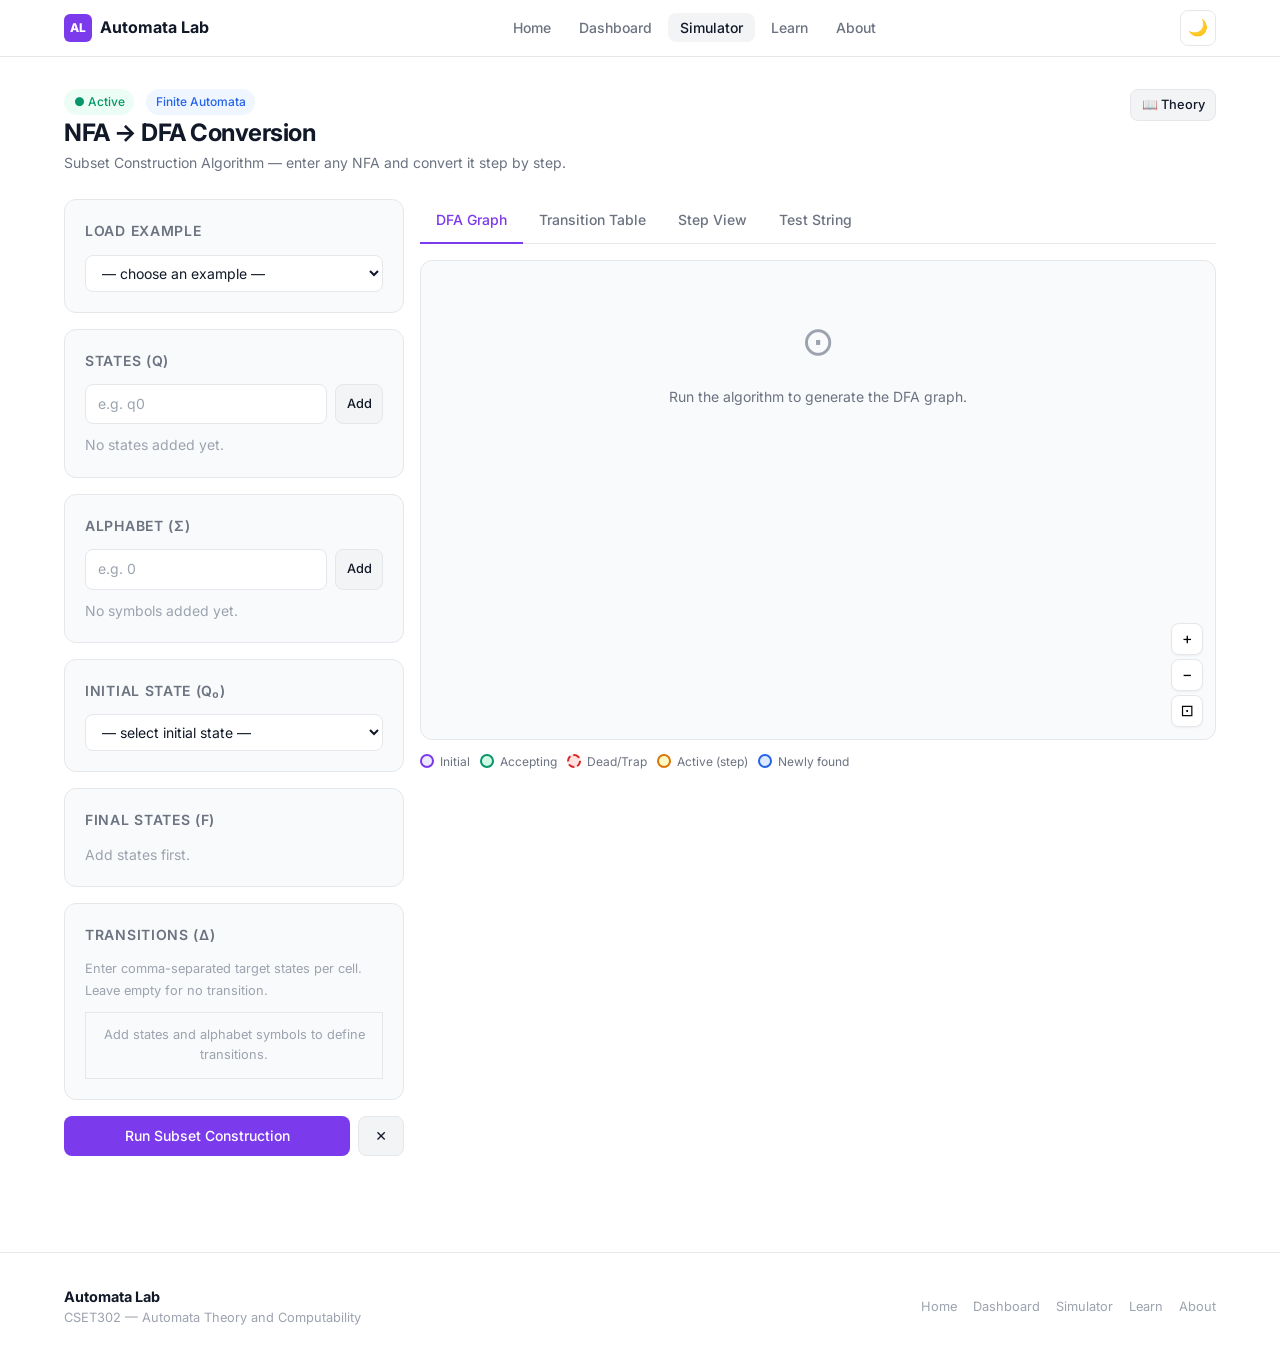
<file: simulator.html>
<!DOCTYPE html>
<html lang="en">
<head>
  <meta charset="UTF-8" />
  <meta name="viewport" content="width=device-width, initial-scale=1.0" />
  <title>NFA → DFA Simulator — Automata Lab</title>
  <link rel="preconnect" href="https://fonts.googleapis.com" />
  <link rel="preconnect" href="https://fonts.gstatic.com" crossorigin />
  <link href="https://fonts.googleapis.com/css2?family=Inter:wght@400;500;600;700&family=JetBrains+Mono:wght@400;600&display=swap" rel="stylesheet" />
  <link rel="stylesheet" href="css/style.css" />
  <script src="js/components/layout.js" defer></script>
  <script src="js/data/examples.js"></script>
  <script src="js/utils/stateSetUtils.js"></script>
  <script src="js/validators/nfaValidator.js"></script>
  <script src="js/algorithms/nfaToDfa.js"></script>
</head>
<body>
<main>
<div class="section-sm">
<div class="container">

  <!-- Header row -->
  <div style="display:flex;align-items:flex-start;justify-content:space-between;gap:1rem;flex-wrap:wrap;margin-bottom:1.5rem">
    <div>
      <div style="display:flex;align-items:center;gap:.75rem;margin-bottom:.25rem">
        <span class="badge badge-active">● Active</span>
        <span class="badge badge-info">Finite Automata</span>
      </div>
      <h1 style="font-size:1.5rem;margin-bottom:.25rem">NFA → DFA Conversion</h1>
      <p style="font-size:.875rem">Subset Construction Algorithm — enter any NFA and convert it step by step.</p>
    </div>
    <a href="learning.html#algorithm" class="btn btn-secondary btn-sm">📖 Theory</a>
  </div>

  <div class="workspace">

    <!-- ── LEFT: Input Panel ───────────────────────────── -->
    <div class="workspace-panel" id="input-panel">

      <!-- Example selector -->
      <div class="card-elevated">
        <div class="panel-header">
          <span class="panel-title">Load Example</span>
        </div>
        <select class="form-select" id="example-select" aria-label="Select an example NFA">
          <option value="">— choose an example —</option>
        </select>
      </div>

      <!-- States -->
      <div class="card-elevated">
        <div class="panel-header">
          <span class="panel-title">States (Q)</span>
        </div>
        <div style="display:flex;gap:.5rem;margin-bottom:.625rem">
          <input type="text" class="form-input" id="state-input" placeholder="e.g. q0" aria-label="New state name" style="flex:1" />
          <button class="btn btn-secondary btn-sm" id="add-state-btn" aria-label="Add state">Add</button>
        </div>
        <div class="chip-list" id="state-chips" aria-label="State list" aria-live="polite"></div>
      </div>

      <!-- Alphabet -->
      <div class="card-elevated">
        <div class="panel-header">
          <span class="panel-title">Alphabet (Σ)</span>
        </div>
        <div style="display:flex;gap:.5rem;margin-bottom:.625rem">
          <input type="text" class="form-input" id="symbol-input" placeholder="e.g. 0" maxlength="4" aria-label="New symbol" style="flex:1" />
          <button class="btn btn-secondary btn-sm" id="add-symbol-btn" aria-label="Add symbol">Add</button>
        </div>
        <div class="chip-list" id="alphabet-chips" aria-label="Alphabet list" aria-live="polite"></div>
      </div>

      <!-- Initial state -->
      <div class="card-elevated">
        <div class="panel-header"><span class="panel-title">Initial State (q₀)</span></div>
        <select class="form-select" id="initial-select" aria-label="Select initial state">
          <option value="">— select initial state —</option>
        </select>
      </div>

      <!-- Final states -->
      <div class="card-elevated">
        <div class="panel-header"><span class="panel-title">Final States (F)</span></div>
        <div id="final-checkboxes" style="display:flex;flex-direction:column;gap:.375rem" role="group" aria-label="Final states">
          <span class="text-muted text-sm">Add states first.</span>
        </div>
      </div>

      <!-- Transitions -->
      <div class="card-elevated">
        <div class="panel-header"><span class="panel-title">Transitions (δ)</span></div>
        <p class="form-hint" style="margin-bottom:.625rem">Enter comma-separated target states per cell. Leave empty for no transition.</p>
        <div style="overflow-x:auto">
          <table class="transition-grid" id="transition-table" aria-label="NFA transition function">
            <thead></thead>
            <tbody></tbody>
          </table>
        </div>
      </div>

      <!-- Validation errors -->
      <div id="validation-errors" role="alert" aria-live="assertive" style="display:none"></div>

      <!-- Run button -->
      <div style="display:flex;gap:.5rem">
        <button class="btn btn-primary w-full" id="run-btn" aria-label="Run subset construction algorithm">
          Run Subset Construction
        </button>
        <button class="btn btn-secondary" id="clear-btn" aria-label="Clear all inputs" title="Clear all inputs">✕</button>
      </div>
    </div>

    <!-- ── RIGHT: Results Panel ───────────────────────── -->
    <div class="workspace-panel">

      <!-- Tabs -->
      <div>
        <div class="tabs" role="tablist" aria-label="Simulator views">
          <button class="tab-btn active" role="tab" aria-selected="true" data-tab="graph-tab"   id="tab-graph">DFA Graph</button>
          <button class="tab-btn"        role="tab" aria-selected="false" data-tab="table-tab"  id="tab-table">Transition Table</button>
          <button class="tab-btn"        role="tab" aria-selected="false" data-tab="steps-tab"  id="tab-steps">Step View</button>
          <button class="tab-btn"        role="tab" aria-selected="false" data-tab="test-tab"   id="tab-test">Test String</button>
        </div>

        <!-- DFA Graph tab -->
        <div class="tab-pane active" id="graph-tab" role="tabpanel" aria-labelledby="tab-graph">
          <div id="graph-container" aria-label="DFA graph visualization" role="img">
            <div class="empty-state" id="graph-empty">
              <div class="empty-icon" aria-hidden="true">⊙</div>
              <p>Run the algorithm to generate the DFA graph.</p>
            </div>
            <svg id="graph-canvas" class="graph-svg" style="display:none"
                 aria-label="Generated DFA automaton graph"
                 role="img"
                 xmlns="http://www.w3.org/2000/svg">
              <defs>
                <marker id="arrowhead" markerWidth="10" markerHeight="7"
                        refX="9" refY="3.5" orient="auto">
                  <polygon points="0 0, 10 3.5, 0 7" fill="var(--text-secondary)" />
                </marker>
                <marker id="arrowhead-active" markerWidth="10" markerHeight="7"
                        refX="9" refY="3.5" orient="auto">
                  <polygon points="0 0, 10 3.5, 0 7" fill="var(--warning)" />
                </marker>
              </defs>
              <g id="graph-root"></g>
            </svg>
            <div class="graph-controls" aria-label="Graph controls">
              <button class="graph-btn" id="zoom-in"  title="Zoom in"        aria-label="Zoom in">+</button>
              <button class="graph-btn" id="zoom-out" title="Zoom out"       aria-label="Zoom out">−</button>
              <button class="graph-btn" id="fit-graph" title="Fit to screen" aria-label="Fit graph to screen">⊡</button>
            </div>
          </div>

          <!-- Legend -->
          <div style="display:flex;flex-wrap:wrap;gap:.625rem;margin-top:.75rem" role="list" aria-label="Graph legend">
            <div role="listitem" style="display:flex;align-items:center;gap:.375rem;font-size:.75rem;color:var(--text-secondary)"><span style="width:14px;height:14px;border-radius:50%;background:var(--node-initial);border:2px solid var(--accent);display:inline-block"></span>Initial</div>
            <div role="listitem" style="display:flex;align-items:center;gap:.375rem;font-size:.75rem;color:var(--text-secondary)"><span style="width:14px;height:14px;border-radius:50%;background:var(--node-final);border:2px solid var(--success);display:inline-block"></span>Accepting</div>
            <div role="listitem" style="display:flex;align-items:center;gap:.375rem;font-size:.75rem;color:var(--text-secondary)"><span style="width:14px;height:14px;border-radius:50%;background:var(--node-dead);border:2px dashed var(--danger);display:inline-block"></span>Dead/Trap</div>
            <div role="listitem" style="display:flex;align-items:center;gap:.375rem;font-size:.75rem;color:var(--text-secondary)"><span style="width:14px;height:14px;border-radius:50%;background:var(--node-active);border:2px solid var(--warning);display:inline-block"></span>Active (step)</div>
            <div role="listitem" style="display:flex;align-items:center;gap:.375rem;font-size:.75rem;color:var(--text-secondary)"><span style="width:14px;height:14px;border-radius:50%;background:var(--node-new);border:2px solid var(--info);display:inline-block"></span>Newly found</div>
          </div>
        </div>

        <!-- Transition Table tab -->
        <div class="tab-pane" id="table-tab" role="tabpanel" aria-labelledby="tab-table">
          <div id="dfa-table-wrap">
            <div class="empty-state">
              <div class="empty-icon" aria-hidden="true">⊞</div>
              <p>Run the algorithm to generate the DFA transition table.</p>
            </div>
          </div>
        </div>

        <!-- Step View tab -->
        <div class="tab-pane" id="steps-tab" role="tabpanel" aria-labelledby="tab-steps">
          <div id="steps-panel">
            <div class="empty-state">
              <div class="empty-icon" aria-hidden="true">▷</div>
              <p>Run the algorithm to view step-by-step execution.</p>
            </div>
          </div>
        </div>

        <!-- String Tester tab -->
        <div class="tab-pane" id="test-tab" role="tabpanel" aria-labelledby="tab-test">
          <div id="string-tester-panel">
            <div class="empty-state">
              <div class="empty-icon" aria-hidden="true">🔤</div>
              <p>Run the algorithm first, then test strings here.</p>
            </div>
          </div>
        </div>

      </div><!-- end tabs -->
    </div><!-- end right panel -->
  </div><!-- end workspace -->

</div>
</div>
</main>

<script>
/* ─────────────────────────────────────────────────────────────
   Automata Lab — Simulator Controller
   All algorithm logic lives in the external JS files loaded above.
   This file only handles DOM interaction.
   ───────────────────────────────────────────────────────────── */

(function () {
  'use strict';

  // ── Application State ──────────────────────────────────────
  const state = {
    states:       [],
    alphabet:     [],
    initialState: '',
    finalStates:  [],
    transitions:  {},   // { state: { symbol: [states] } }

    // Algorithm results
    dfa:          null,
    steps:        [],
    currentStep:  -1,
    isPlaying:    false,
    speed:        500,  // ms
    playTimer:    null,

    // Graph view transform
    graphScale:   1,
    graphOffsetX: 0,
    graphOffsetY: 0,
  };

  // ── DOM references ─────────────────────────────────────────
  const $ = id => document.getElementById(id);

  const stateInput       = $('state-input');
  const addStateBtn      = $('add-state-btn');
  const stateChips       = $('state-chips');
  const symbolInput      = $('symbol-input');
  const addSymbolBtn     = $('add-symbol-btn');
  const alphabetChips    = $('alphabet-chips');
  const initialSelect    = $('initial-select');
  const finalCheckboxes  = $('final-checkboxes');
  const transitionTable  = $('transition-table');
  const validationErrors = $('validation-errors');
  const runBtn           = $('run-btn');
  const clearBtn         = $('clear-btn');
  const exampleSelect    = $('example-select');

  // ── Tab switching ──────────────────────────────────────────
  document.querySelectorAll('.tab-btn').forEach(function (btn) {
    btn.addEventListener('click', function () {
      document.querySelectorAll('.tab-btn').forEach(b => { b.classList.remove('active'); b.setAttribute('aria-selected', 'false'); });
      document.querySelectorAll('.tab-pane').forEach(p => p.classList.remove('active'));
      btn.classList.add('active');
      btn.setAttribute('aria-selected', 'true');
      $( btn.dataset.tab ).classList.add('active');
    });
  });

  // ── Example selector ──────────────────────────────────────
  if (typeof NFA_EXAMPLES !== 'undefined') {
    NFA_EXAMPLES.forEach(function (ex) {
      const opt = document.createElement('option');
      opt.value = ex.id;
      opt.textContent = ex.title;
      exampleSelect.appendChild(opt);
    });
  }
  exampleSelect.addEventListener('change', function () {
    const ex = NFA_EXAMPLES.find(e => e.id === this.value);
    if (!ex) return;
    loadExample(ex);
  });

  function loadExample(ex) {
    // Reset
    clearAll();
    ex.states.forEach(addState);
    ex.alphabet.forEach(addSymbol);
    state.initialState = ex.initialState;
    state.finalStates  = [...ex.finalStates];
    state.transitions  = JSON.parse(JSON.stringify(ex.transitions));
    refreshInitialSelect();
    refreshFinalCheckboxes();
    refreshTransitionTable();
  }

  // ── State management ──────────────────────────────────────
  stateInput.addEventListener('keydown', e => { if (e.key === 'Enter') { addStateBtn.click(); } });
  addStateBtn.addEventListener('click', function () {
    const val = stateInput.value.trim();
    if (!val) return;
    if (state.states.includes(val)) { showInlineError(stateInput, `"${val}" already exists.`); return; }
    addState(val);
    stateInput.value = '';
    stateInput.focus();
  });

  function addState(name) {
    state.states.push(name);
    state.transitions[name] = state.transitions[name] || {};
    state.alphabet.forEach(sym => {
      state.transitions[name][sym] = state.transitions[name][sym] || [];
    });
    refreshStateChips();
    refreshInitialSelect();
    refreshFinalCheckboxes();
    refreshTransitionTable();
  }

  function removeState(name) {
    state.states = state.states.filter(s => s !== name);
    delete state.transitions[name];
    if (state.initialState === name) state.initialState = '';
    state.finalStates = state.finalStates.filter(s => s !== name);
    // Remove transitions pointing to this state
    Object.keys(state.transitions).forEach(function (from) {
      Object.keys(state.transitions[from]).forEach(function (sym) {
        state.transitions[from][sym] = state.transitions[from][sym].filter(t => t !== name);
      });
    });
    refreshStateChips();
    refreshInitialSelect();
    refreshFinalCheckboxes();
    refreshTransitionTable();
  }

  function refreshStateChips() {
    stateChips.innerHTML = '';
    state.states.forEach(function (s) {
      const isInit  = s === state.initialState;
      const isFinal = state.finalStates.includes(s);
      const chip = document.createElement('span');
      chip.className = 'chip' + (isInit ? ' chip-initial' : isFinal ? ' chip-final' : '');
      chip.innerHTML = (isInit ? '→ ' : '') + s + (isFinal ? ' *' : '') +
        `<button class="chip-remove" aria-label="Remove state ${s}" data-state="${s}">✕</button>`;
      stateChips.appendChild(chip);
    });
    stateChips.querySelectorAll('.chip-remove').forEach(function (btn) {
      btn.addEventListener('click', () => removeState(btn.dataset.state));
    });
    if (state.states.length === 0) stateChips.innerHTML = '<span class="text-muted text-sm">No states added yet.</span>';
  }

  // ── Alphabet management ────────────────────────────────────
  symbolInput.addEventListener('keydown', e => { if (e.key === 'Enter') addSymbolBtn.click(); });
  addSymbolBtn.addEventListener('click', function () {
    const val = symbolInput.value.trim();
    if (!val) return;
    if (state.alphabet.includes(val)) { showInlineError(symbolInput, `"${val}" already exists.`); return; }
    addSymbol(val);
    symbolInput.value = '';
    symbolInput.focus();
  });

  function addSymbol(sym) {
    state.alphabet.push(sym);
    state.states.forEach(function (s) {
      if (!state.transitions[s]) state.transitions[s] = {};
      state.transitions[s][sym] = state.transitions[s][sym] || [];
    });
    refreshAlphabetChips();
    refreshTransitionTable();
  }

  function removeSymbol(sym) {
    state.alphabet = state.alphabet.filter(s => s !== sym);
    state.states.forEach(function (s) {
      if (state.transitions[s]) delete state.transitions[s][sym];
    });
    refreshAlphabetChips();
    refreshTransitionTable();
  }

  function refreshAlphabetChips() {
    alphabetChips.innerHTML = '';
    state.alphabet.forEach(function (sym) {
      const chip = document.createElement('span');
      chip.className = 'chip';
      chip.innerHTML = sym + `<button class="chip-remove" aria-label="Remove symbol ${sym}" data-sym="${sym}">✕</button>`;
      alphabetChips.appendChild(chip);
    });
    alphabetChips.querySelectorAll('.chip-remove').forEach(function (btn) {
      btn.addEventListener('click', () => removeSymbol(btn.dataset.sym));
    });
    if (state.alphabet.length === 0) alphabetChips.innerHTML = '<span class="text-muted text-sm">No symbols added yet.</span>';
  }

  // ── Initial state select ───────────────────────────────────
  function refreshInitialSelect() {
    initialSelect.innerHTML = '<option value="">— select initial state —</option>';
    state.states.forEach(function (s) {
      const opt = document.createElement('option');
      opt.value = s; opt.textContent = s;
      if (s === state.initialState) opt.selected = true;
      initialSelect.appendChild(opt);
    });
  }
  initialSelect.addEventListener('change', function () {
    state.initialState = this.value;
    refreshStateChips();
  });

  // ── Final states checkboxes ────────────────────────────────
  function refreshFinalCheckboxes() {
    finalCheckboxes.innerHTML = '';
    if (state.states.length === 0) {
      finalCheckboxes.innerHTML = '<span class="text-muted text-sm">Add states first.</span>';
      return;
    }
    state.states.forEach(function (s) {
      const label = document.createElement('label');
      label.style.cssText = 'display:flex;align-items:center;gap:.5rem;font-size:.875rem;cursor:pointer;font-family:var(--font-mono)';
      const cb = document.createElement('input');
      cb.type = 'checkbox'; cb.value = s;
      cb.checked = state.finalStates.includes(s);
      cb.setAttribute('aria-label', `Mark ${s} as final state`);
      cb.addEventListener('change', function () {
        if (this.checked) { if (!state.finalStates.includes(s)) state.finalStates.push(s); }
        else { state.finalStates = state.finalStates.filter(f => f !== s); }
        refreshStateChips();
      });
      label.appendChild(cb);
      label.appendChild(document.createTextNode(s));
      finalCheckboxes.appendChild(label);
    });
  }

  // ── Transition table editor ────────────────────────────────
  function refreshTransitionTable() {
    const thead = transitionTable.querySelector('thead');
    const tbody = transitionTable.querySelector('tbody');
    thead.innerHTML = '';
    tbody.innerHTML = '';

    if (state.states.length === 0 || state.alphabet.length === 0) {
      const row = document.createElement('tr');
      const td = document.createElement('td');
      td.colSpan = state.alphabet.length + 1;
      td.style.cssText = 'color:var(--text-muted);font-size:.8rem;padding:.75rem;font-family:var(--font-sans)';
      td.textContent = 'Add states and alphabet symbols to define transitions.';
      tbody.appendChild(row);
      row.appendChild(td);
      return;
    }

    // Header
    const headerRow = document.createElement('tr');
    const thState = document.createElement('th');
    thState.textContent = 'δ';
    thState.style.textAlign = 'center';
    headerRow.appendChild(thState);
    state.alphabet.forEach(function (sym) {
      const th = document.createElement('th');
      th.textContent = sym;
      headerRow.appendChild(th);
    });
    thead.appendChild(headerRow);

    // Rows
    state.states.forEach(function (s) {
      const row = document.createElement('tr');
      const tdState = document.createElement('td');
      tdState.className = 'row-state';
      tdState.textContent = s;
      if (s === state.initialState) tdState.textContent = '→ ' + s;
      if (state.finalStates.includes(s)) tdState.textContent += ' *';
      row.appendChild(tdState);

      state.alphabet.forEach(function (sym) {
        const td = document.createElement('td');
        const input = document.createElement('input');
        input.type = 'text';
        input.placeholder = '∅';
        input.setAttribute('aria-label', `Transition from ${s} on ${sym}`);
        const currentVal = (state.transitions[s] && state.transitions[s][sym]) || [];
        input.value = currentVal.join(', ');
        input.addEventListener('input', function () {
          const raw = this.value.trim();
          const targets = raw === '' ? [] : raw.split(',').map(t => t.trim()).filter(Boolean);
          if (!state.transitions[s]) state.transitions[s] = {};
          state.transitions[s][sym] = targets;
        });
        td.appendChild(input);
        row.appendChild(td);
      });
      tbody.appendChild(row);
    });
  }

  // ── Validation display ─────────────────────────────────────
  function showErrors(errors) {
    validationErrors.style.display = 'block';
    validationErrors.innerHTML = '<ul class="error-list">' + errors.map(e => `<li>${e}</li>`).join('') + '</ul>';
    validationErrors.scrollIntoView({ behavior: 'smooth', block: 'nearest' });
  }
  function clearErrors() {
    validationErrors.style.display = 'none';
    validationErrors.innerHTML = '';
  }
  function showInlineError(inputEl, msg) {
    inputEl.classList.add('error');
    let err = inputEl.nextElementSibling;
    if (!err || !err.classList.contains('inline-err')) {
      err = document.createElement('span');
      err.className = 'inline-err';
      err.style.cssText = 'font-size:.75rem;color:var(--danger);margin-top:.2rem;display:block';
      inputEl.parentNode.insertBefore(err, inputEl.nextSibling);
    }
    err.textContent = msg;
    setTimeout(() => { inputEl.classList.remove('error'); if (err) err.remove(); }, 3000);
  }

  // ── Run algorithm ──────────────────────────────────────────
  runBtn.addEventListener('click', runAlgorithm);

  function runAlgorithm() {
    clearErrors();

    const nfa = {
      states:       [...state.states],
      alphabet:     [...state.alphabet],
      initialState: state.initialState,
      finalStates:  [...state.finalStates],
      transitions:  JSON.parse(JSON.stringify(state.transitions))
    };

    const { valid, errors } = validateNFA(nfa);
    if (!valid) { showErrors(errors); return; }

    // Run subset construction
    let result;
    try {
      result = subsetConstruction(nfa);
    } catch (e) {
      showErrors(['Algorithm error: ' + e.message]);
      return;
    }

    state.dfa   = result.dfa;
    state.steps = result.steps;
    state.currentStep = -1;
    state.isPlaying = false;
    clearInterval(state.playTimer);

    // Render outputs
    renderDFAGraph(result.dfa);
    renderDFATable(result.dfa);
    renderStepsPanel(result.steps, result.dfa);
    renderStringTester(result.dfa);

    // Switch to graph tab
    document.querySelector('[data-tab="graph-tab"]').click();
  }

  // ── Clear all ──────────────────────────────────────────────
  clearBtn.addEventListener('click', clearAll);
  function clearAll() {
    state.states = []; state.alphabet = []; state.initialState = '';
    state.finalStates = []; state.transitions = {};
    state.dfa = null; state.steps = []; state.currentStep = -1;
    clearInterval(state.playTimer);
    exampleSelect.value = '';
    refreshStateChips(); refreshAlphabetChips(); refreshInitialSelect();
    refreshFinalCheckboxes(); refreshTransitionTable(); clearErrors();
    $('graph-canvas').style.display = 'none';
    $('graph-empty').style.display = 'flex';
    $('dfa-table-wrap').innerHTML = '<div class="empty-state"><div class="empty-icon">⊞</div><p>Run the algorithm to generate the DFA transition table.</p></div>';
    $('steps-panel').innerHTML = '<div class="empty-state"><div class="empty-icon">▷</div><p>Run the algorithm to view step-by-step execution.</p></div>';
    $('string-tester-panel').innerHTML = '<div class="empty-state"><div class="empty-icon">🔤</div><p>Run the algorithm first, then test strings here.</p></div>';
  }

  // ═══════════════════════════════════════════════════════════
  // DFA GRAPH RENDERER (pure SVG, no external lib)
  // ═══════════════════════════════════════════════════════════

  let graphNodes = [];  // { id, x, y, label, type }
  let graphEdges = [];  // { from, to, label, selfLoop }

  function renderDFAGraph(dfa) {
    const canvas = $('graph-canvas');
    const empty  = $('graph-empty');
    const root   = $('graph-root');
    root.innerHTML = '';
    canvas.style.display = 'block';
    empty.style.display  = 'none';

    graphNodes = [];
    graphEdges = [];

    // Layout nodes in a grid / circle
    const stateList = dfa.states;
    const n = stateList.length;
    const cx = 400, cy = 240, R = Math.min(180, 60 * n / 2 + 60);
    const nodeR = 32;

    stateList.forEach(function (s, i) {
      let x, y;
      if (n === 1) { x = cx; y = cy; }
      else {
        const angle = (2 * Math.PI * i / n) - Math.PI / 2;
        x = cx + R * Math.cos(angle);
        y = cy + R * Math.sin(angle);
      }
      let type = 'normal';
      if (s === dfa.initialState && dfa.finalStates.includes(s)) type = 'initial-final';
      else if (s === dfa.initialState) type = 'initial';
      else if (dfa.finalStates.includes(s)) type = 'final';
      else if (s === dfa.deadState) type = 'dead';
      graphNodes.push({ id: s, x, y, label: s, type });
    });

    // Build edges (merge parallel edges with multi-symbol labels)
    const edgeMap = {};
    Object.keys(dfa.transitions).forEach(function (from) {
      Object.keys(dfa.transitions[from]).forEach(function (sym) {
        const to  = dfa.transitions[from][sym];
        const key = from + '→' + to;
        if (!edgeMap[key]) edgeMap[key] = { from, to, symbols: [], selfLoop: from === to };
        edgeMap[key].symbols.push(sym);
      });
    });
    graphEdges = Object.values(edgeMap).map(e => ({ ...e, label: e.symbols.join(',') }));

    drawGraph(dfa, -1);
    setupGraphControls();
    setupDrag();
  }

  function drawGraph(dfa, activeStepIndex) {
    const root = $('graph-root');
    root.innerHTML = '';
    const nodeR = 32;

    // Apply transform
    const g = document.createElementNS('http://www.w3.org/2000/svg', 'g');
    g.setAttribute('transform', `translate(${state.graphOffsetX},${state.graphOffsetY}) scale(${state.graphScale})`);
    root.appendChild(g);

    // Determine highlighted nodes from step
    let activeNode = null, newNode = null;
    if (activeStepIndex >= 0 && state.steps[activeStepIndex]) {
      const step = state.steps[activeStepIndex];
      activeNode = step.currentSubset;
      newNode    = step.isNewState ? step.resultingSubset : null;
    }

    // Draw edges first (behind nodes)
    graphEdges.forEach(function (edge) {
      const fromNode = graphNodes.find(n => n.id === edge.from);
      const toNode   = graphNodes.find(n => n.id === edge.to);
      if (!fromNode || !toNode) return;
      drawEdge(g, fromNode, toNode, edge, nodeR, activeNode);
    });

    // Draw nodes
    graphNodes.forEach(function (node) {
      const isActive = node.id === activeNode;
      const isNew    = node.id === newNode;
      drawNode(g, node, nodeR, isActive, isNew, dfa);
    });
  }

  function drawNode(g, node, r, isActive, isNew, dfa) {
    const group = document.createElementNS('http://www.w3.org/2000/svg', 'g');
    group.setAttribute('class', 'graph-node');
    group.setAttribute('data-id', node.id);
    group.setAttribute('transform', `translate(${node.x},${node.y})`);

    // Determine style
    let type = node.type;
    if (isActive) type = 'active';
    else if (isNew) type = 'new';

    const fills = {
      normal: 'var(--node-normal)', initial: 'var(--node-initial)',
      final: 'var(--node-final)', 'initial-final': 'var(--node-initial)',
      dead: 'var(--node-dead)', active: 'var(--node-active)', new: 'var(--node-new)'
    };
    const strokes = {
      normal: 'var(--border-strong)', initial: 'var(--accent)',
      final: 'var(--success)', 'initial-final': 'var(--accent)',
      dead: 'var(--danger)', active: 'var(--warning)', new: 'var(--info)'
    };
    const strokeWidths = { active: '3', new: '3' };
    const dashArrays   = { dead: '5,3' };

    // Outer circle
    const circle = document.createElementNS('http://www.w3.org/2000/svg', 'circle');
    circle.setAttribute('r', r);
    circle.setAttribute('fill', fills[type] || fills.normal);
    circle.setAttribute('stroke', strokes[type] || strokes.normal);
    circle.setAttribute('stroke-width', strokeWidths[type] || '2');
    if (dashArrays[type]) circle.setAttribute('stroke-dasharray', dashArrays[type]);
    group.appendChild(circle);

    // Double ring for final states
    const isFinal = dfa.finalStates.includes(node.id);
    if (isFinal) {
      const inner = document.createElementNS('http://www.w3.org/2000/svg', 'circle');
      inner.setAttribute('r', r - 5);
      inner.setAttribute('fill', 'none');
      inner.setAttribute('stroke', strokes[isActive ? 'active' : isNew ? 'new' : 'final'] || strokes.final);
      inner.setAttribute('stroke-width', '1.5');
      group.appendChild(inner);
    }

    // Initial state arrow
    if (node.id === dfa.initialState) {
      const arrow = document.createElementNS('http://www.w3.org/2000/svg', 'line');
      arrow.setAttribute('x1', -(r + 28)); arrow.setAttribute('y1', '0');
      arrow.setAttribute('x2', -(r + 2));  arrow.setAttribute('y2', '0');
      arrow.setAttribute('stroke', 'var(--accent)');
      arrow.setAttribute('stroke-width', '2');
      arrow.setAttribute('marker-end', 'url(#arrowhead)');
      group.appendChild(arrow);
    }

    // Label — shorten long subset labels
    const text = document.createElementNS('http://www.w3.org/2000/svg', 'text');
    let displayLabel = node.label;
    if (displayLabel.length > 12) {
      // Show as "S1", "S2"... but with a tooltip
      const idx = graphNodes.findIndex(n => n.id === node.id);
      displayLabel = 'D' + (idx + 1);
    }
    text.textContent = displayLabel;
    text.setAttribute('fill', 'var(--text)');
    text.setAttribute('font-size', displayLabel.length > 6 ? '9' : '11');
    group.appendChild(text);

    g.appendChild(group);
  }

  function drawEdge(g, fromNode, toNode, edge, r, activeNode) {
    const group = document.createElementNS('http://www.w3.org/2000/svg', 'g');
    group.setAttribute('class', 'graph-edge');

    if (edge.selfLoop) {
      // Self-loop
      const lx = fromNode.x, ly = fromNode.y - r;
      const path = document.createElementNS('http://www.w3.org/2000/svg', 'path');
      const dx = 28, dy = 38;
      path.setAttribute('d', `M ${lx - dx/2} ${ly} C ${lx - dx*1.5} ${ly - dy*2} ${lx + dx*1.5} ${ly - dy*2} ${lx + dx/2} ${ly}`);
      path.setAttribute('fill', 'none');
      path.setAttribute('stroke', 'var(--text-secondary)');
      path.setAttribute('stroke-width', '1.8');
      path.setAttribute('marker-end', 'url(#arrowhead)');
      group.appendChild(path);

      const text = document.createElementNS('http://www.w3.org/2000/svg', 'text');
      text.setAttribute('x', lx);
      text.setAttribute('y', ly - dy * 1.5);
      text.setAttribute('text-anchor', 'middle');
      text.setAttribute('fill', 'var(--text)');
      text.setAttribute('font-size', '11');
      text.setAttribute('font-family', 'var(--font-mono)');
      text.textContent = edge.label;
      group.appendChild(text);
    } else {
      // Check if there's a reverse edge (need curve)
      const hasReverse = graphEdges.some(e => e.from === edge.to && e.to === edge.from);
      const dx = toNode.x - fromNode.x;
      const dy = toNode.y - fromNode.y;
      const len = Math.sqrt(dx*dx + dy*dy);

      // Start/end points on circle circumference
      const startX = fromNode.x + (dx / len) * (r + 2);
      const startY = fromNode.y + (dy / len) * (r + 2);
      const endX   = toNode.x   - (dx / len) * (r + 4);
      const endY   = toNode.y   - (dy / len) * (r + 4);

      const path = document.createElementNS('http://www.w3.org/2000/svg', 'path');
      let d;
      if (hasReverse) {
        // Quadratic curve
        const cpX = (startX + endX) / 2 - dy * 0.3;
        const cpY = (startY + endY) / 2 + dx * 0.3;
        d = `M ${startX} ${startY} Q ${cpX} ${cpY} ${endX} ${endY}`;
      } else {
        d = `M ${startX} ${startY} L ${endX} ${endY}`;
      }
      path.setAttribute('d', d);
      path.setAttribute('fill', 'none');
      path.setAttribute('stroke', 'var(--text-secondary)');
      path.setAttribute('stroke-width', '1.8');
      path.setAttribute('marker-end', 'url(#arrowhead)');
      group.appendChild(path);

      // Label
      const midX = hasReverse ? (startX + endX) / 2 - dy * 0.3 : (startX + endX) / 2;
      const midY = hasReverse ? (startY + endY) / 2 + dx * 0.3 : (startY + endY) / 2;
      // Label background
      const bg = document.createElementNS('http://www.w3.org/2000/svg', 'rect');
      bg.setAttribute('x', midX - 10); bg.setAttribute('y', midY - 9);
      bg.setAttribute('width', 20); bg.setAttribute('height', 14);
      bg.setAttribute('rx', 3); bg.setAttribute('fill', 'var(--bg)');
      group.appendChild(bg);

      const text = document.createElementNS('http://www.w3.org/2000/svg', 'text');
      text.setAttribute('x', midX); text.setAttribute('y', midY + 1);
      text.setAttribute('text-anchor', 'middle');
      text.setAttribute('fill', 'var(--text)');
      text.setAttribute('font-size', '11');
      text.setAttribute('font-family', 'var(--font-mono)');
      text.textContent = edge.label;
      group.appendChild(text);
    }

    g.appendChild(group);
  }

  // ── Graph controls ─────────────────────────────────────────
  function setupGraphControls() {
    $('zoom-in').onclick  = function () { state.graphScale = Math.min(state.graphScale + 0.2, 3); redrawGraph(); };
    $('zoom-out').onclick = function () { state.graphScale = Math.max(state.graphScale - 0.2, 0.3); redrawGraph(); };
    $('fit-graph').onclick = function () { state.graphScale = 1; state.graphOffsetX = 0; state.graphOffsetY = 0; redrawGraph(); };
  }

  // ── Graph drag ─────────────────────────────────────────────
  function setupDrag() {
    const canvas = $('graph-canvas');
    let dragging = false, lastX = 0, lastY = 0;
    canvas.addEventListener('mousedown', function (e) { dragging = true; lastX = e.clientX; lastY = e.clientY; });
    canvas.addEventListener('mousemove', function (e) {
      if (!dragging) return;
      state.graphOffsetX += e.clientX - lastX;
      state.graphOffsetY += e.clientY - lastY;
      lastX = e.clientX; lastY = e.clientY;
      redrawGraph();
    });
    canvas.addEventListener('mouseup',   () => dragging = false);
    canvas.addEventListener('mouseleave',() => dragging = false);
    // Touch
    canvas.addEventListener('touchstart', function (e) { dragging = true; const t = e.touches[0]; lastX = t.clientX; lastY = t.clientY; }, { passive: true });
    canvas.addEventListener('touchmove',  function (e) {
      if (!dragging) return;
      const t = e.touches[0];
      state.graphOffsetX += t.clientX - lastX;
      state.graphOffsetY += t.clientY - lastY;
      lastX = t.clientX; lastY = t.clientY;
      redrawGraph();
    }, { passive: true });
    canvas.addEventListener('touchend', () => dragging = false);
  }

  function redrawGraph() {
    if (!state.dfa) return;
    drawGraph(state.dfa, state.currentStep);
  }

  // ═══════════════════════════════════════════════════════════
  // DFA TRANSITION TABLE
  // ═══════════════════════════════════════════════════════════
  function renderDFATable(dfa) {
    const wrap = $('dfa-table-wrap');
    wrap.innerHTML = '';

    // State label index for display
    const stateIndex = {};
    dfa.states.forEach((s, i) => stateIndex[s] = 'D' + (i + 1));

    const container = document.createElement('div');
    container.className = 'table-wrap';

    const table = document.createElement('table');
    table.className = 'trans-table';
    table.setAttribute('aria-label', 'DFA transition table');

    // Caption / legend
    const caption = document.createElement('caption');
    caption.style.cssText = 'text-align:left;padding:.5rem;font-size:.75rem;color:var(--text-muted)';
    caption.textContent = '→ = initial state   * = accepting state   ∅ = dead/trap state';
    table.appendChild(caption);

    // Header
    const thead = document.createElement('thead');
    const hrow  = document.createElement('tr');
    const thIdx = document.createElement('th'); thIdx.textContent = '#';   hrow.appendChild(thIdx);
    const thSt  = document.createElement('th'); thSt.textContent = 'DFA State (NFA subset)'; hrow.appendChild(thSt);
    dfa.alphabet.forEach(function (sym) {
      const th = document.createElement('th');
      th.innerHTML = `<span class="font-mono">${sym}</span>`;
      hrow.appendChild(th);
    });
    thead.appendChild(hrow);
    table.appendChild(thead);

    // Body
    const tbody = document.createElement('tbody');
    dfa.states.forEach(function (s, i) {
      const row = document.createElement('tr');
      row.dataset.state = s;

      const tdIdx = document.createElement('td');
      tdIdx.className = 'state-cell font-mono text-muted';
      tdIdx.textContent = stateIndex[s];
      row.appendChild(tdIdx);

      const tdSt = document.createElement('td');
      tdSt.className = 'state-cell';
      let prefix = '';
      if (s === dfa.initialState) prefix += '→ ';
      if (dfa.finalStates.includes(s)) prefix += '* ';
      tdSt.innerHTML = `<span class="font-mono">${prefix}<strong>${s}</strong></span>`;
      row.appendChild(tdSt);

      dfa.alphabet.forEach(function (sym) {
        const td = document.createElement('td');
        const target = dfa.transitions[s] && dfa.transitions[s][sym];
        if (!target || target === '∅') {
          td.innerHTML = '<span class="cell-dead font-mono">∅</span>';
        } else {
          td.innerHTML = `<span class="font-mono">${target}</span>`;
        }
        row.appendChild(td);
      });

      tbody.appendChild(row);
    });
    table.appendChild(tbody);
    container.appendChild(table);
    wrap.appendChild(container);

    // State key
    const keyDiv = document.createElement('div');
    keyDiv.style.cssText = 'margin-top:.75rem;font-size:.8rem;color:var(--text-secondary)';
    keyDiv.innerHTML = '<strong>State index:</strong> ' + dfa.states.map((s, i) => `<span class="font-mono">D${i+1} = ${s}</span>`).join(' &nbsp; ');
    wrap.appendChild(keyDiv);
  }

  // Highlight active row during steps
  function highlightTableRow(stateLabel) {
    document.querySelectorAll('#dfa-table-wrap tbody tr').forEach(function (row) {
      row.classList.toggle('row-active', row.dataset.state === stateLabel);
    });
  }

  // ═══════════════════════════════════════════════════════════
  // STEP-BY-STEP EXECUTION PANEL
  // ═══════════════════════════════════════════════════════════
  function renderStepsPanel(steps, dfa) {
    const panel = $('steps-panel');
    panel.innerHTML = '';

    if (steps.length === 0) {
      panel.innerHTML = '<div class="alert alert-info">No steps were generated. The DFA may be trivial.</div>';
      return;
    }

    // Controls
    const controls = document.createElement('div');
    controls.innerHTML = `
      <div class="execution-controls" style="margin-bottom:1rem" role="toolbar" aria-label="Step controls">
        <button class="btn btn-secondary btn-sm" id="step-prev"  aria-label="Previous step">◀ Prev</button>
        <button class="btn btn-primary  btn-sm" id="step-play"  aria-label="Play steps">▶ Play</button>
        <button class="btn btn-secondary btn-sm" id="step-next"  aria-label="Next step">Next ▶</button>
        <button class="btn btn-ghost    btn-sm" id="step-reset" aria-label="Reset to beginning">↺ Reset</button>
        <span class="step-counter" id="step-counter" aria-live="polite">Step 0 / ${steps.length}</span>
        <select class="speed-select" id="speed-select" aria-label="Playback speed">
          <option value="1000">Slow</option>
          <option value="500" selected>Normal</option>
          <option value="200">Fast</option>
        </select>
      </div>
    `;
    panel.appendChild(controls);

    // Step description box
    const stepBox = document.createElement('div');
    stepBox.className = 'step-box';
    stepBox.id = 'step-box';
    stepBox.innerHTML = '<div class="text-muted text-sm">Click "Play" or "Next" to start stepping through the algorithm.</div>';
    panel.appendChild(stepBox);

    // Queue display
    const queueSection = document.createElement('div');
    queueSection.style.marginTop = '.75rem';
    queueSection.innerHTML = `
      <div class="panel-title" style="margin-bottom:.5rem">Unprocessed Queue</div>
      <div class="queue-list" id="queue-display" aria-live="polite"><span class="text-muted text-sm">—</span></div>
    `;
    panel.appendChild(queueSection);

    // NFA transitions log
    const transLog = document.createElement('div');
    transLog.style.marginTop = '.75rem';
    transLog.innerHTML = `
      <div class="panel-title" style="margin-bottom:.5rem">NFA Transitions Examined</div>
      <div id="nfa-trans-log" style="font-size:.8rem;font-family:var(--font-mono);color:var(--text-secondary)">—</div>
    `;
    panel.appendChild(transLog);

    // Wire up controls
    $('step-prev').addEventListener('click',  stepBack);
    $('step-next').addEventListener('click',  stepForward);
    $('step-reset').addEventListener('click', stepReset);
    $('step-play').addEventListener('click',  togglePlay);
    $('speed-select').addEventListener('change', function () {
      state.speed = parseInt(this.value);
      if (state.isPlaying) { clearInterval(state.playTimer); startPlay(); }
    });
  }

  function updateStepView() {
    const idx = state.currentStep;
    const steps = state.steps;
    const counter = $('step-counter');
    if (counter) counter.textContent = `Step ${idx < 0 ? 0 : idx + 1} / ${steps.length}`;

    if (idx < 0) {
      const stepBox = $('step-box');
      if (stepBox) stepBox.innerHTML = '<div class="text-muted text-sm">Click "Play" or "Next" to start stepping through the algorithm.</div>';
      const queueDisplay = $('queue-display');
      if (queueDisplay) queueDisplay.innerHTML = '<span class="text-muted text-sm">—</span>';
      const nfaLog = $('nfa-trans-log');
      if (nfaLog) nfaLog.textContent = '—';
      redrawGraph();
      highlightTableRow(null);
      return;
    }

    const step = steps[idx];
    if (!step) return;

    // Step explanation
    const stepBox = $('step-box');
    if (stepBox) {
      stepBox.innerHTML = `
        <div class="step-label">Step ${idx + 1} of ${steps.length}</div>
        <div class="step-detail"><span class="step-detail-key">Processing subset:</span><span class="step-detail-val">${step.currentSubset}</span></div>
        <div class="step-detail"><span class="step-detail-key">Input symbol:</span><span class="step-detail-val">"${step.symbol}"</span></div>
        <div class="step-detail"><span class="step-detail-key">Result (δ*):</span><span class="step-detail-val">${step.resultingSubset}</span></div>
        <div class="step-detail"><span class="step-detail-key">Is new state:</span><span class="step-detail-val" style="color:${step.isNewState ? 'var(--success)' : 'var(--text-muted)'}">${step.isNewState ? '✓ Yes — added to queue' : '✗ Already discovered'}</span></div>
        <div class="step-detail"><span class="step-detail-key">Is accepting:</span><span class="step-detail-val" style="color:${step.isAccepting ? 'var(--success)' : 'var(--text-muted)'}">${step.isAccepting ? '✓ Yes' : '✗ No'}</span></div>
        <div style="margin-top:.625rem;font-size:.8rem;color:var(--text-secondary);line-height:1.6">${step.description}</div>
      `;
    }

    // Queue
    const queueDisplay = $('queue-display');
    if (queueDisplay) {
      if (step.queue.length === 0) {
        queueDisplay.innerHTML = '<span class="badge badge-active">Queue empty — algorithm complete</span>';
      } else {
        queueDisplay.innerHTML = step.queue.map(q => `<span class="queue-item">${q}</span>`).join('');
      }
    }

    // NFA transitions log
    const nfaLog = $('nfa-trans-log');
    if (nfaLog) {
      nfaLog.textContent = step.nfaTransitionsExamined
        .map(t => `δ(${t.from}, ${t.symbol}) = {${t.to.length > 0 ? t.to.join(', ') : '∅'}}`)
        .join('  |  ');
    }

    // Graph highlight
    redrawGraph();
    // Table highlight
    highlightTableRow(step.currentSubset);
  }

  function stepForward() {
    if (state.currentStep < state.steps.length - 1) {
      state.currentStep++;
      updateStepView();
      // Update button states
      const prev = $('step-prev'), next = $('step-next');
      if (prev) prev.disabled = state.currentStep <= 0;
      if (next) next.disabled = state.currentStep >= state.steps.length - 1;
    } else {
      stopPlay();
    }
  }

  function stepBack() {
    if (state.currentStep > 0) {
      state.currentStep--;
      updateStepView();
    } else if (state.currentStep === 0) {
      state.currentStep = -1;
      updateStepView();
    }
    const prev = $('step-prev'), next = $('step-next');
    if (prev) prev.disabled = state.currentStep <= 0;
    if (next) next.disabled = state.currentStep >= state.steps.length - 1;
  }

  function stepReset() {
    stopPlay();
    state.currentStep = -1;
    updateStepView();
    const prev = $('step-prev'), next = $('step-next');
    if (prev) prev.disabled = true;
    if (next) next.disabled = false;
  }

  function startPlay() {
    state.isPlaying = true;
    const playBtn = $('step-play');
    if (playBtn) playBtn.textContent = '⏸ Pause';
    state.playTimer = setInterval(function () {
      if (state.currentStep >= state.steps.length - 1) { stopPlay(); return; }
      stepForward();
    }, state.speed);
  }

  function stopPlay() {
    state.isPlaying = false;
    clearInterval(state.playTimer);
    const playBtn = $('step-play');
    if (playBtn) playBtn.textContent = '▶ Play';
  }

  function togglePlay() {
    if (state.isPlaying) stopPlay();
    else startPlay();
  }

  // ═══════════════════════════════════════════════════════════
  // STRING TESTER
  // ═══════════════════════════════════════════════════════════
  function renderStringTester(dfa) {
    const panel = $('string-tester-panel');
    panel.innerHTML = `
      <div class="string-tester">
        <div class="panel-title" style="margin-bottom:.5rem">Test a String on the DFA</div>
        <p class="form-hint" style="margin-bottom:.75rem">Enter a string over Σ = {${dfa.alphabet.join(', ')}}. Use empty input to test ε.</p>
        <div class="string-input-row">
          <input type="text" class="form-input" id="test-string-input"
                 placeholder="e.g. 10110"
                 aria-label="Input string to test"
                 autocomplete="off" spellcheck="false" />
          <button class="btn btn-primary" id="test-string-btn" aria-label="Test this string">Test</button>
        </div>
        <div id="test-result" aria-live="polite"></div>
      </div>
    `;

    $('test-string-btn').addEventListener('click', function () {
      const input = $('test-string-input').value;
      const result = testStringOnDFA(dfa, input);
      renderTestResult(result, dfa);
    });

    $('test-string-input').addEventListener('keydown', function (e) {
      if (e.key === 'Enter') $('test-string-btn').click();
    });
  }

  function renderTestResult(result, dfa) {
    const container = $('test-result');
    if (!container) return;

    let html = '';

    // Verdict banner
    let verdictClass = 'verdict-rejected';
    if (result.verdict === 'ACCEPTED') verdictClass = 'verdict-accepted';
    if (result.verdict === 'ERROR')    verdictClass = 'verdict-error';

    const verdictEmoji = result.verdict === 'ACCEPTED' ? '✓' : result.verdict === 'ERROR' ? '⚠' : '✗';
    html += `<div class="verdict ${verdictClass}" style="margin-top:1rem" role="status">${verdictEmoji} ${result.verdict}</div>`;

    if (result.errorMessage) {
      html += `<div class="alert alert-error" style="margin-top:.5rem">${result.errorMessage}</div>`;
    }

    // Trace
    if (result.stateTrace.length > 0) {
      html += `<div style="margin-top:1rem"><div class="panel-title" style="margin-bottom:.5rem">Execution Trace</div>`;
      html += `<ul class="trace-list" aria-label="State trace">`;

      // Initial state
      html += `<li class="trace-item"><span class="trace-char" style="color:var(--text-muted)">start</span><span class="trace-arrow">→</span><span class="trace-state">${result.stateTrace[0]}</span></li>`;

      result.transitionHistory.forEach(function (t, i) {
        const isDead  = dfa.deadState && t.toState === dfa.deadState;
        const isFinal = i === result.transitionHistory.length - 1 && result.accepted;
        const cls = isDead ? 'trace-dead' : '';
        html += `<li class="trace-item ${cls}">
          <span class="trace-char">'${t.char}'</span>
          <span class="trace-arrow">→</span>
          <span class="trace-state">${t.toState}${isDead ? ' (dead)' : ''}</span>
        </li>`;
      });

      const finalState = result.stateTrace[result.stateTrace.length - 1];
      const finalClass = result.accepted ? 'trace-accepted' : 'trace-rejected';
      html += `<li class="trace-item ${finalClass}">
        <span class="trace-char" style="color:var(--text-secondary)">final</span>
        <span class="trace-arrow">→</span>
        <span class="trace-state">${finalState} ${result.accepted ? '✓ accepting' : '✗ not accepting'}</span>
      </li>`;

      html += '</ul></div>';
    }

    container.innerHTML = html;
  }

  // ── Initial state of controls ──────────────────────────────
  refreshStateChips();
  refreshAlphabetChips();
  refreshInitialSelect();
  refreshFinalCheckboxes();
  refreshTransitionTable();

})();
</script>
</body>
</html>
</file>
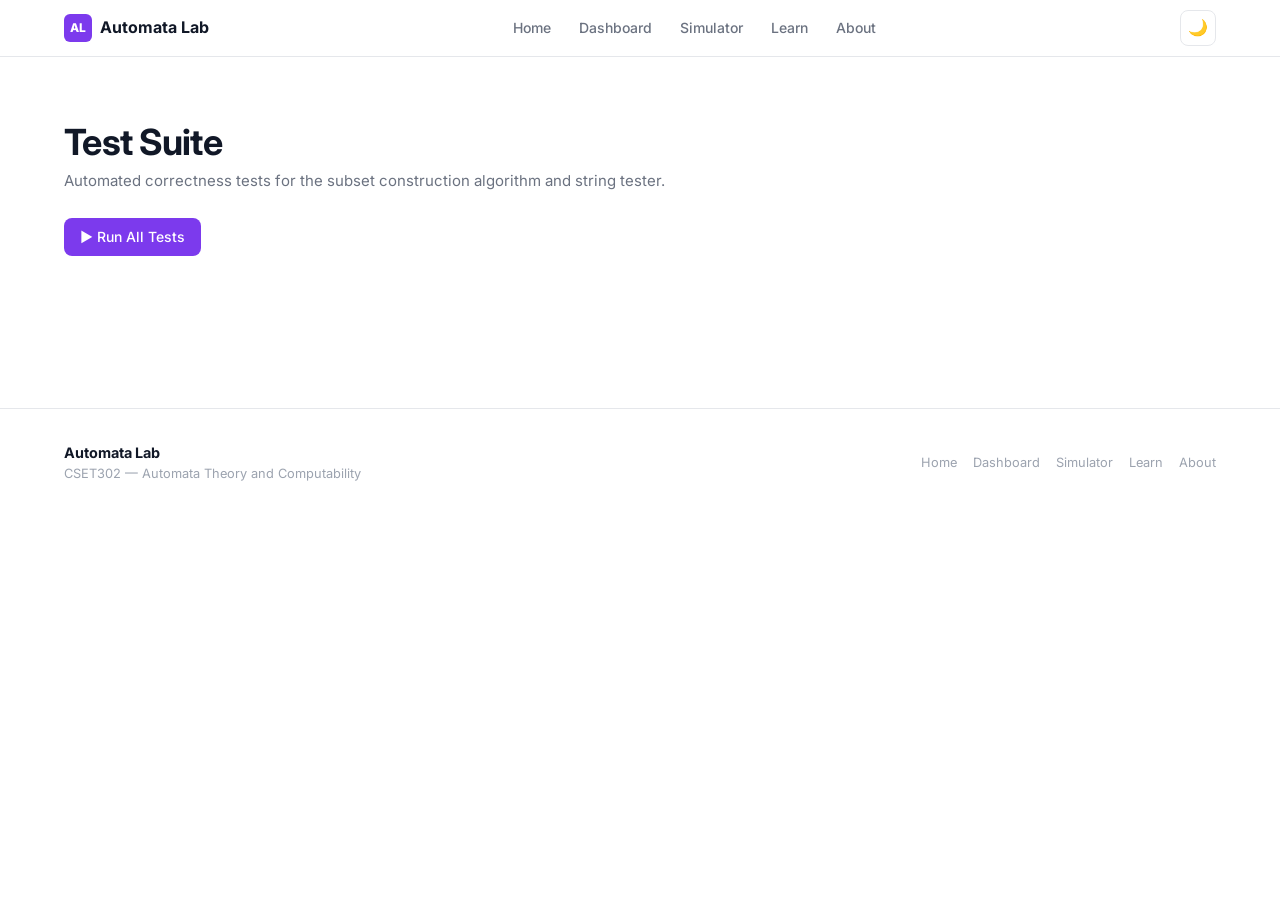
<file: tests.html>
<!DOCTYPE html>
<html lang="en">
<head>
  <meta charset="UTF-8" />
  <meta name="viewport" content="width=device-width, initial-scale=1.0" />
  <title>Test Suite — Automata Lab</title>
  <link rel="preconnect" href="https://fonts.googleapis.com" />
  <link rel="preconnect" href="https://fonts.gstatic.com" crossorigin />
  <link href="https://fonts.googleapis.com/css2?family=Inter:wght@400;500;600;700&family=JetBrains+Mono:wght@400;600&display=swap" rel="stylesheet" />
  <link rel="stylesheet" href="css/style.css" />
  <script src="js/components/layout.js" defer></script>
  <script src="js/utils/stateSetUtils.js"></script>
  <script src="js/validators/nfaValidator.js"></script>
  <script src="js/algorithms/nfaToDfa.js"></script>
</head>
<body>
<main>
<div class="section">
<div class="container">
  <h1 style="margin-bottom:.25rem">Test Suite</h1>
  <p style="margin-bottom:1.5rem">Automated correctness tests for the subset construction algorithm and string tester.</p>

  <div style="display:flex;gap:.75rem;align-items:center;margin-bottom:1.5rem;flex-wrap:wrap">
    <button class="btn btn-primary" id="run-all-btn">▶ Run All Tests</button>
    <div id="summary" class="badge" style="font-size:.875rem;padding:.375rem .875rem"></div>
  </div>

  <div id="test-results" style="display:flex;flex-direction:column;gap:.5rem" role="list" aria-live="polite"></div>
</div>
</div>
</main>

<script>
/* ─────────────────────────────────────────────────────────────
   Automata Lab Test Suite
   Tests subsetConstruction() and testStringOnDFA()
   ───────────────────────────────────────────────────────────── */

const TESTS = [

  // T-01: Single-state NFA
  {
    id: 'T-01',
    name: 'Single-state NFA — trivial DFA',
    description: 'NFA with one state that is both initial and final. DFA should have exactly one accepting state.',
    run() {
      const nfa = {
        states: ['q0'], alphabet: ['a'],
        initialState: 'q0', finalStates: ['q0'],
        transitions: { q0: { a: ['q0'] } }
      };
      const { dfa } = subsetConstruction(nfa);
      assert(dfa.states.length === 1, `Expected 1 DFA state, got ${dfa.states.length}`);
      assert(dfa.finalStates.length === 1, `Expected 1 accepting state, got ${dfa.finalStates.length}`);
      assert(dfa.initialState === '{q0}', `Expected initial state {q0}, got ${dfa.initialState}`);
    }
  },

  // T-02: Assignment example — canonical validation
  {
    id: 'T-02',
    name: 'Assignment example — 4-state DFA (canonical validation)',
    description: 'The NFA from the CSET302 assignment must produce exactly 4 DFA states.',
    run() {
      const nfa = {
        states: ['q0','q1','q2'], alphabet: ['0','1'],
        initialState: 'q0', finalStates: ['q2'],
        transitions: {
          q0: { '0': ['q0'], '1': ['q0','q1'] },
          q1: { '0': ['q2'], '1': ['q2'] },
          q2: { '0': ['q2'], '1': ['q2'] }
        }
      };
      const { dfa } = subsetConstruction(nfa);
      assert(dfa.states.length === 4, `Expected 4 DFA states, got ${dfa.states.length}: ${dfa.states.join(', ')}`);

      const expectedStates = ['{q0}','{q0,q1}','{q0,q2}','{q0,q1,q2}'];
      expectedStates.forEach(s => {
        assert(dfa.states.includes(s), `Missing expected DFA state: ${s}`);
      });

      const expectedFinals = ['{q0,q2}','{q0,q1,q2}'];
      expectedFinals.forEach(s => {
        assert(dfa.finalStates.includes(s), `Missing expected accepting state: ${s}`);
      });

      assert(!dfa.finalStates.includes('{q0}'), '{q0} should NOT be accepting');
      assert(!dfa.finalStates.includes('{q0,q1}'), '{q0,q1} should NOT be accepting');

      assert(dfa.deadState === null, 'No dead state expected for this NFA');

      // Check specific transitions
      assert(dfa.transitions['{q0}']['0'] === '{q0}', `δ({q0},0) should be {q0}`);
      assert(dfa.transitions['{q0}']['1'] === '{q0,q1}', `δ({q0},1) should be {q0,q1}`);
      assert(dfa.transitions['{q0,q1}']['0'] === '{q0,q2}', `δ({q0,q1},0) should be {q0,q2}`);
      assert(dfa.transitions['{q0,q1}']['1'] === '{q0,q1,q2}', `δ({q0,q1},1) should be {q0,q1,q2}`);
    }
  },

  // T-03: NFA with multiple final states
  {
    id: 'T-03',
    name: 'NFA with multiple final states',
    description: 'Any DFA subset containing q1 OR q2 should be accepting.',
    run() {
      const nfa = {
        states: ['q0','q1','q2'], alphabet: ['a','b'],
        initialState: 'q0', finalStates: ['q1','q2'],
        transitions: {
          q0: { a: ['q1'], b: ['q2'] },
          q1: { a: ['q1'], b: [] },
          q2: { a: [],     b: ['q2'] }
        }
      };
      const { dfa } = subsetConstruction(nfa);
      // Every state that includes q1 or q2 must be accepting
      dfa.states.forEach(s => {
        const set = s.replace(/[{}]/g,'').split(',').filter(Boolean);
        const shouldAccept = set.includes('q1') || set.includes('q2');
        const isAccepting  = dfa.finalStates.includes(s);
        if (s !== '∅') {
          assert(shouldAccept === isAccepting, `State ${s}: expected accepting=${shouldAccept}, got ${isAccepting}`);
        }
      });
    }
  },

  // T-04: Multiple transitions for same symbol
  {
    id: 'T-04',
    name: 'Multiple transitions for same symbol — correct union',
    description: 'δ*(S, a) must be the union of all individual δ(q, a) for q in S.',
    run() {
      const nfa = {
        states: ['s0','s1','s2','s3'], alphabet: ['a'],
        initialState: 's0', finalStates: ['s3'],
        transitions: {
          s0: { a: ['s1','s2'] },
          s1: { a: ['s3'] },
          s2: { a: ['s3'] },
          s3: { a: ['s3'] }
        }
      };
      const { dfa } = subsetConstruction(nfa);
      // From {s0} on 'a' → {s1,s2}
      assert(dfa.transitions['{s0}']['a'] === '{s1,s2}', `δ({s0},a) should be {s1,s2}, got ${dfa.transitions['{s0}'] && dfa.transitions['{s0}']['a']}`);
      // From {s1,s2} on 'a' → {s3}
      assert(dfa.transitions['{s1,s2}']['a'] === '{s3}', `δ({s1,s2},a) should be {s3}`);
    }
  },

  // T-05: Unreachable NFA states
  {
    id: 'T-05',
    name: 'Unreachable NFA states — not in DFA',
    description: 'Unreachable NFA states should not produce DFA states.',
    run() {
      const nfa = {
        states: ['q0','q1','q2'], alphabet: ['a'],
        initialState: 'q0', finalStates: ['q1'],
        transitions: {
          q0: { a: ['q1'] },
          q1: { a: ['q1'] },
          q2: { a: ['q2'] }  // q2 unreachable from q0
        }
      };
      const { dfa } = subsetConstruction(nfa);
      const allLabels = dfa.states.join(' ');
      assert(!allLabels.includes('q2') || allLabels.includes('q0,q2'), 'Unreachable state q2 should not appear alone in DFA states');
      // q2 should not appear as a standalone DFA state
      assert(!dfa.states.includes('{q2}'), 'Standalone {q2} should not exist (unreachable)');
    }
  },

  // T-06: Missing transitions → dead state
  {
    id: 'T-06',
    name: 'Missing transitions → dead/trap state created',
    description: 'When some NFA transitions are undefined, the DFA must have a dead state ∅.',
    run() {
      const nfa = {
        states: ['s0','s1'], alphabet: ['0','1'],
        initialState: 's0', finalStates: ['s1'],
        transitions: {
          s0: { '0': ['s1'] },  // s0 on '1' undefined; s1 on both undefined
          s1: {}
        }
      };
      const { dfa } = subsetConstruction(nfa);
      assert(dfa.deadState !== null, 'Dead state should be created');
      assert(dfa.states.includes('∅'), 'Dead state ∅ should be in DFA states');
      // Dead state should not be accepting
      assert(!dfa.finalStates.includes('∅'), 'Dead state ∅ must not be accepting');
      // All transitions from dead state should loop back to it
      dfa.alphabet.forEach(sym => {
        assert(dfa.transitions['∅'][sym] === '∅', `δ(∅,${sym}) should be ∅`);
      });
    }
  },

  // T-07: Self-loops
  {
    id: 'T-07',
    name: 'NFA with self-loops',
    description: 'Self-loops in the NFA must be preserved correctly in the DFA.',
    run() {
      const nfa = {
        states: ['p','q'], alphabet: ['0','1'],
        initialState: 'p', finalStates: ['q'],
        transitions: {
          p: { '0': ['p'], '1': ['p','q'] },
          q: { '0': ['q'], '1': ['q'] }
        }
      };
      const { dfa } = subsetConstruction(nfa);
      // {p} on 0 → {p}  (self-loop preserved)
      assert(dfa.transitions['{p}']['0'] === '{p}', `δ({p},0) should be {p} (self-loop)`);
      // {p,q} on 0 → {p,q} (both self-loop on 0)
      assert(dfa.transitions['{p,q}']['0'] === '{p,q}', `δ({p,q},0) should be {p,q}`);
    }
  },

  // T-08: Empty string — initial state IS accepting
  {
    id: 'T-08',
    name: 'String tester — empty string ε (initial accepting)',
    description: 'ε should be accepted when the DFA initial state is accepting.',
    run() {
      const nfa = {
        states: ['q0'], alphabet: ['a'],
        initialState: 'q0', finalStates: ['q0'],
        transitions: { q0: { a: ['q0'] } }
      };
      const { dfa } = subsetConstruction(nfa);
      const result = testStringOnDFA(dfa, '');
      assert(result.accepted === true, 'Empty string should be ACCEPTED when initial state is final');
      assert(result.verdict === 'ACCEPTED', `Expected ACCEPTED, got ${result.verdict}`);
    }
  },

  // T-09: Empty string — initial state NOT accepting
  {
    id: 'T-09',
    name: 'String tester — empty string ε (initial not accepting)',
    description: 'ε should be rejected when the DFA initial state is not accepting.',
    run() {
      const nfa = {
        states: ['q0','q1'], alphabet: ['a'],
        initialState: 'q0', finalStates: ['q1'],
        transitions: { q0: { a: ['q1'] }, q1: { a: [] } }
      };
      const { dfa } = subsetConstruction(nfa);
      const result = testStringOnDFA(dfa, '');
      assert(result.accepted === false, 'Empty string should be REJECTED when initial state is not final');
      assert(result.verdict === 'REJECTED', `Expected REJECTED, got ${result.verdict}`);
    }
  },

  // T-10: Valid accepted string
  {
    id: 'T-10',
    name: 'String tester — accepted string "10"',
    description: 'String "10" should be accepted by the assignment example DFA.',
    run() {
      const nfa = {
        states: ['q0','q1','q2'], alphabet: ['0','1'],
        initialState: 'q0', finalStates: ['q2'],
        transitions: {
          q0: { '0': ['q0'], '1': ['q0','q1'] },
          q1: { '0': ['q2'], '1': ['q2'] },
          q2: { '0': ['q2'], '1': ['q2'] }
        }
      };
      const { dfa } = subsetConstruction(nfa);
      const result = testStringOnDFA(dfa, '10');
      assert(result.accepted === true, `"10" should be ACCEPTED, got ${result.verdict}`);
    }
  },

  // T-11: Valid rejected string
  {
    id: 'T-11',
    name: 'String tester — rejected string "000"',
    description: 'String "000" should be rejected by the assignment example DFA (never reaches accepting state).',
    run() {
      const nfa = {
        states: ['q0','q1','q2'], alphabet: ['0','1'],
        initialState: 'q0', finalStates: ['q2'],
        transitions: {
          q0: { '0': ['q0'], '1': ['q0','q1'] },
          q1: { '0': ['q2'], '1': ['q2'] },
          q2: { '0': ['q2'], '1': ['q2'] }
        }
      };
      const { dfa } = subsetConstruction(nfa);
      const result = testStringOnDFA(dfa, '000');
      assert(result.accepted === false, `"000" should be REJECTED, got ${result.verdict}`);
    }
  },

  // T-12: Invalid alphabet symbol
  {
    id: 'T-12',
    name: 'String tester — invalid symbol in input',
    description: 'A string containing a symbol not in Σ should return verdict ERROR.',
    run() {
      const nfa = {
        states: ['q0','q1'], alphabet: ['0','1'],
        initialState: 'q0', finalStates: ['q1'],
        transitions: { q0: { '0': ['q0'], '1': ['q1'] }, q1: { '0': ['q1'], '1': ['q1'] } }
      };
      const { dfa } = subsetConstruction(nfa);
      const result = testStringOnDFA(dfa, '01a');
      assert(result.verdict === 'ERROR', `Expected ERROR for symbol 'a', got ${result.verdict}`);
      assert(result.errorSymbol === 'a', `Expected errorSymbol 'a', got ${result.errorSymbol}`);
    }
  },

  // T-13: String leading to dead state
  {
    id: 'T-13',
    name: 'String tester — string entering dead state',
    description: 'A string that leads to the dead state ∅ must be rejected.',
    run() {
      const nfa = {
        states: ['s0','s1'], alphabet: ['0','1'],
        initialState: 's0', finalStates: ['s1'],
        transitions: {
          s0: { '0': ['s1'] },
          s1: {}
        }
      };
      const { dfa } = subsetConstruction(nfa);
      // "01" should go s0→s1 on '0', then s1→∅ on '1'
      const result = testStringOnDFA(dfa, '01');
      assert(result.accepted === false, `"01" should be REJECTED after entering dead state`);
      assert(result.verdict === 'REJECTED', `Expected REJECTED, got ${result.verdict}`);
    }
  }
];

// ── Test Runner ──────────────────────────────────────────────

function assert(condition, message) {
  if (!condition) throw new Error(message || 'Assertion failed');
}

function runTest(test) {
  const start = performance.now();
  try {
    test.run();
    const ms = (performance.now() - start).toFixed(1);
    return { id: test.id, name: test.name, description: test.description, passed: true, ms };
  } catch (e) {
    const ms = (performance.now() - start).toFixed(1);
    return { id: test.id, name: test.name, description: test.description, passed: false, error: e.message, ms };
  }
}

function renderResult(result) {
  const div = document.createElement('div');
  div.setAttribute('role', 'listitem');
  div.style.cssText = `
    display:flex; gap:.75rem; align-items:flex-start;
    padding:.875rem 1rem;
    border-radius:8px;
    border:1px solid ${result.passed ? 'var(--success)' : 'var(--danger)'};
    background:${result.passed ? 'var(--success-bg)' : 'var(--danger-bg)'};
  `;
  div.innerHTML = `
    <div style="font-size:1.25rem;margin-top:-.1rem">${result.passed ? '✓' : '✗'}</div>
    <div style="flex:1">
      <div style="display:flex;gap:.625rem;align-items:center;flex-wrap:wrap;margin-bottom:.2rem">
        <span class="font-mono text-xs" style="color:var(--text-muted)">${result.id}</span>
        <span style="font-weight:600;font-size:.875rem;color:var(--text)">${result.name}</span>
        <span class="text-xs text-muted" style="margin-left:auto">${result.ms}ms</span>
      </div>
      <div style="font-size:.8rem;color:var(--text-secondary)">${result.description}</div>
      ${result.error ? `<div class="alert alert-error" style="margin-top:.5rem;font-size:.8rem;font-family:var(--font-mono)">${result.error}</div>` : ''}
    </div>
  `;
  return div;
}

document.getElementById('run-all-btn').addEventListener('click', function () {
  const container = document.getElementById('test-results');
  const summary   = document.getElementById('summary');
  container.innerHTML = '';
  summary.textContent = 'Running…';

  let passed = 0, failed = 0;

  TESTS.forEach(function (test) {
    const result = runTest(test);
    container.appendChild(renderResult(result));
    if (result.passed) passed++; else failed++;
  });

  const total = passed + failed;
  summary.textContent = `${passed} / ${total} passed`;
  summary.className = 'badge ' + (failed === 0 ? 'badge-active' : 'badge-warning');
  summary.style.fontSize = '.875rem';
  summary.style.padding = '.375rem .875rem';
});
</script>
</body>
</html>
</file>
<file: css/style.css>
/* ============================================================
   Automata Lab — Main Stylesheet
   Design system: minimal, professional, Linear/Vercel-inspired
   ============================================================ */

/* ── CSS Variables ─────────────────────────────────────────── */
:root {
  --bg:              #ffffff;
  --bg-elevated:     #f9fafb;
  --bg-subtle:       #f3f4f6;
  --border:          #e5e7eb;
  --border-strong:   #d1d5db;
  --text:            #111827;
  --text-secondary:  #6b7280;
  --text-muted:      #9ca3af;
  --accent:          #7c3aed;
  --accent-light:    #ede9fe;
  --accent-hover:    #6d28d9;
  --success:         #059669;
  --success-bg:      #ecfdf5;
  --danger:          #dc2626;
  --danger-bg:       #fef2f2;
  --warning:         #d97706;
  --warning-bg:      #fffbeb;
  --info:            #2563eb;
  --info-bg:         #eff6ff;
  --node-normal:     #f3f4f6;
  --node-initial:    #ede9fe;
  --node-final:      #d1fae5;
  --node-dead:       #fee2e2;
  --node-active:     #fef9c3;
  --node-new:        #dbeafe;
  --radius:          8px;
  --radius-lg:       12px;
  --radius-xl:       16px;
  --shadow-sm:       0 1px 2px 0 rgba(0,0,0,.05);
  --shadow:          0 1px 3px 0 rgba(0,0,0,.1), 0 1px 2px -1px rgba(0,0,0,.1);
  --shadow-md:       0 4px 6px -1px rgba(0,0,0,.1), 0 2px 4px -2px rgba(0,0,0,.1);
  --shadow-lg:       0 10px 15px -3px rgba(0,0,0,.1), 0 4px 6px -4px rgba(0,0,0,.1);
  --font-sans:       'Inter', system-ui, -apple-system, sans-serif;
  --font-mono:       'JetBrains Mono', 'Fira Code', monospace;
  --transition:      150ms cubic-bezier(0.4, 0, 0.2, 1);
}

[data-theme="dark"] {
  --bg:              #0a0a0a;
  --bg-elevated:     #111111;
  --bg-subtle:       #1a1a1a;
  --border:          #262626;
  --border-strong:   #404040;
  --text:            #f5f5f5;
  --text-secondary:  #a3a3a3;
  --text-muted:      #737373;
  --accent:          #a78bfa;
  --accent-light:    #1e1333;
  --accent-hover:    #c4b5fd;
  --success:         #34d399;
  --success-bg:      #022c22;
  --danger:          #f87171;
  --danger-bg:       #2c0a0a;
  --warning:         #fbbf24;
  --warning-bg:      #271d0a;
  --info:            #60a5fa;
  --info-bg:         #0c1a35;
  --node-normal:     #1a1a1a;
  --node-initial:    #1e1333;
  --node-final:      #022c22;
  --node-dead:       #2c0a0a;
  --node-active:     #2d2000;
  --node-new:        #0c1a35;
}

/* ── Reset ─────────────────────────────────────────────────── */
*, *::before, *::after { box-sizing: border-box; margin: 0; padding: 0; }
html { scroll-behavior: smooth; }
body {
  font-family: var(--font-sans);
  background: var(--bg);
  color: var(--text);
  line-height: 1.6;
  font-size: 15px;
  transition: background var(--transition), color var(--transition);
}
a { color: var(--accent); text-decoration: none; }
a:hover { text-decoration: underline; }
img, svg { display: block; }
input, select, textarea, button { font: inherit; }

/* ── Typography ─────────────────────────────────────────────── */
h1 { font-size: 2.25rem; font-weight: 700; line-height: 1.2; letter-spacing: -0.02em; }
h2 { font-size: 1.5rem;  font-weight: 600; line-height: 1.3; letter-spacing: -0.01em; }
h3 { font-size: 1.125rem;font-weight: 600; line-height: 1.4; }
h4 { font-size: 1rem;    font-weight: 600; }
p  { color: var(--text-secondary); line-height: 1.7; }
code, .mono { font-family: var(--font-mono); font-size: 0.875em; }

/* ── Layout ─────────────────────────────────────────────────── */
.container { max-width: 1200px; margin: 0 auto; padding: 0 1.5rem; }
.container-sm { max-width: 760px; margin: 0 auto; padding: 0 1.5rem; }

/* ── Navbar ─────────────────────────────────────────────────── */
.navbar {
  position: sticky; top: 0; z-index: 100;
  background: var(--bg);
  border-bottom: 1px solid var(--border);
  backdrop-filter: blur(12px);
  -webkit-backdrop-filter: blur(12px);
  background: rgba(255,255,255,0.85);
}
[data-theme="dark"] .navbar { background: rgba(10,10,10,0.85); }

.navbar-inner {
  display: flex; align-items: center; justify-content: space-between;
  height: 56px; gap: 2rem;
}
.navbar-logo {
  display: flex; align-items: center; gap: 0.5rem;
  font-weight: 700; font-size: 1rem; color: var(--text);
  text-decoration: none;
}
.navbar-logo-icon {
  width: 28px; height: 28px;
  background: var(--accent);
  border-radius: 6px;
  display: flex; align-items: center; justify-content: center;
  color: white; font-size: 0.75rem; font-weight: 800;
}
.navbar-links {
  display: flex; align-items: center; gap: 0.25rem;
  list-style: none;
}
.navbar-links a {
  padding: 0.375rem 0.75rem;
  border-radius: var(--radius);
  font-size: 0.875rem; font-weight: 500;
  color: var(--text-secondary);
  transition: color var(--transition), background var(--transition);
}
.navbar-links a:hover, .navbar-links a.active {
  color: var(--text); background: var(--bg-subtle); text-decoration: none;
}
.navbar-actions { display: flex; align-items: center; gap: 0.5rem; }

.theme-toggle {
  width: 36px; height: 36px;
  border: 1px solid var(--border);
  border-radius: var(--radius);
  background: var(--bg);
  cursor: pointer;
  display: flex; align-items: center; justify-content: center;
  font-size: 1rem;
  transition: background var(--transition), border-color var(--transition);
}
.theme-toggle:hover { background: var(--bg-subtle); }

/* Mobile nav toggle */
.nav-toggle {
  display: none;
  width: 36px; height: 36px;
  border: 1px solid var(--border);
  border-radius: var(--radius);
  background: var(--bg);
  cursor: pointer;
  align-items: center; justify-content: center;
  font-size: 1.25rem;
}

/* ── Buttons ─────────────────────────────────────────────────── */
.btn {
  display: inline-flex; align-items: center; justify-content: center;
  gap: 0.5rem;
  padding: 0.5rem 1rem;
  border-radius: var(--radius);
  font-size: 0.875rem; font-weight: 500;
  cursor: pointer; border: none;
  transition: all var(--transition);
  text-decoration: none;
  white-space: nowrap;
}
.btn:focus-visible { outline: 2px solid var(--accent); outline-offset: 2px; }
.btn:disabled { opacity: 0.5; cursor: not-allowed; pointer-events: none; }

.btn-primary {
  background: var(--accent); color: white;
}
.btn-primary:hover { background: var(--accent-hover); text-decoration: none; }

.btn-secondary {
  background: var(--bg-subtle); color: var(--text);
  border: 1px solid var(--border);
}
.btn-secondary:hover { background: var(--bg-elevated); text-decoration: none; }

.btn-ghost {
  background: transparent; color: var(--text-secondary);
  border: 1px solid transparent;
}
.btn-ghost:hover { background: var(--bg-subtle); color: var(--text); }

.btn-danger {
  background: var(--danger-bg); color: var(--danger);
  border: 1px solid var(--danger);
}
.btn-danger:hover { background: var(--danger); color: white; }

.btn-success {
  background: var(--success); color: white;
}
.btn-success:hover { background: #047857; }

.btn-sm { padding: 0.3rem 0.65rem; font-size: 0.8rem; }
.btn-lg { padding: 0.75rem 1.5rem; font-size: 1rem; }
.btn-icon { padding: 0.5rem; width: 36px; }

/* ── Cards ───────────────────────────────────────────────────── */
.card {
  background: var(--bg);
  border: 1px solid var(--border);
  border-radius: var(--radius-lg);
  padding: 1.25rem;
  transition: border-color var(--transition), box-shadow var(--transition);
}
.card:hover { border-color: var(--border-strong); box-shadow: var(--shadow-md); }
.card-elevated {
  background: var(--bg-elevated);
  border: 1px solid var(--border);
  border-radius: var(--radius-lg);
  padding: 1.25rem;
}

/* ── Badges ──────────────────────────────────────────────────── */
.badge {
  display: inline-flex; align-items: center; gap: 0.25rem;
  padding: 0.2rem 0.6rem;
  border-radius: 999px;
  font-size: 0.75rem; font-weight: 500;
}
.badge-active   { background: var(--success-bg); color: var(--success); }
.badge-soon     { background: var(--bg-subtle); color: var(--text-muted); border: 1px solid var(--border); }
.badge-accent   { background: var(--accent-light); color: var(--accent); }
.badge-warning  { background: var(--warning-bg); color: var(--warning); }
.badge-info     { background: var(--info-bg); color: var(--info); }

/* ── Forms ───────────────────────────────────────────────────── */
.form-group { display: flex; flex-direction: column; gap: 0.375rem; }
.form-label { font-size: 0.875rem; font-weight: 500; color: var(--text); }
.form-hint  { font-size: 0.8rem; color: var(--text-muted); }

.form-input, .form-select, .form-textarea {
  background: var(--bg);
  border: 1px solid var(--border);
  border-radius: var(--radius);
  padding: 0.5rem 0.75rem;
  font-size: 0.875rem;
  color: var(--text);
  width: 100%;
  transition: border-color var(--transition), box-shadow var(--transition);
  outline: none;
}
.form-input:focus, .form-select:focus, .form-textarea:focus {
  border-color: var(--accent);
  box-shadow: 0 0 0 3px rgba(124, 58, 237, 0.15);
}
.form-input::placeholder { color: var(--text-muted); }
.form-input.error { border-color: var(--danger); }
.form-input.error:focus { box-shadow: 0 0 0 3px rgba(220, 38, 38, 0.15); }

/* Chips (state tags) */
.chip-list { display: flex; flex-wrap: wrap; gap: 0.375rem; }
.chip {
  display: inline-flex; align-items: center; gap: 0.3rem;
  padding: 0.25rem 0.5rem 0.25rem 0.625rem;
  background: var(--bg-subtle);
  border: 1px solid var(--border);
  border-radius: 999px;
  font-size: 0.8rem; font-weight: 500; font-family: var(--font-mono);
  color: var(--text);
}
.chip-initial { background: var(--node-initial); border-color: var(--accent); color: var(--accent); }
.chip-final   { background: var(--node-final); border-color: var(--success); color: var(--success); }
.chip-remove {
  width: 16px; height: 16px; border-radius: 50%;
  background: none; border: none; cursor: pointer;
  color: var(--text-muted); font-size: 0.75rem;
  display: flex; align-items: center; justify-content: center;
  line-height: 1;
}
.chip-remove:hover { color: var(--danger); background: var(--danger-bg); }

/* ── Error Messages ──────────────────────────────────────────── */
.error-list {
  list-style: none;
  background: var(--danger-bg);
  border: 1px solid var(--danger);
  border-radius: var(--radius);
  padding: 0.75rem 1rem;
}
.error-list li {
  font-size: 0.875rem; color: var(--danger);
  padding: 0.1rem 0;
}
.error-list li::before { content: '✕  '; }

.alert {
  padding: 0.75rem 1rem;
  border-radius: var(--radius);
  font-size: 0.875rem;
  border: 1px solid transparent;
}
.alert-error   { background: var(--danger-bg);  color: var(--danger);  border-color: var(--danger); }
.alert-success { background: var(--success-bg); color: var(--success); border-color: var(--success); }
.alert-info    { background: var(--info-bg);    color: var(--info);    border-color: var(--info); }
.alert-warning { background: var(--warning-bg); color: var(--warning); border-color: var(--warning); }

/* ── Transition Table ────────────────────────────────────────── */
.table-wrap { overflow-x: auto; border-radius: var(--radius-lg); border: 1px solid var(--border); }
.trans-table { width: 100%; border-collapse: collapse; font-size: 0.875rem; }
.trans-table th {
  background: var(--bg-subtle);
  padding: 0.625rem 1rem;
  text-align: left; font-weight: 600;
  border-bottom: 1px solid var(--border);
  white-space: nowrap;
}
.trans-table td {
  padding: 0.5rem 1rem;
  border-bottom: 1px solid var(--border);
  font-family: var(--font-mono);
  font-size: 0.8rem;
}
.trans-table tr:last-child td { border-bottom: none; }
.trans-table tr:hover td { background: var(--bg-subtle); }
.trans-table td.state-cell { font-weight: 600; color: var(--text); }
.trans-table tr.row-active td { background: var(--node-active) !important; }
.trans-table td.cell-dead { color: var(--danger); }

/* ── Graph Canvas ────────────────────────────────────────────── */
#graph-container {
  width: 100%; height: 480px;
  background: var(--bg-elevated);
  border: 1px solid var(--border);
  border-radius: var(--radius-lg);
  position: relative; overflow: hidden;
}
#graph-canvas { width: 100%; height: 100%; }

/* SVG automata graph */
.graph-svg { width: 100%; height: 100%; overflow: visible; }
.graph-node circle {
  stroke-width: 2;
  cursor: grab;
  transition: all 0.2s;
}
.graph-node:active circle { cursor: grabbing; }
.graph-node text {
  font-family: var(--font-mono);
  font-size: 13px;
  font-weight: 600;
  pointer-events: none;
  dominant-baseline: middle;
  text-anchor: middle;
}
.node-normal circle   { fill: var(--node-normal);  stroke: var(--border-strong); }
.node-initial circle  { fill: var(--node-initial); stroke: var(--accent); }
.node-final circle    { fill: var(--node-final);   stroke: var(--success); }
.node-dead circle     { fill: var(--node-dead);    stroke: var(--danger); stroke-dasharray: 5,3; }
.node-active circle   { fill: var(--node-active);  stroke: var(--warning); stroke-width: 3; }
.node-new circle      { fill: var(--node-new);     stroke: var(--info); stroke-width: 3; }

.graph-edge path    { fill: none; stroke: var(--text-secondary); stroke-width: 1.8; }
.graph-edge text    { font-family: var(--font-mono); font-size: 12px; fill: var(--text); }
.graph-edge .label-bg { fill: var(--bg); }

/* Graph controls */
.graph-controls {
  position: absolute; bottom: 12px; right: 12px;
  display: flex; flex-direction: column; gap: 4px;
}
.graph-btn {
  width: 32px; height: 32px;
  background: var(--bg);
  border: 1px solid var(--border);
  border-radius: var(--radius);
  cursor: pointer; font-size: 1rem;
  display: flex; align-items: center; justify-content: center;
  box-shadow: var(--shadow-sm);
  transition: background var(--transition);
}
.graph-btn:hover { background: var(--bg-subtle); }

/* ── Step Execution Panel ────────────────────────────────────── */
.execution-controls {
  display: flex; align-items: center; gap: 0.5rem; flex-wrap: wrap;
}
.step-counter {
  font-family: var(--font-mono); font-size: 0.875rem;
  color: var(--text-secondary); padding: 0.375rem 0.75rem;
  background: var(--bg-subtle); border-radius: var(--radius);
  border: 1px solid var(--border);
  white-space: nowrap;
}
.speed-select {
  padding: 0.375rem 0.625rem;
  border: 1px solid var(--border); border-radius: var(--radius);
  background: var(--bg); color: var(--text);
  font-size: 0.8rem; cursor: pointer;
}

.step-box {
  background: var(--bg-elevated);
  border: 1px solid var(--border);
  border-radius: var(--radius-lg);
  padding: 1rem;
  font-size: 0.875rem;
  line-height: 1.6;
  min-height: 80px;
}
.step-box .step-label { font-weight: 600; color: var(--accent); margin-bottom: 0.5rem; font-size: 0.8rem; text-transform: uppercase; letter-spacing: 0.05em; }
.step-detail { display: flex; gap: 0.5rem; margin: 0.25rem 0; }
.step-detail-key { color: var(--text-muted); min-width: 120px; font-size: 0.8rem; }
.step-detail-val { font-family: var(--font-mono); font-size: 0.8rem; color: var(--text); }

.queue-list { display: flex; flex-wrap: wrap; gap: 0.375rem; }
.queue-item {
  font-family: var(--font-mono); font-size: 0.75rem;
  padding: 0.2rem 0.5rem;
  background: var(--info-bg); color: var(--info);
  border-radius: 999px; border: 1px solid var(--info);
}

/* ── String Tester ───────────────────────────────────────────── */
.string-tester { display: flex; flex-direction: column; gap: 1rem; }
.string-input-row { display: flex; gap: 0.5rem; }
.string-input-row .form-input { flex: 1; font-family: var(--font-mono); }

.trace-list { list-style: none; display: flex; flex-direction: column; gap: 0.25rem; }
.trace-item {
  display: flex; align-items: center; gap: 0.5rem;
  padding: 0.4rem 0.75rem;
  background: var(--bg-elevated);
  border: 1px solid var(--border);
  border-radius: var(--radius);
  font-size: 0.8rem; font-family: var(--font-mono);
}
.trace-item .trace-char { font-weight: 700; color: var(--accent); min-width: 24px; }
.trace-item .trace-arrow { color: var(--text-muted); }
.trace-item .trace-state { color: var(--text); }
.trace-item.trace-accepted { border-color: var(--success); background: var(--success-bg); }
.trace-item.trace-rejected { border-color: var(--danger); background: var(--danger-bg); }
.trace-item.trace-dead     { border-color: var(--warning); background: var(--warning-bg); }

.verdict {
  text-align: center;
  padding: 1rem;
  border-radius: var(--radius-lg);
  font-size: 1.25rem; font-weight: 700; letter-spacing: 0.05em;
}
.verdict-accepted { background: var(--success-bg); color: var(--success); border: 2px solid var(--success); }
.verdict-rejected { background: var(--danger-bg);  color: var(--danger);  border: 2px solid var(--danger); }
.verdict-error    { background: var(--warning-bg); color: var(--warning); border: 2px solid var(--warning); }

/* ── Sections and Dividers ───────────────────────────────────── */
.section { padding: 4rem 0; }
.section-sm { padding: 2rem 0; }
.section-title { margin-bottom: 0.5rem; }
.section-subtitle { color: var(--text-secondary); font-size: 1.0625rem; margin-bottom: 2.5rem; max-width: 560px; }
.divider { height: 1px; background: var(--border); margin: 2rem 0; }

/* ── Grid layouts ────────────────────────────────────────────── */
.grid-2 { display: grid; grid-template-columns: repeat(2, 1fr); gap: 1rem; }
.grid-3 { display: grid; grid-template-columns: repeat(3, 1fr); gap: 1rem; }
.grid-4 { display: grid; grid-template-columns: repeat(4, 1fr); gap: 1rem; }
.grid-auto { display: grid; grid-template-columns: repeat(auto-fill, minmax(280px, 1fr)); gap: 1rem; }

/* ── Simulator Workspace Layout ──────────────────────────────── */
.workspace {
  display: grid;
  grid-template-columns: 340px 1fr;
  gap: 1rem;
  align-items: start;
}
.workspace-panel {
  display: flex; flex-direction: column; gap: 1rem;
}
.panel-header {
  display: flex; align-items: center; justify-content: space-between;
  margin-bottom: 0.75rem;
}
.panel-title { font-size: 0.875rem; font-weight: 600; text-transform: uppercase; letter-spacing: 0.05em; color: var(--text-secondary); }

/* Tabs */
.tabs { display: flex; gap: 0; border-bottom: 1px solid var(--border); margin-bottom: 1rem; }
.tab-btn {
  padding: 0.625rem 1rem;
  font-size: 0.875rem; font-weight: 500;
  color: var(--text-secondary);
  background: none; border: none;
  border-bottom: 2px solid transparent;
  cursor: pointer; transition: all var(--transition);
  margin-bottom: -1px;
}
.tab-btn:hover { color: var(--text); }
.tab-btn.active { color: var(--accent); border-bottom-color: var(--accent); }
.tab-pane { display: none; }
.tab-pane.active { display: block; }

/* ── Simulator Module Cards ──────────────────────────────────── */
.module-card {
  background: var(--bg);
  border: 1px solid var(--border);
  border-radius: var(--radius-lg);
  padding: 1.25rem;
  display: flex; flex-direction: column; gap: 0.75rem;
  transition: border-color var(--transition), box-shadow var(--transition);
  cursor: pointer; text-decoration: none;
}
.module-card:hover {
  border-color: var(--border-strong);
  box-shadow: var(--shadow-md);
  text-decoration: none;
}
.module-card.active-module { border-color: var(--accent); }
.module-card.active-module:hover { border-color: var(--accent-hover); box-shadow: 0 0 0 3px rgba(124,58,237,.15); }
.module-card.coming-soon { opacity: 0.7; cursor: default; }

.module-icon {
  width: 40px; height: 40px;
  background: var(--bg-subtle);
  border: 1px solid var(--border);
  border-radius: var(--radius);
  display: flex; align-items: center; justify-content: center;
  font-size: 1rem; font-family: var(--font-mono); font-weight: 700; color: var(--text-secondary);
}
.active-module .module-icon { background: var(--accent-light); border-color: var(--accent); color: var(--accent); }
.module-title { font-weight: 600; font-size: 0.9375rem; color: var(--text); }
.module-desc  { font-size: 0.8rem; color: var(--text-secondary); line-height: 1.5; flex: 1; }
.module-meta  { display: flex; align-items: center; gap: 0.5rem; flex-wrap: wrap; }

/* ── Hero (Home) ─────────────────────────────────────────────── */
.hero {
  padding: 5rem 0 4rem;
  text-align: center;
}
.hero-kicker {
  display: inline-flex; align-items: center; gap: 0.5rem;
  font-size: 0.8rem; font-weight: 500; text-transform: uppercase; letter-spacing: 0.08em;
  color: var(--accent);
  background: var(--accent-light);
  padding: 0.3rem 0.75rem; border-radius: 999px;
  margin-bottom: 1.5rem;
}
.hero h1 { margin-bottom: 1rem; }
.hero p  { font-size: 1.125rem; max-width: 560px; margin: 0 auto 2.5rem; }
.hero-actions { display: flex; gap: 0.75rem; justify-content: center; flex-wrap: wrap; }

/* Feature strip */
.feature-strip {
  display: flex; gap: 1.5rem; flex-wrap: wrap;
  justify-content: center;
  padding: 1.5rem;
  background: var(--bg-elevated);
  border-radius: var(--radius-lg);
  border: 1px solid var(--border);
}
.feature-item { display: flex; align-items: center; gap: 0.5rem; font-size: 0.875rem; color: var(--text-secondary); }
.feature-item .fi-icon { color: var(--success); font-size: 1rem; }

/* Steps */
.steps { display: flex; gap: 1rem; flex-wrap: wrap; }
.step-card {
  flex: 1; min-width: 200px;
  background: var(--bg-elevated);
  border: 1px solid var(--border);
  border-radius: var(--radius-lg);
  padding: 1.25rem;
}
.step-num {
  width: 32px; height: 32px;
  background: var(--accent);
  color: white; border-radius: 50%;
  font-weight: 700; font-size: 0.875rem;
  display: flex; align-items: center; justify-content: center;
  margin-bottom: 0.75rem;
}
.step-card h3 { margin-bottom: 0.25rem; }

/* ── Learning Page ───────────────────────────────────────────── */
.learn-section {
  background: var(--bg-elevated);
  border: 1px solid var(--border);
  border-radius: var(--radius-xl);
  padding: 2rem;
  margin-bottom: 1.5rem;
}
.learn-section h2 { margin-bottom: 1rem; }
.learn-section p  { margin-bottom: 0.75rem; }
.math-def {
  background: var(--bg-subtle);
  border-left: 3px solid var(--accent);
  padding: 0.75rem 1rem;
  border-radius: 0 var(--radius) var(--radius) 0;
  font-family: var(--font-mono); font-size: 0.875rem;
  color: var(--text); margin: 0.75rem 0;
}
.comparison-table { width: 100%; border-collapse: collapse; font-size: 0.875rem; }
.comparison-table th, .comparison-table td {
  padding: 0.625rem 1rem; text-align: left;
  border-bottom: 1px solid var(--border);
}
.comparison-table th { font-weight: 600; background: var(--bg-subtle); }
.complexity-badge {
  display: inline-block;
  background: var(--warning-bg); color: var(--warning);
  border: 1px solid var(--warning);
  padding: 0.25rem 0.75rem; border-radius: 999px;
  font-family: var(--font-mono); font-size: 0.875rem;
}
.practice-q {
  background: var(--bg);
  border: 1px solid var(--border);
  border-radius: var(--radius);
  padding: 0.75rem 1rem; margin: 0.5rem 0;
  font-size: 0.875rem; color: var(--text);
}
.practice-q strong { color: var(--accent); }

/* ── Footer ──────────────────────────────────────────────────── */
footer {
  border-top: 1px solid var(--border);
  padding: 2rem 0;
  margin-top: 4rem;
}
.footer-inner {
  display: flex; align-items: center; justify-content: space-between;
  gap: 1rem; flex-wrap: wrap;
}
.footer-logo { font-weight: 700; font-size: 0.9rem; color: var(--text); }
.footer-info { font-size: 0.8rem; color: var(--text-muted); }
.footer-links { display: flex; gap: 1rem; }
.footer-links a { font-size: 0.8rem; color: var(--text-muted); }
.footer-links a:hover { color: var(--text); }

/* ── Coming Soon page ────────────────────────────────────────── */
.coming-soon-page {
  display: flex; flex-direction: column; align-items: center;
  justify-content: center; text-align: center;
  padding: 6rem 2rem; gap: 1rem;
}
.coming-soon-icon {
  font-size: 3rem; margin-bottom: 0.5rem;
}
.coming-soon-page h1 { font-size: 1.75rem; }

/* ── Empty state ─────────────────────────────────────────────── */
.empty-state {
  display: flex; flex-direction: column; align-items: center;
  justify-content: center; text-align: center;
  padding: 3rem 1.5rem; gap: 0.75rem;
  color: var(--text-muted);
}
.empty-state .empty-icon { font-size: 2.5rem; }
.empty-state p { font-size: 0.875rem; }

/* ── Tooltip ─────────────────────────────────────────────────── */
[data-tooltip] { position: relative; }
[data-tooltip]::after {
  content: attr(data-tooltip);
  position: absolute; bottom: calc(100% + 6px); left: 50%;
  transform: translateX(-50%);
  background: var(--text); color: var(--bg);
  font-size: 0.75rem; padding: 0.3rem 0.6rem;
  border-radius: var(--radius); white-space: nowrap;
  opacity: 0; pointer-events: none;
  transition: opacity var(--transition);
  z-index: 200;
}
[data-tooltip]:hover::after { opacity: 1; }

/* ── Animations ──────────────────────────────────────────────── */
@keyframes fadeIn  { from { opacity: 0; transform: translateY(8px); } to { opacity: 1; transform: translateY(0); } }
@keyframes pulse   { 0%,100% { opacity: 1; } 50% { opacity: 0.6; } }
@keyframes spin    { to { transform: rotate(360deg); } }

.animate-in   { animation: fadeIn 0.2s ease both; }
.animate-pulse { animation: pulse 1.5s ease infinite; }
.spinner      { animation: spin 0.7s linear infinite; display: inline-block; }

/* ── Utility ─────────────────────────────────────────────────── */
.sr-only { position: absolute; width: 1px; height: 1px; padding: 0; margin: -1px; overflow: hidden; clip: rect(0,0,0,0); border: 0; }
.truncate { overflow: hidden; text-overflow: ellipsis; white-space: nowrap; }
.flex     { display: flex; }
.flex-col { display: flex; flex-direction: column; }
.items-center  { align-items: center; }
.justify-between { justify-content: space-between; }
.gap-1 { gap: 0.25rem; } .gap-2 { gap: 0.5rem; } .gap-3 { gap: 0.75rem; } .gap-4 { gap: 1rem; }
.mt-1 { margin-top: 0.25rem; } .mt-2 { margin-top: 0.5rem; } .mt-3 { margin-top: 0.75rem; } .mt-4 { margin-top: 1rem; }
.mb-1 { margin-bottom: 0.25rem; } .mb-2 { margin-bottom: 0.5rem; } .mb-3 { margin-bottom: 0.75rem; } .mb-4 { margin-bottom: 1rem; }
.w-full { width: 100%; }
.text-sm { font-size: 0.875rem; }
.text-xs { font-size: 0.75rem; }
.font-mono { font-family: var(--font-mono); }
.font-bold { font-weight: 700; }
.text-muted { color: var(--text-muted); }
.text-accent { color: var(--accent); }
.text-success { color: var(--success); }
.text-danger  { color: var(--danger); }

/* ── Responsive ──────────────────────────────────────────────── */
@media (max-width: 900px) {
  .workspace { grid-template-columns: 1fr; }
  .grid-3, .grid-4 { grid-template-columns: repeat(2, 1fr); }
  h1 { font-size: 1.875rem; }
}
@media (max-width: 640px) {
  .container { padding: 0 1rem; }
  .navbar-links { display: none; flex-direction: column; position: absolute; top: 56px; left: 0; right: 0; background: var(--bg); border-bottom: 1px solid var(--border); padding: 1rem; z-index: 99; }
  .navbar-links.open { display: flex; }
  .nav-toggle { display: flex; }
  .grid-2, .grid-3, .grid-4 { grid-template-columns: 1fr; }
  .hero { padding: 3rem 0 2rem; }
  h1 { font-size: 1.625rem; }
  .steps { flex-direction: column; }
  .execution-controls { gap: 0.375rem; }
  #graph-container { height: 320px; }
}

/* ── NFA transition grid ─────────────────────────────────────── */
.transition-grid { width: 100%; border-collapse: collapse; font-size: 0.8rem; }
.transition-grid th {
  background: var(--bg-subtle); padding: 0.5rem 0.625rem;
  text-align: center; font-weight: 600; font-family: var(--font-mono);
  border: 1px solid var(--border);
}
.transition-grid td {
  padding: 0.375rem 0.5rem;
  border: 1px solid var(--border);
  text-align: center; font-family: var(--font-mono); font-size: 0.75rem;
}
.transition-grid td input {
  width: 100%; min-width: 70px;
  background: none; border: none; outline: none;
  font-family: var(--font-mono); font-size: 0.75rem;
  color: var(--text); text-align: center;
  padding: 0.2rem;
}
.transition-grid td input:focus { background: var(--accent-light); border-radius: 3px; }
.transition-grid .row-state { font-weight: 600; color: var(--text); background: var(--bg-elevated); }
</file>
